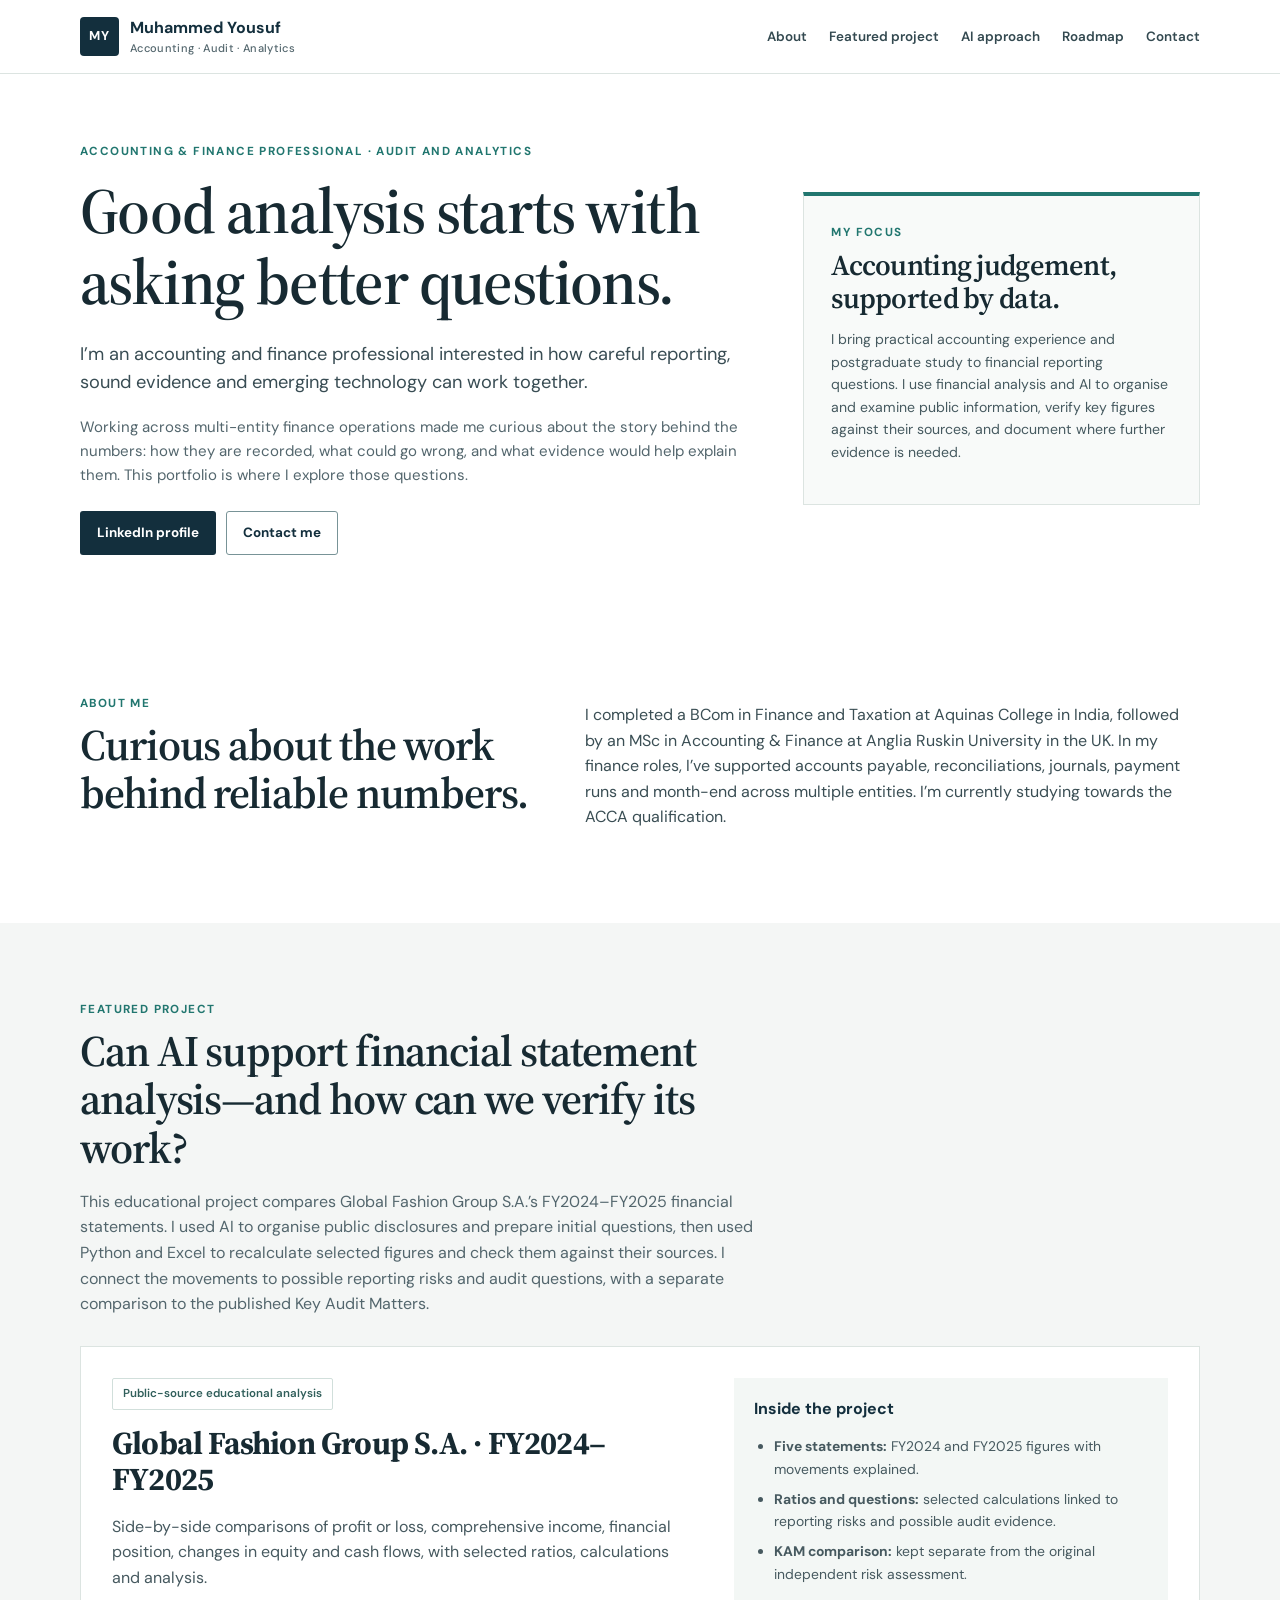
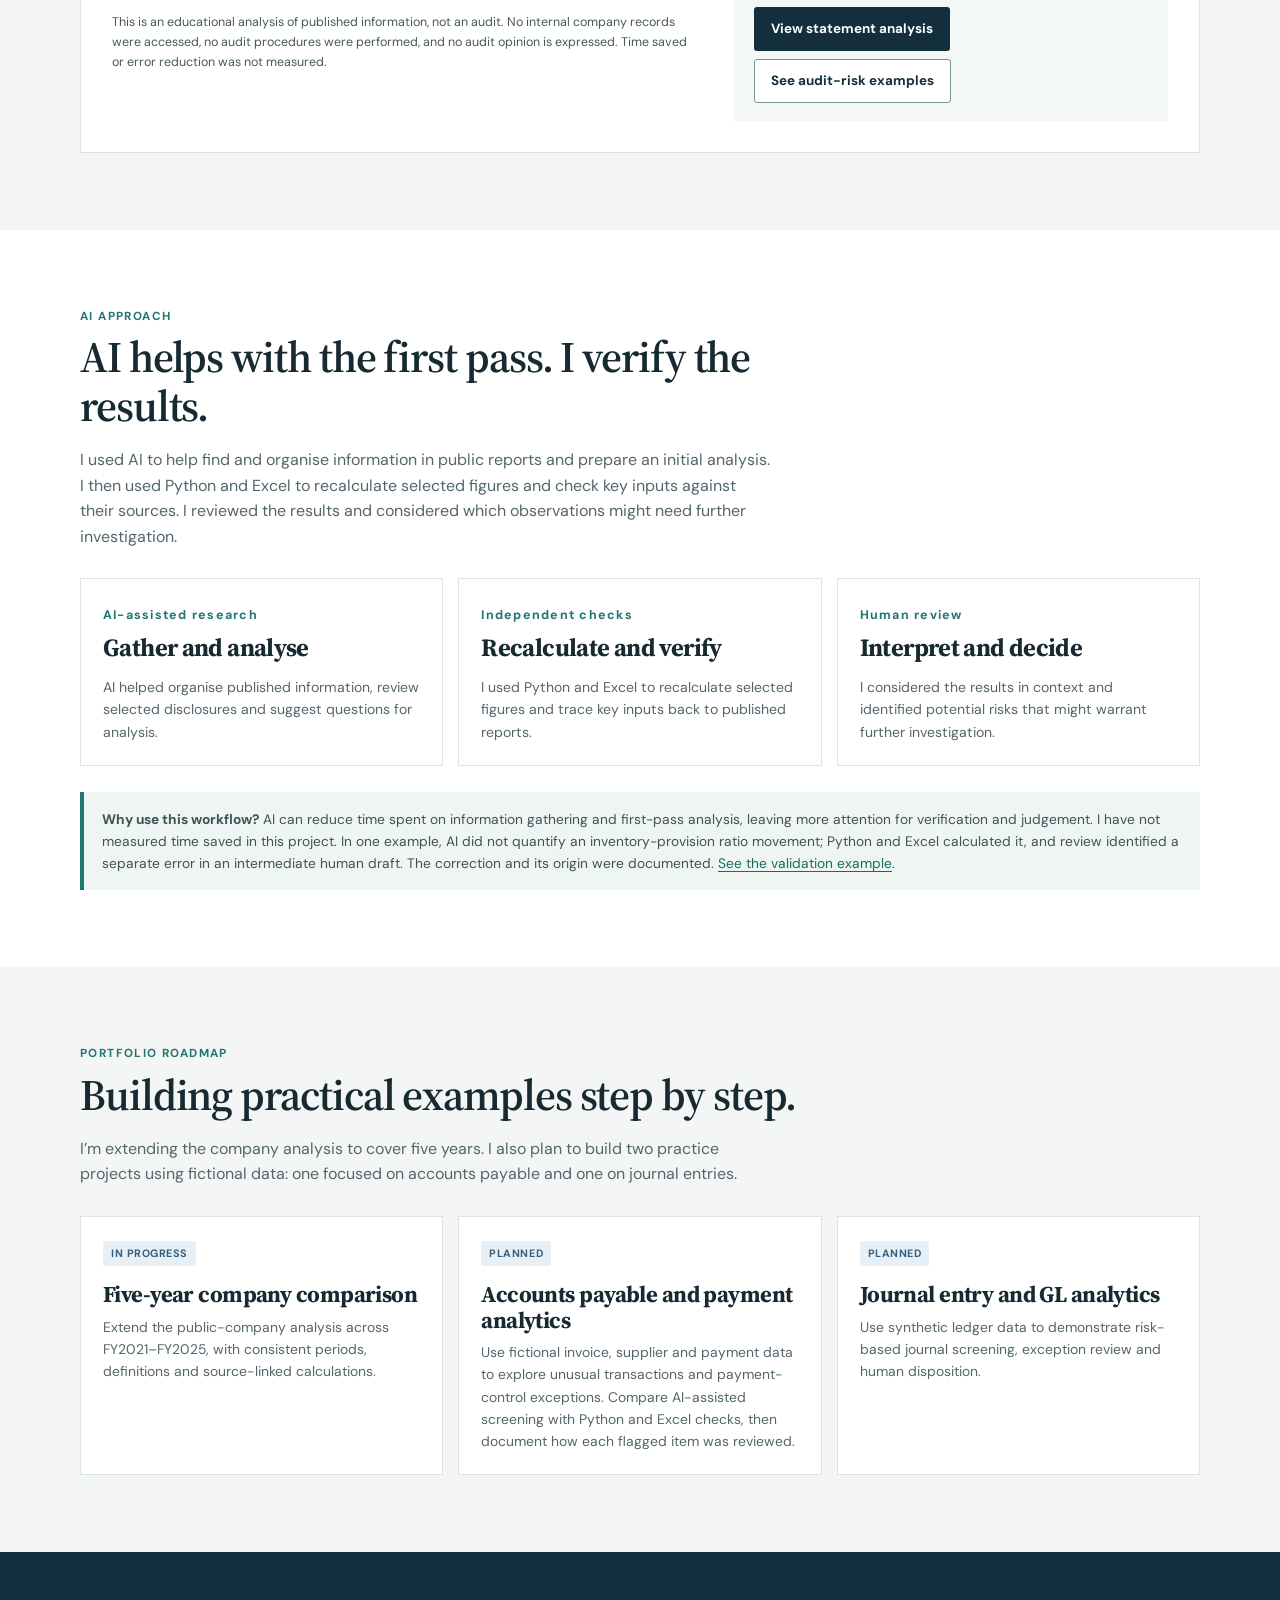
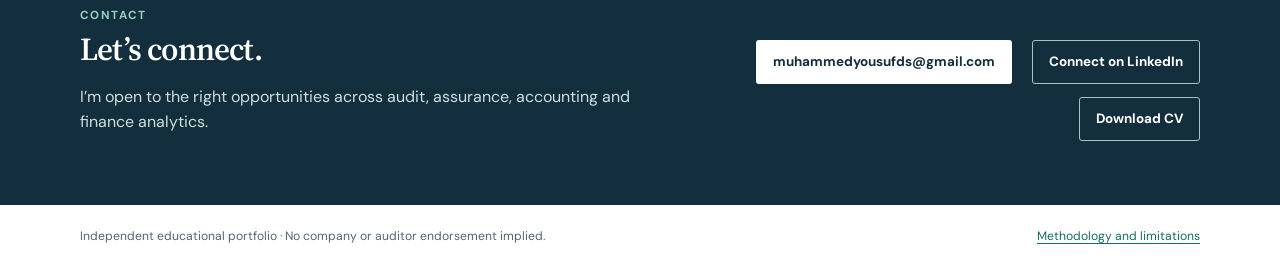
<file: index.html>
<!doctype html>
<html lang="en">
<head>
  <meta charset="utf-8">
  <meta name="viewport" content="width=device-width, initial-scale=1">
  <meta name="description" content="Muhammed Yousuf is an accounting and finance professional exploring audit, financial reporting and responsible use of data and AI.">
  <meta name="theme-color" content="#132f3d">
  <title>Muhammed Yousuf | Accounting, Audit &amp; Analytics</title>
  <link rel="preconnect" href="https://fonts.googleapis.com">
  <link rel="preconnect" href="https://fonts.gstatic.com" crossorigin>
  <link href="https://fonts.googleapis.com/css2?family=DM+Sans:wght@400;500;600;700&family=Source+Serif+4:wght@400;500;600;700&display=swap" rel="stylesheet">
  <link rel="stylesheet" href="styles.css">
  <script src="site.js" defer></script>
</head>
<body>
  <a class="skip-link" href="#main">Skip to content</a>
  <header class="topbar">
    <a class="wordmark" href="index.html"><span class="mark">MY</span><span>Muhammed Yousuf<small>Accounting · Audit · Analytics</small></span></a>
    <button class="menu-toggle" type="button" aria-expanded="false" aria-controls="primary-nav" aria-label="Open navigation">Menu</button>
    <nav id="primary-nav" aria-label="Primary navigation">
      <a href="#about">About</a>
      <a href="case-study.html">Featured project</a>
      <a href="#ai">AI approach</a>
      <a href="#roadmap">Roadmap</a>
      <a href="#contact">Contact</a>
    </nav>
  </header>

  <main id="main">
    <section class="hero recruiter-hero wrap">
      <div class="hero-copy">
        <p class="eyebrow">Accounting &amp; finance professional · Audit and analytics</p>
        <h1>Good analysis starts with asking better questions.</h1>
        <p class="lede">I’m an accounting and finance professional interested in how careful reporting, sound evidence and emerging technology can work together.</p>
        <p class="lede-small">Working across multi-entity finance operations made me curious about the story behind the numbers: how they are recorded, what could go wrong, and what evidence would help explain them. This portfolio is where I explore those questions.</p>
        <div class="actions">
          <a class="button primary" href="https://www.linkedin.com/in/muhammedyousuf111197/" target="_blank" rel="noopener">LinkedIn profile</a>
          <a class="button secondary" href="#contact">Contact me</a>
        </div>
      </div>
      <aside class="hero-panel intro-panel">
        <p class="eyebrow">My focus</p>
        <h2>Accounting judgement, supported by data.</h2>
        <p>I bring practical accounting experience and postgraduate study to financial reporting questions. I use financial analysis and AI to organise and examine public information, verify key figures against their sources, and document where further evidence is needed.</p>
      </aside>
    </section>

    <section class="section wrap recruiter-about" id="about">
      <div class="section-intro">
        <p class="eyebrow">About me</p>
        <h2>Curious about the work behind reliable numbers.</h2>
      </div>
      <div class="body-copy">
        <p>I completed a BCom in Finance and Taxation at Aquinas College in India, followed by an MSc in Accounting &amp; Finance at Anglia Ruskin University in the UK. In my finance roles, I’ve supported accounts payable, reconciliations, journals, payment runs and month-end across multiple entities. I’m currently studying towards the ACCA qualification.</p>
      </div>
    </section>

    <section class="section tinted" id="project">
      <div class="wrap">
        <div class="section-intro">
          <p class="eyebrow">Featured project</p>
          <h2>Can AI support financial statement analysis—and how can we verify its work?</h2>
          <p class="section-lede">This educational project compares Global Fashion Group S.A.’s FY2024–FY2025 financial statements. I used AI to organise public disclosures and prepare initial questions, then used Python and Excel to recalculate selected figures and check them against their sources. I connect the movements to possible reporting risks and audit questions, with a separate comparison to the published Key Audit Matters.</p>
        </div>
        <article class="feature-card recruiter-project-card">
          <div>
            <span class="tag">Public-source educational analysis</span>
            <h3>Global Fashion Group S.A. · FY2024–FY2025</h3>
            <p>Side-by-side comparisons of profit or loss, comprehensive income, financial position, changes in equity and cash flows, with selected ratios, calculations and analysis.</p>
            <p class="quiet">This is an educational analysis of published information, not an audit. No internal company records were accessed, no audit procedures were performed, and no audit opinion is expressed. Time saved or error reduction was not measured.</p>
          </div>
          <div class="feature-side">
            <p><strong>Inside the project</strong></p>
            <ul>
              <li><strong>Five statements:</strong> FY2024 and FY2025 figures with movements explained.</li>
              <li><strong>Ratios and questions:</strong> selected calculations linked to reporting risks and possible audit evidence.</li>
              <li><strong>KAM comparison:</strong> kept separate from the original independent risk assessment.</li>
            </ul>
            <a class="button primary" href="statement-analysis.html">View statement analysis</a>
            <a class="button secondary" href="case-study.html">See audit-risk examples</a>
          </div>
        </article>
      </div>
    </section>

    <section class="section wrap" id="ai">
      <div class="section-intro">
        <p class="eyebrow">AI approach</p>
        <h2>AI helps with the first pass. I verify the results.</h2>
        <p class="section-lede">I used AI to help find and organise information in public reports and prepare an initial analysis. I then used Python and Excel to recalculate selected figures and check key inputs against their sources. I reviewed the results and considered which observations might need further investigation.</p>
      </div>
      <div class="three-cards">
        <article><span class="card-number">AI-assisted research</span><h3>Gather and analyse</h3><p>AI helped organise published information, review selected disclosures and suggest questions for analysis.</p></article>
        <article><span class="card-number">Independent checks</span><h3>Recalculate and verify</h3><p>I used Python and Excel to recalculate selected figures and trace key inputs back to published reports.</p></article>
        <article><span class="card-number">Human review</span><h3>Interpret and decide</h3><p>I considered the results in context and identified potential risks that might warrant further investigation.</p></article>
      </div>
      <p class="notice-line"><strong>Why use this workflow?</strong> AI can reduce time spent on information gathering and first-pass analysis, leaving more attention for verification and judgement. I have not measured time saved in this project. In one example, AI did not quantify an inventory-provision ratio movement; Python and Excel calculated it, and review identified a separate error in an intermediate human draft. The correction and its origin were documented. <a href="methodology.html#ai-review">See the validation example</a>.</p>
    </section>

    <section class="section tinted" id="roadmap">
      <div class="wrap">
        <div class="section-intro">
          <p class="eyebrow">Portfolio roadmap</p>
          <h2>Building practical examples step by step.</h2>
          <p class="section-lede">I’m extending the company analysis to cover five years. I also plan to build two practice projects using fictional data: one focused on accounts payable and one on journal entries.</p>
        </div>
        <div class="roadmap-grid">
          <article><span class="status-label limited">In progress</span><h3>Five-year company comparison</h3><p>Extend the public-company analysis across FY2021–FY2025, with consistent periods, definitions and source-linked calculations.</p></article>
          <article><span class="status-label source">Planned</span><h3>Accounts payable and payment analytics</h3><p>Use fictional invoice, supplier and payment data to explore unusual transactions and payment-control exceptions. Compare AI-assisted screening with Python and Excel checks, then document how each flagged item was reviewed.</p></article>
          <article><span class="status-label source">Planned</span><h3>Journal entry and GL analytics</h3><p>Use synthetic ledger data to demonstrate risk-based journal screening, exception review and human disposition.</p></article>
        </div>
      </div>
    </section>

    <section class="contact-band" id="contact">
      <div class="wrap contact-inner">
        <div>
          <p class="eyebrow">Contact</p>
          <h2>Let’s connect.</h2>
          <p>I’m open to the right opportunities across audit, assurance, accounting and finance analytics.</p>
        </div>
        <div class="actions contact-actions">
          <a class="button light" href="mailto:muhammedyousufds@gmail.com">muhammedyousufds@gmail.com</a>
          <a class="button outline-light" href="https://www.linkedin.com/in/muhammedyousuf111197/" target="_blank" rel="noopener">Connect on LinkedIn</a>
          <a class="button outline-light" href="downloads/Muhammed_Yousuf_CV_2026.pdf" download>Download CV</a>
        </div>
      </div>
    </section>
  </main>
  <footer class="footer wrap">
    <span>Independent educational portfolio · No company or auditor endorsement implied.</span>
    <a href="methodology.html">Methodology and limitations</a>
  </footer>
</body>
</html>
</file>
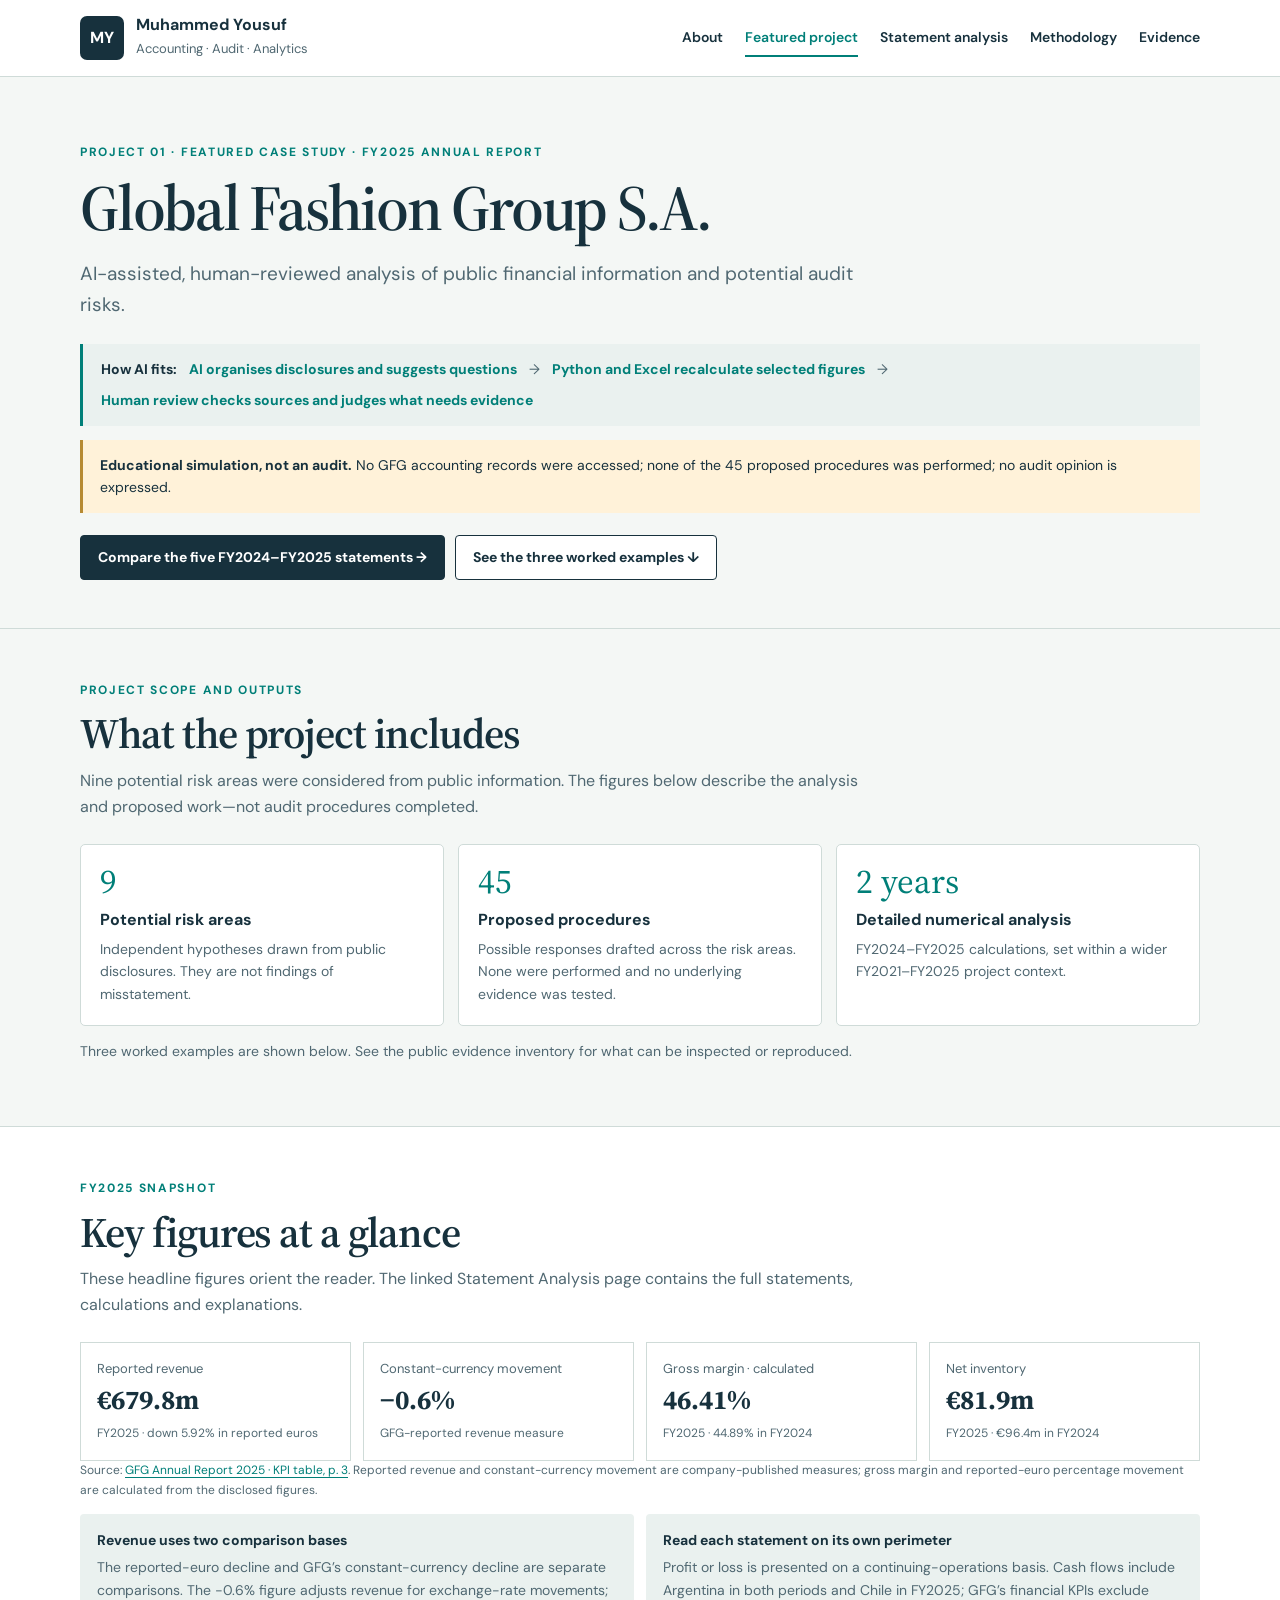
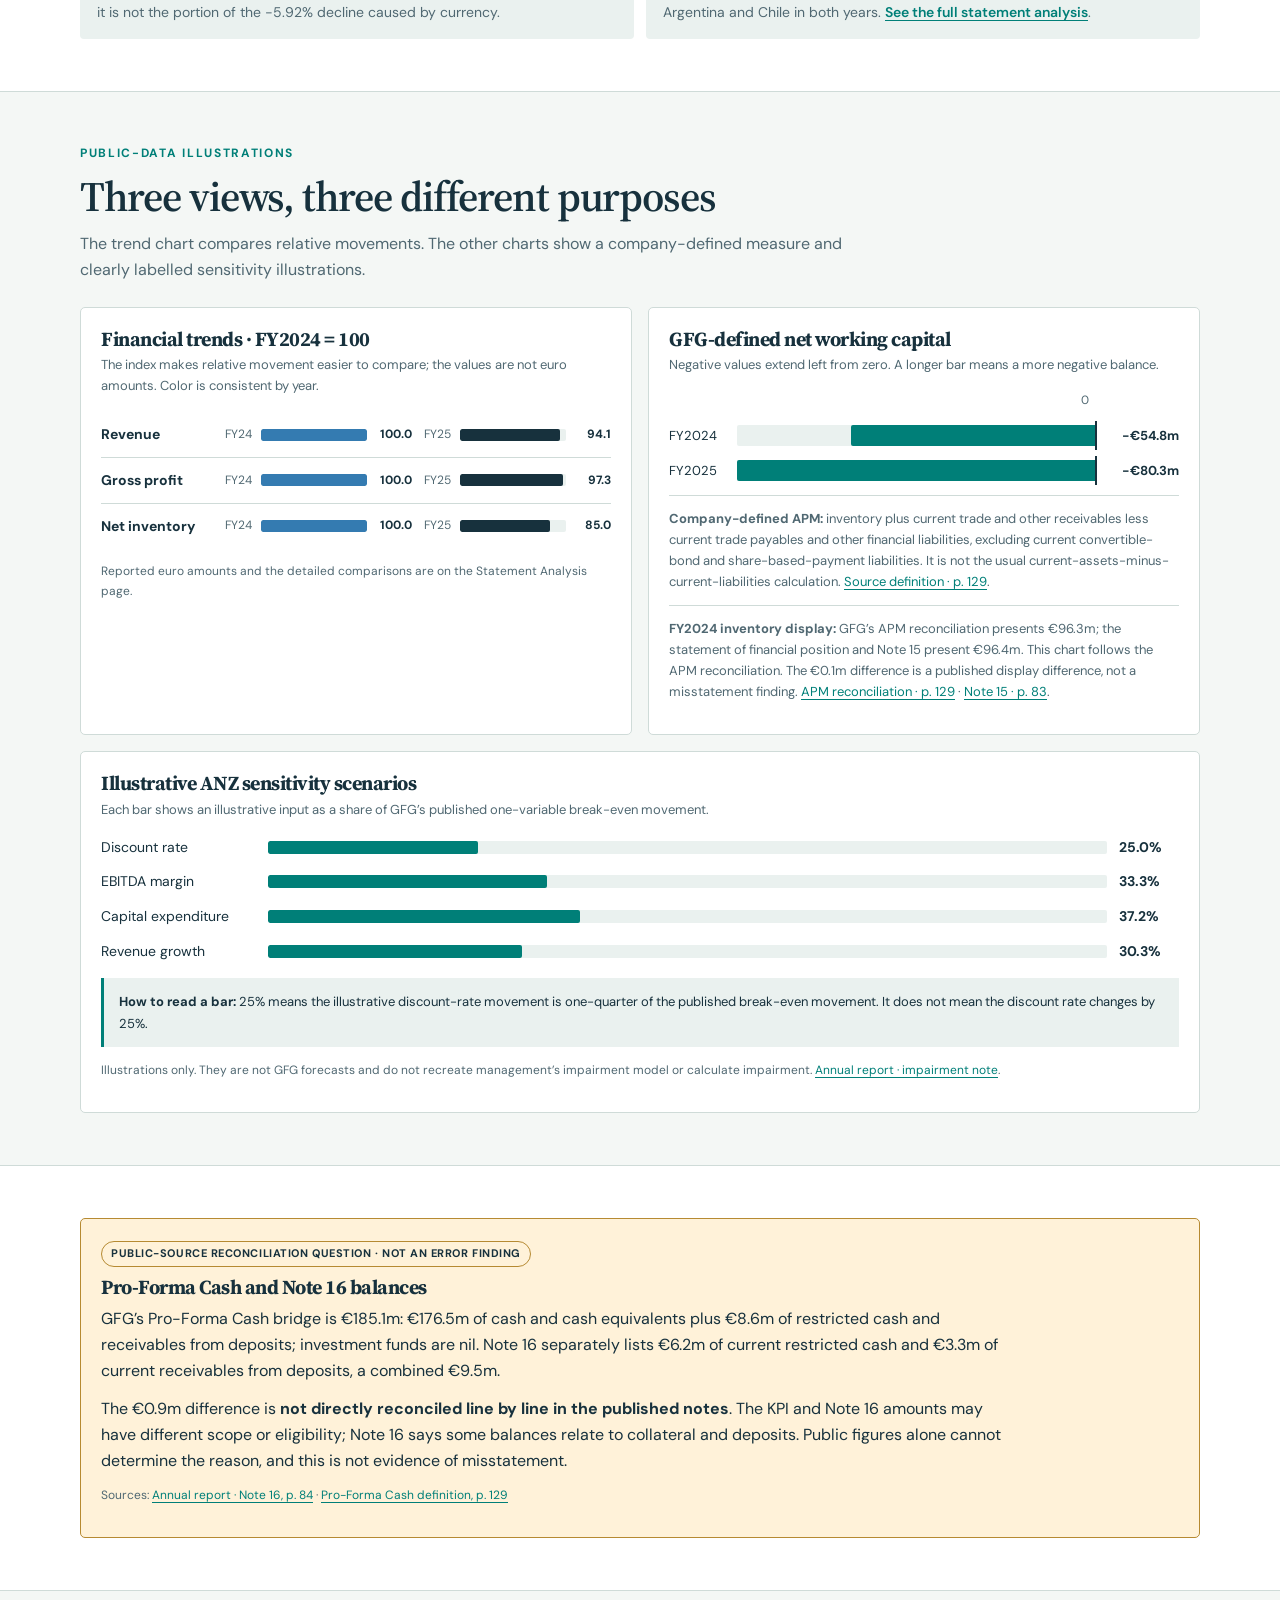
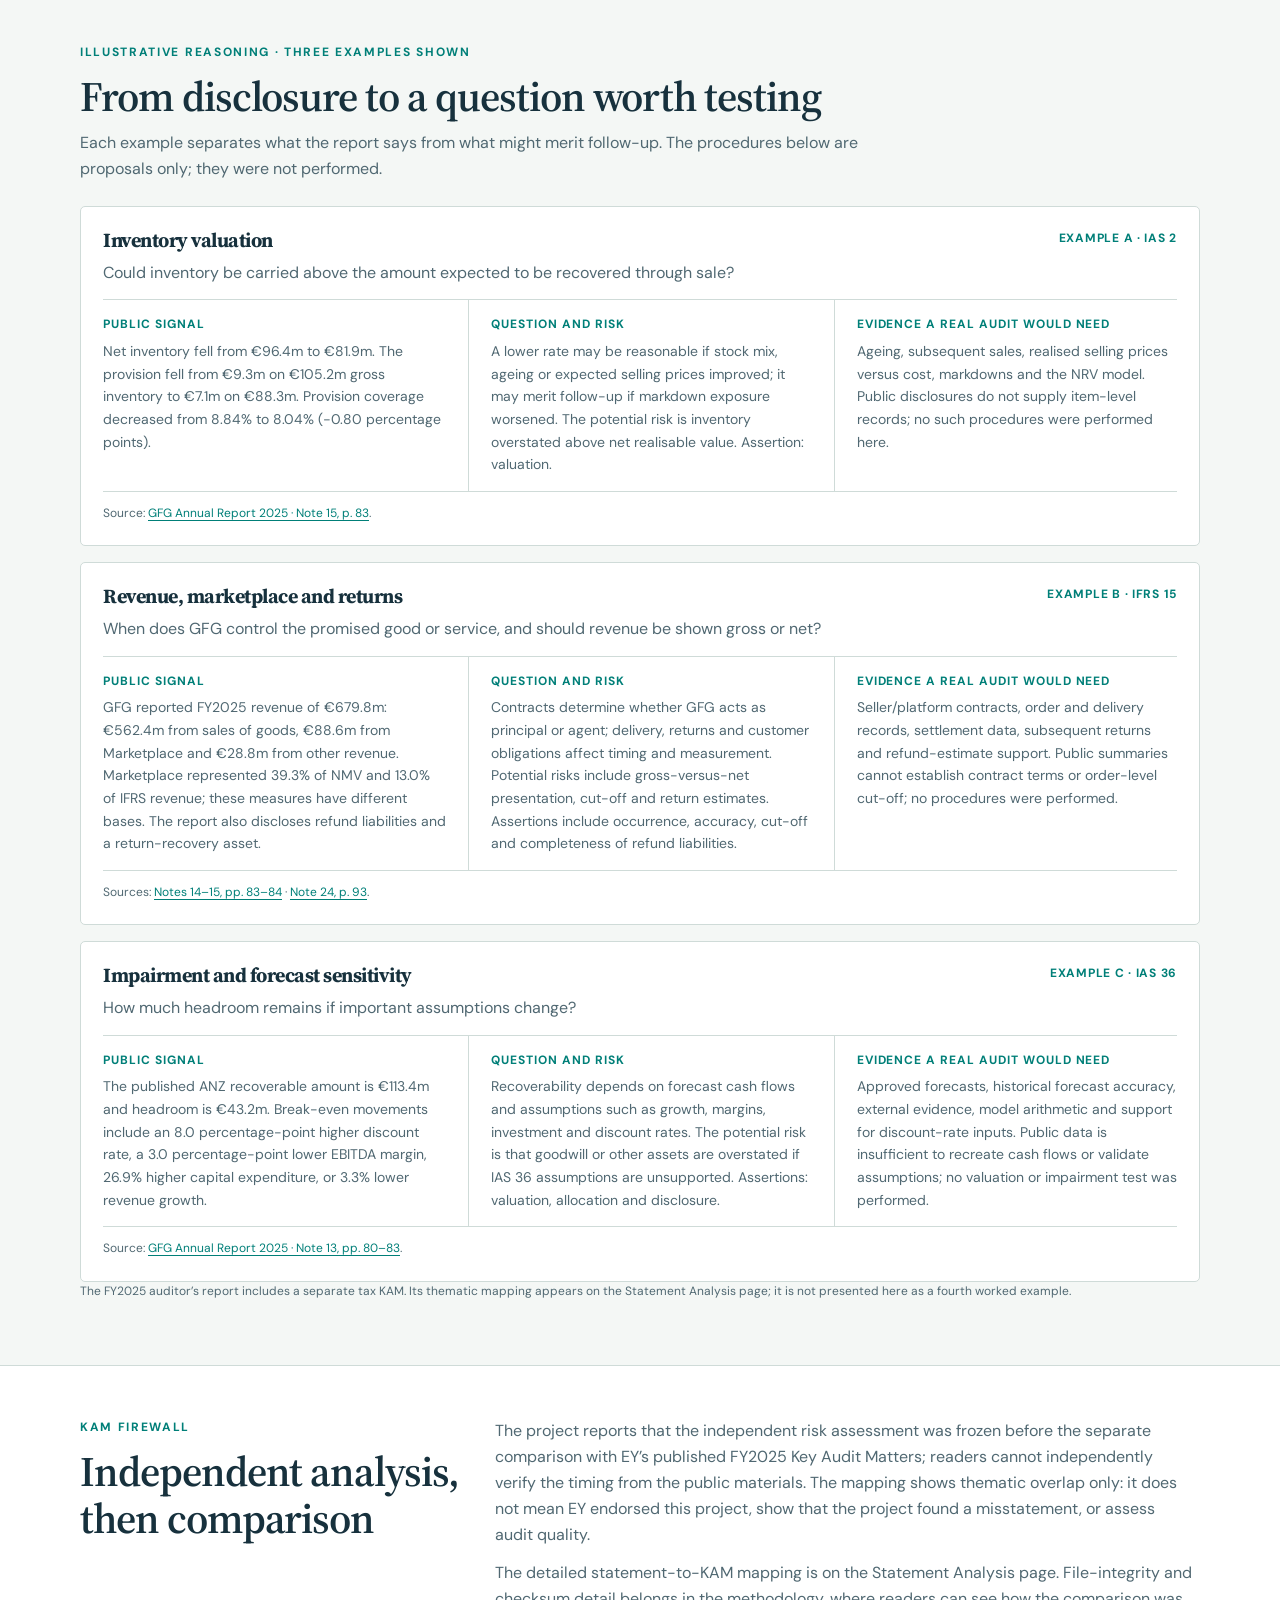
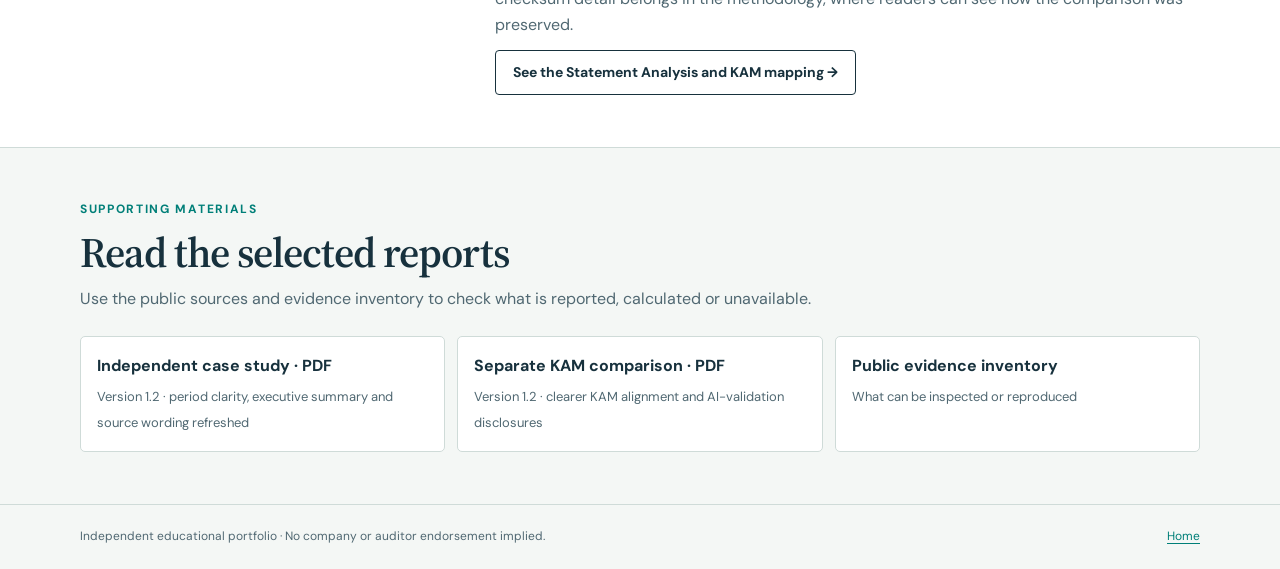
<file: case-study.html>
<!doctype html>
<html lang="en"><head><meta charset="utf-8"><meta name="viewport" content="width=device-width, initial-scale=1"><meta name="description" content="AI-assisted, human-reviewed public-source financial analysis and potential audit risks for Global Fashion Group S.A. Educational simulation, not an audit."><title>GFG Case Study | Muhammed Yousuf</title><link rel="preconnect" href="https://fonts.googleapis.com"><link rel="preconnect" href="https://fonts.gstatic.com" crossorigin><link href="https://fonts.googleapis.com/css2?family=DM+Sans:wght@400;500;600;700&family=Source+Serif+4:wght@400;500;600;700&display=swap" rel="stylesheet"><link rel="stylesheet" href="styles.css"><script src="site.js" defer></script></head>
<body><a class="skip-link" href="#main">Skip to content</a><div id="case-study-draft-v2">
  <style>
    @import url("https://fonts.googleapis.com/css2?family=DM+Sans:wght@400;500;600;700&family=Source+Serif+4:wght@500;600;700&display=swap");
    #case-study-draft-v2 {
      color-scheme: light dark;
      --cs-page: light-dark(#f4f7f5, #101a1e);
      --cs-surface: light-dark(#ffffff, #1b292e);
      --cs-soft: light-dark(#eaf1ef, #22343a);
      --cs-ink: light-dark(#17313d, #edf3f1);
      --cs-muted: light-dark(#506872, #b3c2c4);
      --cs-line: light-dark(#cfdbd8, #40545a);
      --cs-teal: light-dark(#007f78, #66d2c6);
      --cs-navy: light-dark(#17313d, #d9e8e7);
      --cs-blue: light-dark(#347bb1, #83b8e0);
      --cs-amber: light-dark(#fff2d9, #493820);
      --cs-amber-line: light-dark(#b68a32, #d8b15c);
      color: var(--cs-ink);
      background: var(--cs-page);
      font-family: "DM Sans", Arial, sans-serif;
      font-size: 16px;
      line-height: 1.62;
      min-width: 0;
      width: 100%;
      overflow-wrap: anywhere;
    }
    #case-study-draft-v2 * { box-sizing: border-box; }
    #case-study-draft-v2 a { color: var(--cs-teal); text-underline-offset: 3px; }
    #case-study-draft-v2 .cs-wrap { width: min(1120px, calc(100% - 48px)); margin-inline: auto; }
    #case-study-draft-v2 .cs-top {
      position: sticky;
      top: 0;
      z-index: 10;
      background: var(--cs-surface);
      border-bottom: 1px solid var(--cs-line);
    }
    #case-study-draft-v2 .cs-top-inner {
      min-height: 76px;
      display: flex;
      align-items: center;
      justify-content: space-between;
      gap: 22px;
    }
    #case-study-draft-v2 .cs-brand { display: flex; align-items: center; gap: 12px; color: var(--cs-ink); text-decoration: none; min-width: 220px; }
    #case-study-draft-v2 .cs-logo {
      width: 44px; height: 44px; display: grid; place-items: center;
      border-radius: 7px; background: var(--cs-navy); color: var(--cs-surface); font-weight: 700;
    }
    #case-study-draft-v2 .cs-brand strong { display: block; line-height: 1.2; }
    #case-study-draft-v2 .cs-brand small { color: var(--cs-muted); font-size: 13px; }
    #case-study-draft-v2 .cs-nav { display: flex; flex-wrap: wrap; justify-content: flex-end; gap: 8px 22px; }
    #case-study-draft-v2 .cs-nav a { color: var(--cs-ink); text-decoration: none; font-weight: 600; font-size: 14px; padding: 7px 0; }
    #case-study-draft-v2 .cs-nav a[aria-current="page"] { color: var(--cs-teal); border-bottom: 2px solid var(--cs-teal); }
    #case-study-draft-v2 .cs-hero { padding: 66px 0 48px; }
    #case-study-draft-v2 .cs-eyebrow {
      margin: 0 0 10px; color: var(--cs-teal); font-size: 12px;
      font-weight: 700; letter-spacing: .14em; text-transform: uppercase;
    }
    #case-study-draft-v2 h1, #case-study-draft-v2 h2, #case-study-draft-v2 h3 {
      margin-top: 0; color: var(--cs-ink); line-height: 1.13;
    }
    #case-study-draft-v2 h1, #case-study-draft-v2 h2, #case-study-draft-v2 .cs-serif {
      font-family: "Source Serif 4", Georgia, serif;
    }
    #case-study-draft-v2 h1 { font-size: clamp(38px, 5.2vw, 64px); letter-spacing: -.035em; margin-bottom: 14px; max-width: 900px; }
    #case-study-draft-v2 h2 { font-size: clamp(28px, 3.3vw, 42px); letter-spacing: -.025em; margin-bottom: 10px; }
    #case-study-draft-v2 h3 { font-size: 20px; margin-bottom: 8px; }
    #case-study-draft-v2 p { margin: 0 0 12px; }
    #case-study-draft-v2 .cs-lede { max-width: 780px; font-size: 19px; color: var(--cs-muted); }
    #case-study-draft-v2 .cs-ai {
      margin-top: 24px; padding: 14px 18px; background: var(--cs-soft);
      border-left: 3px solid var(--cs-teal); display: flex; flex-wrap: wrap;
      align-items: center; gap: 8px 12px; font-size: 14px;
    }
    #case-study-draft-v2 .cs-ai strong { color: var(--cs-ink); }
    #case-study-draft-v2 .cs-ai span { color: var(--cs-muted); }
    #case-study-draft-v2 .cs-ai .cs-flow { color: var(--cs-teal); font-weight: 700; }
    #case-study-draft-v2 .cs-disclaimer {
      margin-top: 14px; padding: 14px 17px; background: var(--cs-amber);
      border-left: 3px solid var(--cs-amber-line); color: var(--cs-ink); font-size: 14px;
    }
    #case-study-draft-v2 .cs-hero-actions { display: flex; flex-wrap: wrap; gap: 10px; margin-top: 22px; }
    #case-study-draft-v2 .cs-button {
      display: inline-flex; align-items: center; justify-content: center;
      min-height: 45px; padding: 10px 17px; border: 1px solid var(--cs-navy);
      border-radius: 4px; text-decoration: none; font-size: 14px; font-weight: 700;
    }
    #case-study-draft-v2 .cs-button.primary { background: var(--cs-navy); color: var(--cs-surface); }
    #case-study-draft-v2 .cs-button.secondary { color: var(--cs-ink); background: var(--cs-surface); }
    #case-study-draft-v2 .cs-section { padding: 52px 0; border-top: 1px solid var(--cs-line); }
    #case-study-draft-v2 .cs-section.cs-tint { background: var(--cs-surface); }
    #case-study-draft-v2 .cs-section-head { max-width: 780px; margin-bottom: 24px; }
    #case-study-draft-v2 .cs-section-head p:last-child { color: var(--cs-muted); }
    #case-study-draft-v2 .cs-grid-3 { display: grid; grid-template-columns: repeat(3, minmax(0, 1fr)); gap: 14px; }
    #case-study-draft-v2 .cs-card, #case-study-draft-v2 .cs-panel, #case-study-draft-v2 .cs-example, #case-study-draft-v2 .cs-resource {
      background: var(--cs-surface); border: 1px solid var(--cs-line); border-radius: 5px;
    }
    #case-study-draft-v2 .cs-card { padding: 19px; }
    #case-study-draft-v2 .cs-number { display: block; color: var(--cs-teal); font-family: "Source Serif 4", Georgia, serif; font-size: 34px; line-height: 1; margin-bottom: 9px; }
    #case-study-draft-v2 .cs-card p { margin: 0; color: var(--cs-muted); font-size: 14px; }
    #case-study-draft-v2 .cs-card .cs-card-title { display: block; font-weight: 700; margin-bottom: 5px; }
    #case-study-draft-v2 .cs-scope-foot { margin-top: 14px; color: var(--cs-muted); font-size: 14px; }
    #case-study-draft-v2 .cs-metric-grid { display: grid; grid-template-columns: repeat(4, minmax(0, 1fr)); gap: 12px; margin-top: 24px; }
    #case-study-draft-v2 .cs-metric { background: var(--cs-surface); border: 1px solid var(--cs-line); padding: 15px 16px; min-height: 102px; }
    #case-study-draft-v2 .cs-metric span { display: block; color: var(--cs-muted); font-size: 13px; }
    #case-study-draft-v2 .cs-metric strong { display: block; color: var(--cs-navy); font-family: "Source Serif 4", Georgia, serif; font-size: 27px; line-height: 1.2; margin: 5px 0 3px; }
    #case-study-draft-v2 .cs-metric small { color: var(--cs-muted); font-size: 12px; }
    #case-study-draft-v2 .cs-note-grid { display: grid; grid-template-columns: repeat(2, minmax(0, 1fr)); gap: 12px; margin-top: 14px; }
    #case-study-draft-v2 .cs-note { padding: 15px 17px; background: var(--cs-soft); border-radius: 4px; font-size: 14px; }
    #case-study-draft-v2 .cs-note strong { display: block; margin-bottom: 4px; color: var(--cs-ink); }
    #case-study-draft-v2 .cs-note p { margin: 0; color: var(--cs-muted); }
    #case-study-draft-v2 .cs-note a { font-weight: 600; }
    #case-study-draft-v2 .cs-chart-grid { display: grid; grid-template-columns: repeat(2, minmax(0, 1fr)); gap: 16px; align-items: stretch; }
    #case-study-draft-v2 .cs-panel { padding: 20px; min-width: 0; }
    #case-study-draft-v2 .cs-panel h3 { margin-bottom: 4px; }
    #case-study-draft-v2 .cs-chart-sub { color: var(--cs-muted); font-size: 13px; margin: 0 0 16px; }
    #case-study-draft-v2 .cs-trend-row { display: grid; grid-template-columns: 112px minmax(0, 1fr) minmax(0, 1fr); gap: 12px; align-items: center; padding: 11px 0; border-top: 1px solid var(--cs-line); }
    #case-study-draft-v2 .cs-trend-row:first-of-type { border-top: 0; }
    #case-study-draft-v2 .cs-trend-name { font-weight: 700; font-size: 14px; }
    #case-study-draft-v2 .cs-trend-cell { display: grid; grid-template-columns: 30px minmax(0, 1fr) 39px; align-items: center; gap: 6px; font-size: 12px; }
    #case-study-draft-v2 .cs-trend-cell > span { color: var(--cs-muted); }
    #case-study-draft-v2 .cs-trend-cell > b { text-align: right; font-size: 12px; }
    #case-study-draft-v2 .cs-track { height: 12px; background: var(--cs-soft); border-radius: 2px; overflow: hidden; }
    #case-study-draft-v2 .cs-bar { height: 100%; border-radius: 2px; }
    #case-study-draft-v2 .cs-fy24 { background: var(--cs-blue); }
    #case-study-draft-v2 .cs-fy25 { background: var(--cs-navy); }
    #case-study-draft-v2 .cs-zero-caption { display: flex; justify-content: flex-end; color: var(--cs-muted); font-size: 12px; margin: 6px 90px 8px 0; }
    #case-study-draft-v2 .cs-neg-row { display: grid; grid-template-columns: 58px minmax(0, 1fr) 72px; gap: 10px; align-items: center; margin: 14px 0; font-size: 13px; }
    #case-study-draft-v2 .cs-neg-rail { position: relative; height: 21px; background: var(--cs-soft); border-radius: 2px 0 0 2px; }
    #case-study-draft-v2 .cs-neg-bar { position: absolute; top: 0; right: 0; height: 100%; border-radius: 2px 0 0 2px; background: var(--cs-teal); }
    #case-study-draft-v2 .cs-zero { position: absolute; right: 0; top: -4px; height: 29px; border-right: 2px solid var(--cs-ink); z-index: 2; }
    #case-study-draft-v2 .cs-neg-value { text-align: right; font-weight: 700; white-space: nowrap; }
    #case-study-draft-v2 .cs-definition { margin-top: 13px; padding-top: 12px; border-top: 1px solid var(--cs-line); color: var(--cs-muted); font-size: 13px; }
    #case-study-draft-v2 .cs-full { grid-column: 1 / -1; }
    #case-study-draft-v2 .cs-sensitivity-row { display: grid; grid-template-columns: 155px minmax(0, 1fr) 60px; gap: 12px; align-items: center; margin: 12px 0; font-size: 14px; }
    #case-study-draft-v2 .cs-sens-track { height: 13px; background: var(--cs-soft); overflow: hidden; border-radius: 2px; }
    #case-study-draft-v2 .cs-sens-bar { height: 100%; background: var(--cs-teal); border-radius: 2px; }
    #case-study-draft-v2 .cs-sensitivity-example { margin: 16px 0 0; padding: 13px 15px; border-left: 3px solid var(--cs-teal); background: var(--cs-soft); font-size: 13px; }
    #case-study-draft-v2 .cs-chart-note { color: var(--cs-muted); font-size: 12px; margin-top: 14px; }
    #case-study-draft-v2 .cs-cash-callout { background: var(--cs-amber); border: 1px solid var(--cs-amber-line); border-radius: 5px; padding: 20px; }
    #case-study-draft-v2 .cs-cash-callout h3 { margin-bottom: 8px; }
    #case-study-draft-v2 .cs-cash-callout p { max-width: 900px; }
    #case-study-draft-v2 .cs-label { display: inline-block; border: 1px solid var(--cs-amber-line); border-radius: 99px; padding: 3px 9px; color: var(--cs-ink); font-size: 11px; font-weight: 700; letter-spacing: .05em; text-transform: uppercase; margin-bottom: 9px; }
    #case-study-draft-v2 .cs-source { font-size: 12px; color: var(--cs-muted); }
    #case-study-draft-v2 .cs-example { padding: 22px; margin-top: 16px; }
    #case-study-draft-v2 .cs-example-head { display: flex; align-items: flex-start; justify-content: space-between; gap: 16px; padding-bottom: 14px; border-bottom: 1px solid var(--cs-line); }
    #case-study-draft-v2 .cs-example-head p { color: var(--cs-muted); margin: 0; }
    #case-study-draft-v2 .cs-tag { flex: 0 0 auto; color: var(--cs-teal); font-size: 12px; font-weight: 700; letter-spacing: .06em; text-transform: uppercase; }
    #case-study-draft-v2 .cs-example-grid { display: grid; grid-template-columns: repeat(3, minmax(0, 1fr)); gap: 0 22px; }
    #case-study-draft-v2 .cs-example-col { padding: 15px 0; }
    #case-study-draft-v2 .cs-example-col + .cs-example-col { border-left: 1px solid var(--cs-line); padding-left: 22px; }
    #case-study-draft-v2 .cs-example-col h4 { margin: 0 0 5px; font-size: 12px; letter-spacing: .08em; text-transform: uppercase; color: var(--cs-teal); }
    #case-study-draft-v2 .cs-example-col p { margin: 0; font-size: 14px; color: var(--cs-muted); }
    #case-study-draft-v2 .cs-example-source { margin: 0; padding-top: 12px; border-top: 1px solid var(--cs-line); color: var(--cs-muted); font-size: 12px; }
    #case-study-draft-v2 .cs-kam { display: grid; grid-template-columns: minmax(0, .7fr) minmax(0, 1.3fr); gap: 36px; align-items: start; }
    #case-study-draft-v2 .cs-kam h2 { margin-bottom: 0; }
    #case-study-draft-v2 .cs-kam-copy { max-width: 700px; }
    #case-study-draft-v2 .cs-kam-copy p { color: var(--cs-muted); }
    #case-study-draft-v2 .cs-resources { display: grid; grid-template-columns: repeat(3, minmax(0, 1fr)); gap: 12px; }
    #case-study-draft-v2 .cs-resource { padding: 16px; display: block; color: var(--cs-ink); text-decoration: none; }
    #case-study-draft-v2 .cs-resource strong { display: block; margin-bottom: 4px; }
    #case-study-draft-v2 .cs-resource span { color: var(--cs-muted); font-size: 13px; }
    #case-study-draft-v2 .cs-footer { padding: 22px 0; border-top: 1px solid var(--cs-line); color: var(--cs-muted); font-size: 12px; }
    #case-study-draft-v2 .cs-footer-inner { display: flex; justify-content: space-between; gap: 16px; }
    @media (max-width: 860px) {
      #case-study-draft-v2 .cs-top-inner { align-items: flex-start; flex-direction: column; justify-content: center; padding: 14px 0; gap: 9px; }
      #case-study-draft-v2 .cs-nav { justify-content: flex-start; gap: 6px 17px; }
      #case-study-draft-v2 .cs-chart-grid { grid-template-columns: 1fr; }
      #case-study-draft-v2 .cs-metric-grid { grid-template-columns: repeat(2, minmax(0, 1fr)); }
      #case-study-draft-v2 .cs-full { grid-column: auto; }
      #case-study-draft-v2 .cs-kam { grid-template-columns: 1fr; gap: 12px; }
      #case-study-draft-v2 .cs-resources { grid-template-columns: repeat(2, minmax(0, 1fr)); }
    }
    @media (max-width: 620px) {
      #case-study-draft-v2 .cs-wrap { width: min(100% - 32px, 1120px); }
      #case-study-draft-v2 .cs-hero { padding: 42px 0 34px; }
      #case-study-draft-v2 .cs-section { padding: 38px 0; }
      #case-study-draft-v2 .cs-grid-3, #case-study-draft-v2 .cs-note-grid, #case-study-draft-v2 .cs-metric-grid { grid-template-columns: repeat(2, minmax(0, 1fr)); }
      #case-study-draft-v2 .cs-trend-row { grid-template-columns: 1fr 1fr; gap: 6px 10px; }
      #case-study-draft-v2 .cs-trend-name { grid-column: 1 / -1; }
      #case-study-draft-v2 .cs-trend-cell { grid-template-columns: 29px minmax(0, 1fr) 34px; }
      #case-study-draft-v2 .cs-example-grid { grid-template-columns: 1fr; }
      #case-study-draft-v2 .cs-example-col + .cs-example-col { border-left: 0; border-top: 1px solid var(--cs-line); padding-left: 0; }
      #case-study-draft-v2 .cs-example-col { padding: 13px 0; }
      #case-study-draft-v2 .cs-sensitivity-row { grid-template-columns: 115px minmax(0, 1fr) 53px; gap: 8px; font-size: 13px; }
      #case-study-draft-v2 .cs-resources { grid-template-columns: 1fr; }
    }
    @media (max-width: 420px) {
      #case-study-draft-v2 { font-size: 15px; }
      #case-study-draft-v2 .cs-wrap { width: calc(100% - 28px); }
      #case-study-draft-v2 .cs-grid-3, #case-study-draft-v2 .cs-note-grid, #case-study-draft-v2 .cs-metric-grid { grid-template-columns: 1fr; }
      #case-study-draft-v2 .cs-trend-cell { grid-template-columns: 28px minmax(0, 1fr) 31px; gap: 4px; font-size: 11px; }
      #case-study-draft-v2 .cs-neg-row { grid-template-columns: 50px minmax(0, 1fr) 68px; gap: 7px; }
      #case-study-draft-v2 .cs-sensitivity-row { grid-template-columns: 105px minmax(0, 1fr) 48px; gap: 6px; font-size: 12px; }
      #case-study-draft-v2 .cs-example { padding: 17px; }
      #case-study-draft-v2 .cs-example-head { display: block; }
      #case-study-draft-v2 .cs-footer-inner { flex-direction: column; }
    }
  </style>

  <header class="cs-top">
    <div class="cs-wrap cs-top-inner">
      <a class="cs-brand" href="https://muhammedyousufds.github.io/index.html">
        <span class="cs-logo">MY</span>
        <span><strong>Muhammed Yousuf</strong><small>Accounting · Audit · Analytics</small></span>
      </a>
      <nav class="cs-nav" aria-label="Primary navigation">
        <a href="https://muhammedyousufds.github.io/index.html#about">About</a>
        <a href="https://muhammedyousufds.github.io/case-study.html" aria-current="page">Featured project</a>
        <a href="https://muhammedyousufds.github.io/statement-analysis.html">Statement analysis</a>
        <a href="https://muhammedyousufds.github.io/methodology.html">Methodology</a>
        <a href="https://muhammedyousufds.github.io/evidence.html">Evidence</a>
      </nav>
    </div>
  </header>

  <main id="main">
    <section class="cs-hero">
      <div class="cs-wrap">
        <p class="cs-eyebrow">Project 01 · Featured case study · FY2025 annual report</p>
        <h1>Global Fashion Group S.A.</h1>
        <p class="cs-lede">AI-assisted, human-reviewed analysis of public financial information and potential audit risks.</p>
        <div class="cs-ai">
          <strong>How AI fits:</strong>
          <span class="cs-flow">AI organises disclosures and suggests questions</span>
          <span aria-hidden="true">→</span>
          <span class="cs-flow">Python and Excel recalculate selected figures</span>
          <span aria-hidden="true">→</span>
          <span class="cs-flow">Human review checks sources and judges what needs evidence</span>
        </div>
        <p class="cs-disclaimer"><strong>Educational simulation, not an audit.</strong> No GFG accounting records were accessed; none of the 45 proposed procedures was performed; no audit opinion is expressed.</p>
        <div class="cs-hero-actions">
          <a class="cs-button primary" href="https://muhammedyousufds.github.io/statement-analysis.html">Compare the five FY2024–FY2025 statements →</a>
          <a class="cs-button secondary" href="#examples">See the three worked examples ↓</a>
        </div>
      </div>
    </section>

    <section class="cs-section">
      <div class="cs-wrap">
        <div class="cs-section-head">
          <p class="cs-eyebrow">Project scope and outputs</p>
          <h2>What the project includes</h2>
          <p>Nine potential risk areas were considered from public information. The figures below describe the analysis and proposed work—not audit procedures completed.</p>
        </div>
        <div class="cs-grid-3">
          <article class="cs-card">
            <span class="cs-number">9</span>
            <span class="cs-card-title">Potential risk areas</span>
            <p>Independent hypotheses drawn from public disclosures. They are not findings of misstatement.</p>
          </article>
          <article class="cs-card">
            <span class="cs-number">45</span>
            <span class="cs-card-title">Proposed procedures</span>
            <p>Possible responses drafted across the risk areas. None were performed and no underlying evidence was tested.</p>
          </article>
          <article class="cs-card">
            <span class="cs-number">2 years</span>
            <span class="cs-card-title">Detailed numerical analysis</span>
            <p>FY2024–FY2025 calculations, set within a wider FY2021–FY2025 project context.</p>
          </article>
        </div>
        <p class="cs-scope-foot">Three worked examples are shown below. See the public evidence inventory for what can be inspected or reproduced.</p>
      </div>
    </section>

    <section class="cs-section cs-tint">
      <div class="cs-wrap">
        <div class="cs-section-head">
          <p class="cs-eyebrow">FY2025 snapshot</p>
          <h2>Key figures at a glance</h2>
          <p>These headline figures orient the reader. The linked Statement Analysis page contains the full statements, calculations and explanations.</p>
        </div>
        <div class="cs-metric-grid">
          <div class="cs-metric"><span>Reported revenue</span><strong>€679.8m</strong><small>FY2025 · down 5.92% in reported euros</small></div>
          <div class="cs-metric"><span>Constant-currency movement</span><strong>−0.6%</strong><small>GFG-reported revenue measure</small></div>
          <div class="cs-metric"><span>Gross margin · calculated</span><strong>46.41%</strong><small>FY2025 · 44.89% in FY2024</small></div>
          <div class="cs-metric"><span>Net inventory</span><strong>€81.9m</strong><small>FY2025 · €96.4m in FY2024</small></div>
        </div>
        <p class="cs-source">Source: <a href="https://ir.global-fashion-group.com/media/document/4253e28d-9c76-4c94-8c4a-d67607b5e277/assets/LU2010095458-JA-2025-EQ-E-00.pdf?disposition=inline#page=3">GFG Annual Report 2025 · KPI table, p. 3</a>. Reported revenue and constant-currency movement are company-published measures; gross margin and reported-euro percentage movement are calculated from the disclosed figures.</p>
        <div class="cs-note-grid">
          <div class="cs-note">
            <strong>Revenue uses two comparison bases</strong>
            <p>The reported-euro decline and GFG’s constant-currency decline are separate comparisons. The −0.6% figure adjusts revenue for exchange-rate movements; it is not the portion of the −5.92% decline caused by currency.</p>
          </div>
          <div class="cs-note">
            <strong>Read each statement on its own perimeter</strong>
            <p>Profit or loss is presented on a continuing-operations basis. Cash flows include Argentina in both periods and Chile in FY2025; GFG’s financial KPIs exclude Argentina and Chile in both years. <a href="https://muhammedyousufds.github.io/statement-analysis.html">See the full statement analysis</a>.</p>
          </div>
        </div>
      </div>
    </section>

    <section class="cs-section">
      <div class="cs-wrap">
        <div class="cs-section-head">
          <p class="cs-eyebrow">Public-data illustrations</p>
          <h2>Three views, three different purposes</h2>
          <p>The trend chart compares relative movements. The other charts show a company-defined measure and clearly labelled sensitivity illustrations.</p>
        </div>
        <div class="cs-chart-grid">
          <article class="cs-panel">
            <h3>Financial trends · FY2024 = 100</h3>
            <p class="cs-chart-sub">The index makes relative movement easier to compare; the values are not euro amounts. Color is consistent by year.</p>
            <div class="cs-trend-row">
              <span class="cs-trend-name">Revenue</span>
              <div class="cs-trend-cell"><span>FY24</span><div class="cs-track"><div class="cs-bar cs-fy24" style="width:100%"></div></div><b>100.0</b></div>
              <div class="cs-trend-cell"><span>FY25</span><div class="cs-track"><div class="cs-bar cs-fy25" style="width:94.1%"></div></div><b>94.1</b></div>
            </div>
            <div class="cs-trend-row">
              <span class="cs-trend-name">Gross profit</span>
              <div class="cs-trend-cell"><span>FY24</span><div class="cs-track"><div class="cs-bar cs-fy24" style="width:100%"></div></div><b>100.0</b></div>
              <div class="cs-trend-cell"><span>FY25</span><div class="cs-track"><div class="cs-bar cs-fy25" style="width:97.3%"></div></div><b>97.3</b></div>
            </div>
            <div class="cs-trend-row">
              <span class="cs-trend-name">Net inventory</span>
              <div class="cs-trend-cell"><span>FY24</span><div class="cs-track"><div class="cs-bar cs-fy24" style="width:100%"></div></div><b>100.0</b></div>
              <div class="cs-trend-cell"><span>FY25</span><div class="cs-track"><div class="cs-bar cs-fy25" style="width:85%"></div></div><b>85.0</b></div>
            </div>
            <p class="cs-chart-note">Reported euro amounts and the detailed comparisons are on the Statement Analysis page.</p>
          </article>

          <article class="cs-panel">
            <h3>GFG-defined net working capital</h3>
            <p class="cs-chart-sub">Negative values extend left from zero. A longer bar means a more negative balance.</p>
            <div class="cs-zero-caption">0</div>
            <div class="cs-neg-row"><span>FY2024</span><div class="cs-neg-rail"><span class="cs-neg-bar" style="width:68.2%"></span><i class="cs-zero"></i></div><span class="cs-neg-value">−€54.8m</span></div>
            <div class="cs-neg-row"><span>FY2025</span><div class="cs-neg-rail"><span class="cs-neg-bar" style="width:100%"></span><i class="cs-zero"></i></div><span class="cs-neg-value">−€80.3m</span></div>
            <p class="cs-definition"><strong>Company-defined APM:</strong> inventory plus current trade and other receivables less current trade payables and other financial liabilities, excluding current convertible-bond and share-based-payment liabilities. It is not the usual current-assets-minus-current-liabilities calculation. <a href="https://ir.global-fashion-group.com/media/document/4253e28d-9c76-4c94-8c4a-d67607b5e277/assets/LU2010095458-JA-2025-EQ-E-00.pdf?disposition=inline#page=129">Source definition · p. 129</a>.</p>
            <p class="cs-definition"><strong>FY2024 inventory display:</strong> GFG’s APM reconciliation presents €96.3m; the statement of financial position and Note 15 present €96.4m. This chart follows the APM reconciliation. The €0.1m difference is a published display difference, not a misstatement finding. <a href="https://ir.global-fashion-group.com/media/document/4253e28d-9c76-4c94-8c4a-d67607b5e277/assets/LU2010095458-JA-2025-EQ-E-00.pdf?disposition=inline#page=129" target="_blank" rel="noopener">APM reconciliation · p. 129</a> · <a href="https://ir.global-fashion-group.com/media/document/4253e28d-9c76-4c94-8c4a-d67607b5e277/assets/LU2010095458-JA-2025-EQ-E-00.pdf?disposition=inline#page=83" target="_blank" rel="noopener">Note 15 · p. 83</a>.</p>
          </article>

          <article class="cs-panel cs-full">
            <h3>Illustrative ANZ sensitivity scenarios</h3>
            <p class="cs-chart-sub">Each bar shows an illustrative input as a share of GFG’s published one-variable break-even movement.</p>
            <div class="cs-sensitivity-row"><span>Discount rate</span><div class="cs-sens-track"><div class="cs-sens-bar" style="width:25%"></div></div><strong>25.0%</strong></div>
            <div class="cs-sensitivity-row"><span>EBITDA margin</span><div class="cs-sens-track"><div class="cs-sens-bar" style="width:33.3%"></div></div><strong>33.3%</strong></div>
            <div class="cs-sensitivity-row"><span>Capital expenditure</span><div class="cs-sens-track"><div class="cs-sens-bar" style="width:37.2%"></div></div><strong>37.2%</strong></div>
            <div class="cs-sensitivity-row"><span>Revenue growth</span><div class="cs-sens-track"><div class="cs-sens-bar" style="width:30.3%"></div></div><strong>30.3%</strong></div>
            <p class="cs-sensitivity-example"><strong>How to read a bar:</strong> 25% means the illustrative discount-rate movement is one-quarter of the published break-even movement. It does not mean the discount rate changes by 25%.</p>
            <p class="cs-chart-note">Illustrations only. They are not GFG forecasts and do not recreate management’s impairment model or calculate impairment. <a href="https://ir.global-fashion-group.com/media/document/4253e28d-9c76-4c94-8c4a-d67607b5e277/assets/LU2010095458-JA-2025-EQ-E-00.pdf?disposition=inline#page=83">Annual report · impairment note</a>.</p>
          </article>
        </div>
      </div>
    </section>

    <section class="cs-section cs-tint">
      <div class="cs-wrap">
        <div class="cs-cash-callout">
          <span class="cs-label">Public-source reconciliation question · not an error finding</span>
          <h3>Pro-Forma Cash and Note 16 balances</h3>
          <p>GFG’s Pro-Forma Cash bridge is €185.1m: €176.5m of cash and cash equivalents plus €8.6m of restricted cash and receivables from deposits; investment funds are nil. Note 16 separately lists €6.2m of current restricted cash and €3.3m of current receivables from deposits, a combined €9.5m.</p>
          <p>The €0.9m difference is <strong>not directly reconciled line by line in the published notes</strong>. The KPI and Note 16 amounts may have different scope or eligibility; Note 16 says some balances relate to collateral and deposits. Public figures alone cannot determine the reason, and this is not evidence of misstatement.</p>
          <p class="cs-source">Sources: <a href="https://ir.global-fashion-group.com/media/document/4253e28d-9c76-4c94-8c4a-d67607b5e277/assets/LU2010095458-JA-2025-EQ-E-00.pdf?disposition=inline#page=84">Annual report · Note 16, p. 84</a> · <a href="https://ir.global-fashion-group.com/media/document/4253e28d-9c76-4c94-8c4a-d67607b5e277/assets/LU2010095458-JA-2025-EQ-E-00.pdf?disposition=inline#page=129">Pro-Forma Cash definition, p. 129</a></p>
        </div>
      </div>
    </section>

    <section class="cs-section" id="examples">
      <div class="cs-wrap">
        <div class="cs-section-head">
          <p class="cs-eyebrow">Illustrative reasoning · three examples shown</p>
          <h2>From disclosure to a question worth testing</h2>
          <p>Each example separates what the report says from what might merit follow-up. The procedures below are proposals only; they were not performed.</p>
        </div>

        <article class="cs-example">
          <div class="cs-example-head">
            <div><h3>Inventory valuation</h3><p>Could inventory be carried above the amount expected to be recovered through sale?</p></div>
            <span class="cs-tag">Example A · IAS 2</span>
          </div>
          <div class="cs-example-grid">
            <div class="cs-example-col"><h4>Public signal</h4><p>Net inventory fell from €96.4m to €81.9m. The provision fell from €9.3m on €105.2m gross inventory to €7.1m on €88.3m. Provision coverage decreased from 8.84% to 8.04% (−0.80 percentage points).</p></div>
            <div class="cs-example-col"><h4>Question and risk</h4><p>A lower rate may be reasonable if stock mix, ageing or expected selling prices improved; it may merit follow-up if markdown exposure worsened. The potential risk is inventory overstated above net realisable value. Assertion: valuation.</p></div>
            <div class="cs-example-col"><h4>Evidence a real audit would need</h4><p>Ageing, subsequent sales, realised selling prices versus cost, markdowns and the NRV model. Public disclosures do not supply item-level records; no such procedures were performed here.</p></div>
          </div>
          <p class="cs-example-source">Source: <a href="https://ir.global-fashion-group.com/media/document/4253e28d-9c76-4c94-8c4a-d67607b5e277/assets/LU2010095458-JA-2025-EQ-E-00.pdf?disposition=inline#page=83">GFG Annual Report 2025 · Note 15, p. 83</a>.</p>
        </article>

        <article class="cs-example">
          <div class="cs-example-head">
            <div><h3>Revenue, marketplace and returns</h3><p>When does GFG control the promised good or service, and should revenue be shown gross or net?</p></div>
            <span class="cs-tag">Example B · IFRS 15</span>
          </div>
          <div class="cs-example-grid">
            <div class="cs-example-col"><h4>Public signal</h4><p>GFG reported FY2025 revenue of €679.8m: €562.4m from sales of goods, €88.6m from Marketplace and €28.8m from other revenue. Marketplace represented 39.3% of NMV and 13.0% of IFRS revenue; these measures have different bases. The report also discloses refund liabilities and a return-recovery asset.</p></div>
            <div class="cs-example-col"><h4>Question and risk</h4><p>Contracts determine whether GFG acts as principal or agent; delivery, returns and customer obligations affect timing and measurement. Potential risks include gross-versus-net presentation, cut-off and return estimates. Assertions include occurrence, accuracy, cut-off and completeness of refund liabilities.</p></div>
            <div class="cs-example-col"><h4>Evidence a real audit would need</h4><p>Seller/platform contracts, order and delivery records, settlement data, subsequent returns and refund-estimate support. Public summaries cannot establish contract terms or order-level cut-off; no procedures were performed.</p></div>
          </div>
          <p class="cs-example-source">Sources: <a href="https://ir.global-fashion-group.com/media/document/4253e28d-9c76-4c94-8c4a-d67607b5e277/assets/LU2010095458-JA-2025-EQ-E-00.pdf?disposition=inline#page=83">Notes 14–15, pp. 83–84</a> · <a href="https://ir.global-fashion-group.com/media/document/4253e28d-9c76-4c94-8c4a-d67607b5e277/assets/LU2010095458-JA-2025-EQ-E-00.pdf?disposition=inline#page=93">Note 24, p. 93</a>.</p>
        </article>

        <article class="cs-example">
          <div class="cs-example-head">
            <div><h3>Impairment and forecast sensitivity</h3><p>How much headroom remains if important assumptions change?</p></div>
            <span class="cs-tag">Example C · IAS 36</span>
          </div>
          <div class="cs-example-grid">
            <div class="cs-example-col"><h4>Public signal</h4><p>The published ANZ recoverable amount is €113.4m and headroom is €43.2m. Break-even movements include an 8.0 percentage-point higher discount rate, a 3.0 percentage-point lower EBITDA margin, 26.9% higher capital expenditure, or 3.3% lower revenue growth.</p></div>
            <div class="cs-example-col"><h4>Question and risk</h4><p>Recoverability depends on forecast cash flows and assumptions such as growth, margins, investment and discount rates. The potential risk is that goodwill or other assets are overstated if IAS 36 assumptions are unsupported. Assertions: valuation, allocation and disclosure.</p></div>
            <div class="cs-example-col"><h4>Evidence a real audit would need</h4><p>Approved forecasts, historical forecast accuracy, external evidence, model arithmetic and support for discount-rate inputs. Public data is insufficient to recreate cash flows or validate assumptions; no valuation or impairment test was performed.</p></div>
          </div>
          <p class="cs-example-source">Source: <a href="https://ir.global-fashion-group.com/media/document/4253e28d-9c76-4c94-8c4a-d67607b5e277/assets/LU2010095458-JA-2025-EQ-E-00.pdf?disposition=inline#page=80">GFG Annual Report 2025 · Note 13, pp. 80–83</a>.</p>
        </article>
        <p class="cs-source">The FY2025 auditor’s report includes a separate tax KAM. Its thematic mapping appears on the Statement Analysis page; it is not presented here as a fourth worked example.</p>
      </div>
    </section>

    <section class="cs-section cs-tint">
      <div class="cs-wrap cs-kam">
        <div>
          <p class="cs-eyebrow">KAM firewall</p>
          <h2>Independent analysis, then comparison</h2>
        </div>
        <div class="cs-kam-copy">
          <p>The project reports that the independent risk assessment was frozen before the separate comparison with EY’s published FY2025 Key Audit Matters; readers cannot independently verify the timing from the public materials. The mapping shows thematic overlap only: it does not mean EY endorsed this project, show that the project found a misstatement, or assess audit quality.</p>
          <p>The detailed statement-to-KAM mapping is on the Statement Analysis page. File-integrity and checksum detail belongs in the methodology, where readers can see how the comparison was preserved.</p>
          <a class="cs-button secondary" href="https://muhammedyousufds.github.io/statement-analysis.html#kam-extension">See the Statement Analysis and KAM mapping →</a>
        </div>
      </div>
    </section>

    <section class="cs-section">
      <div class="cs-wrap">
        <div class="cs-section-head">
          <p class="cs-eyebrow">Supporting materials</p>
          <h2>Read the selected reports</h2>
          <p>Use the public sources and evidence inventory to check what is reported, calculated or unavailable.</p>
        </div>
        <div class="cs-resources">
          <a class="cs-resource" href="https://muhammedyousufds.github.io/downloads/independent_case_study_v1.2_author-reviewed.pdf"><strong>Independent case study · PDF</strong><span>Version 1.2 · period clarity, executive summary and source wording refreshed</span></a>
          <a class="cs-resource" href="https://muhammedyousufds.github.io/downloads/stage9_comparison_v1.2_author-reviewed.pdf"><strong>Separate KAM comparison · PDF</strong><span>Version 1.2 · clearer KAM alignment and AI-validation disclosures</span></a>
          <a class="cs-resource" href="https://muhammedyousufds.github.io/evidence.html"><strong>Public evidence inventory</strong><span>What can be inspected or reproduced</span></a>
        </div>
      </div>
    </section>
  </main>

  <footer class="cs-footer">
    <div class="cs-wrap cs-footer-inner"><span>Independent educational portfolio · No company or auditor endorsement implied.</span><a href="https://muhammedyousufds.github.io/index.html">Home</a></div>
  </footer>
</div></body></html>
</file>
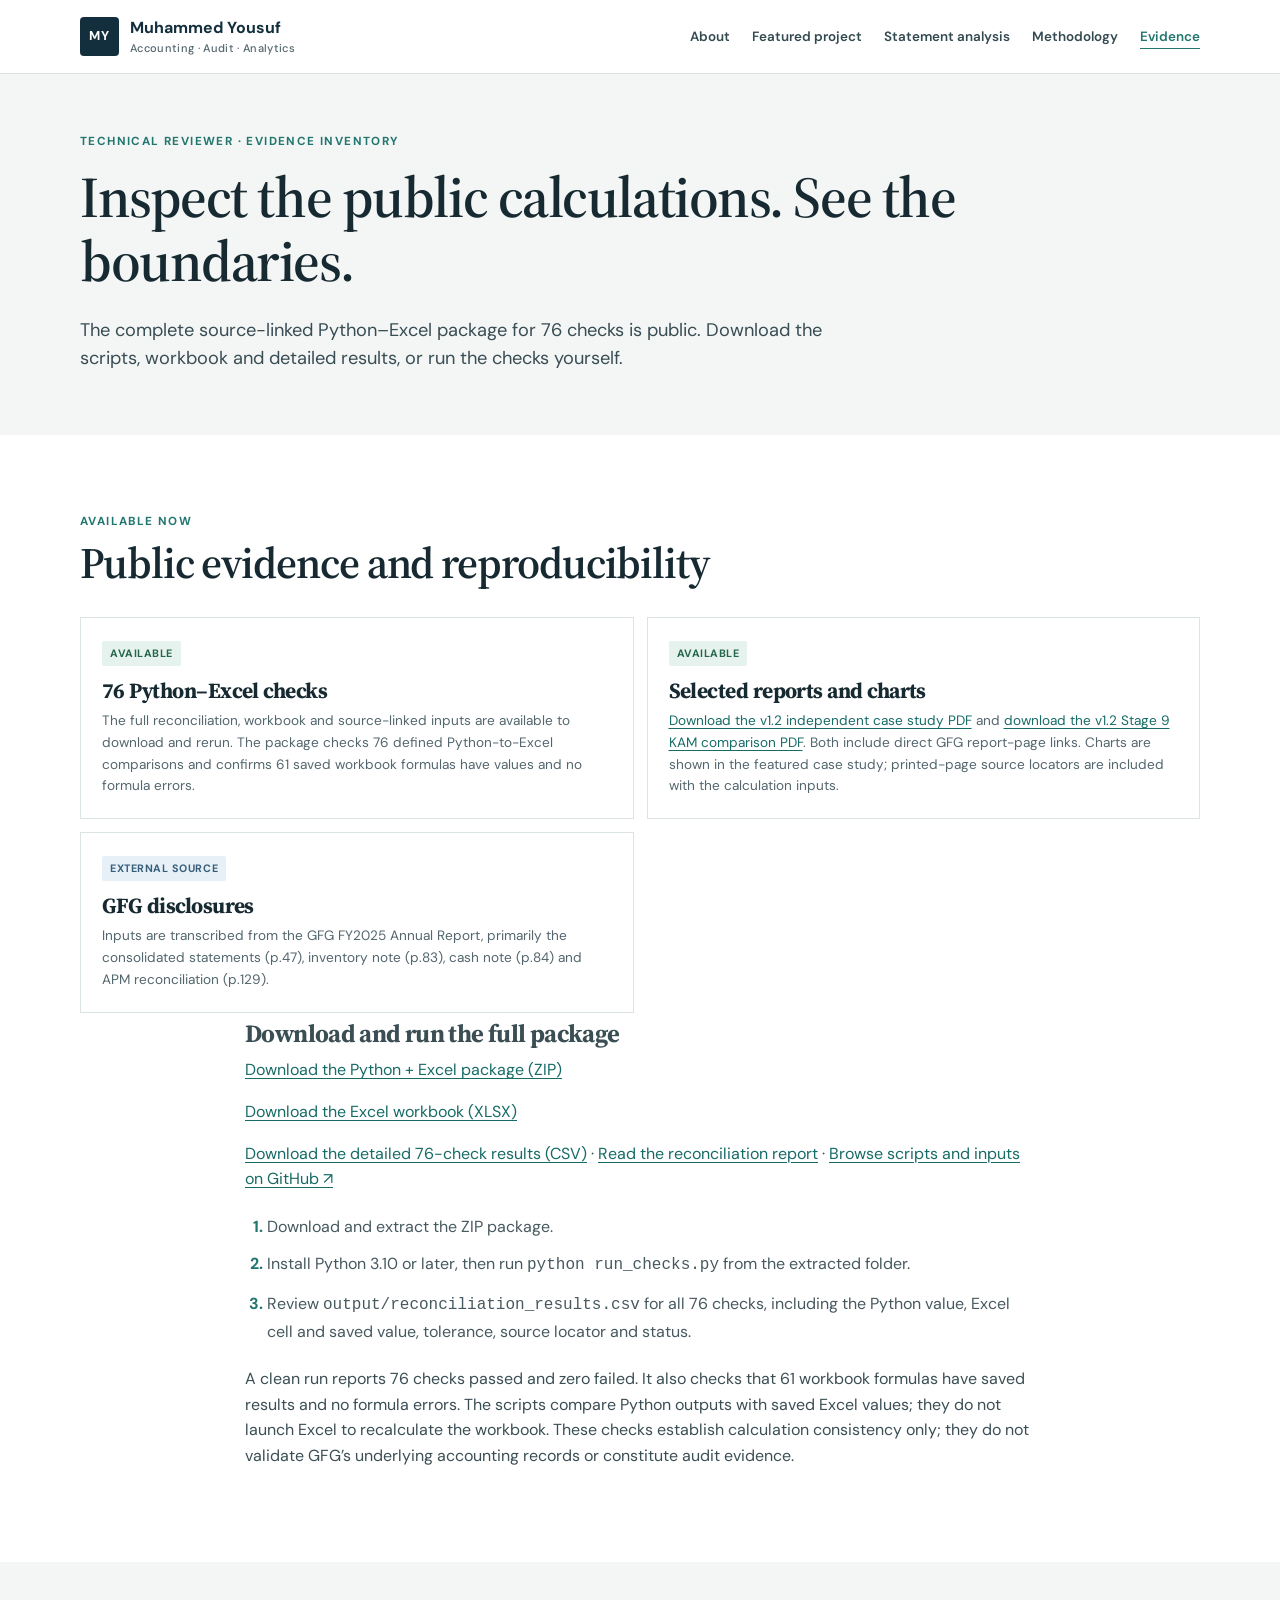
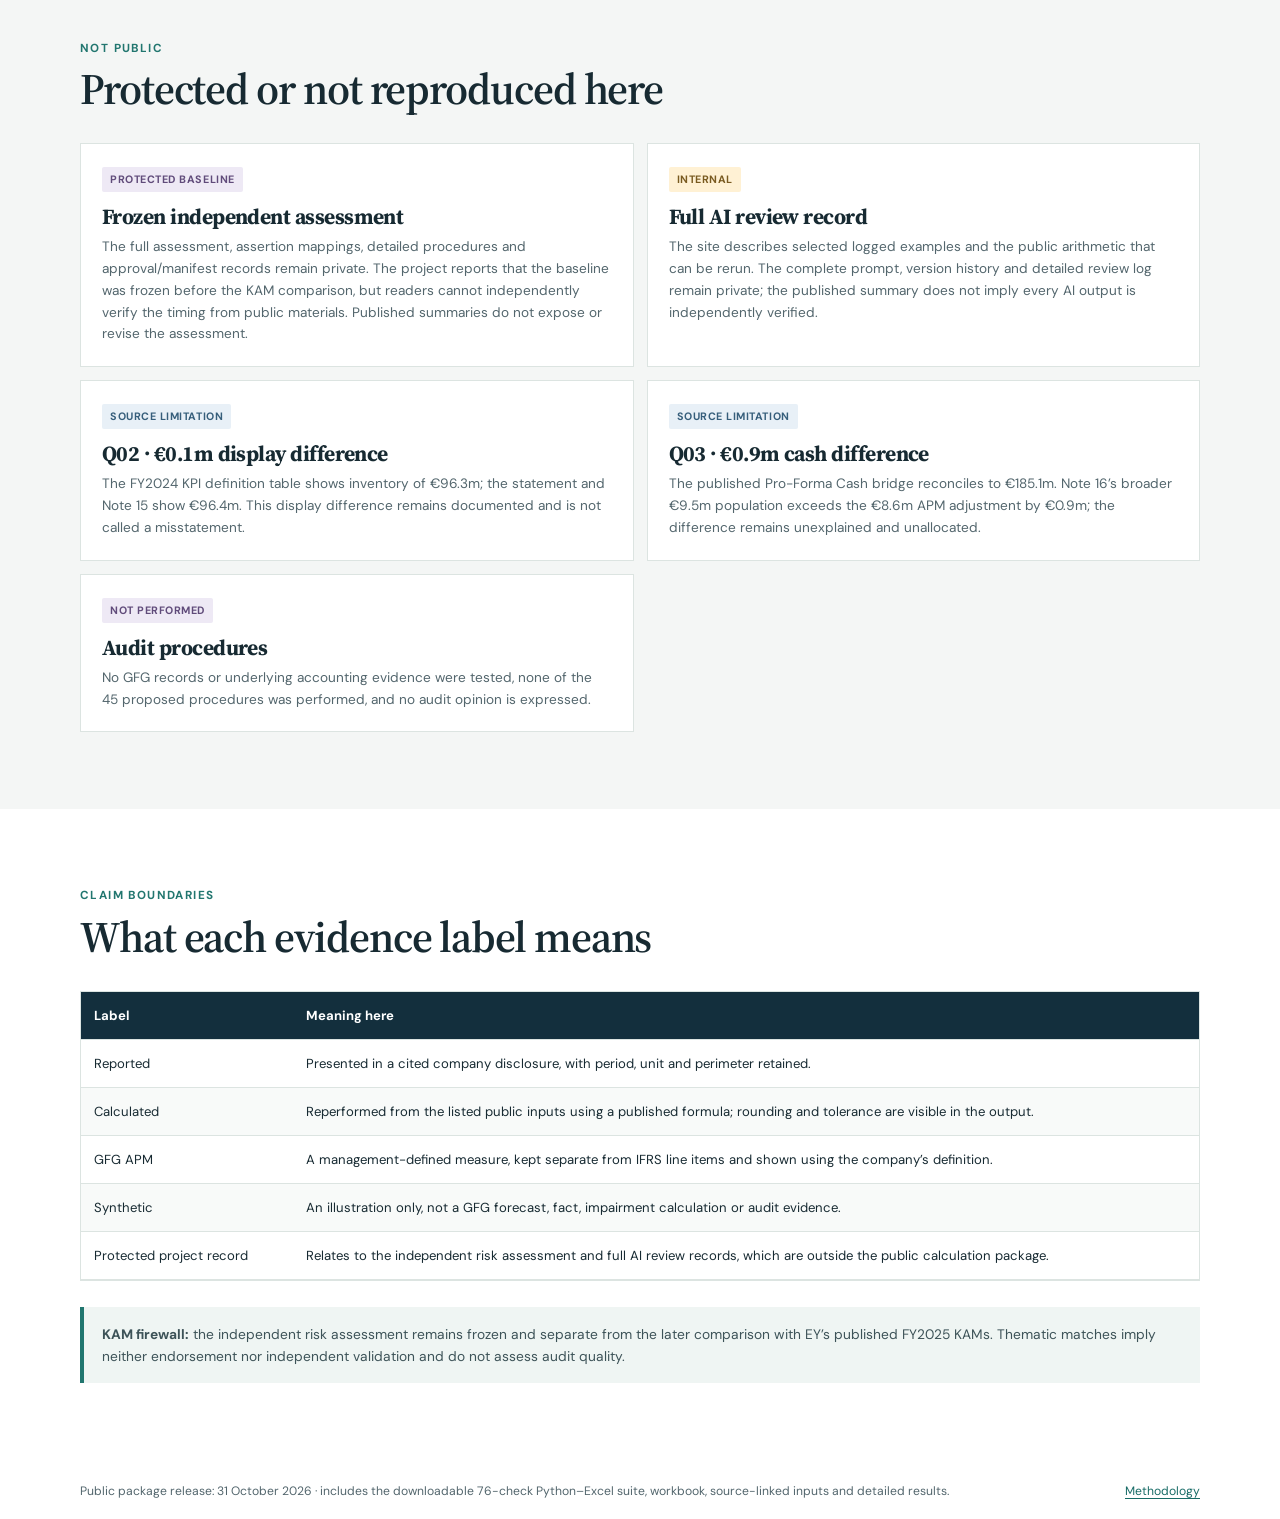
<file: evidence.html>
<!doctype html><html lang="en"><head><meta charset="utf-8"><meta name="viewport" content="width=device-width, initial-scale=1"><meta name="description" content="Public evidence inventory and reproducibility status for the GFG portfolio case study."><title>Evidence &amp; Reproducibility | Muhammed Yousuf</title><link rel="preconnect" href="https://fonts.googleapis.com"><link rel="preconnect" href="https://fonts.gstatic.com" crossorigin><link href="https://fonts.googleapis.com/css2?family=DM+Sans:wght@400;500;600;700&family=Source+Serif+4:wght@400;500;600;700&display=swap" rel="stylesheet"><link rel="stylesheet" href="styles.css"><script src="site.js" defer></script></head><body><a class="skip-link" href="#main">Skip to content</a><header class="topbar"><a class="wordmark" href="index.html"><span class="mark">MY</span><span>Muhammed Yousuf <small>Accounting · Audit · Analytics</small></span></a><button class="menu-toggle" type="button" aria-expanded="false" aria-controls="primary-nav" aria-label="Open navigation">Menu</button><nav id="primary-nav" aria-label="Primary navigation"><a href="index.html#about">About</a><a href="case-study.html">Featured project</a><a href="statement-analysis.html">Statement analysis</a><a href="methodology.html">Methodology</a><a aria-current="page" href="evidence.html">Evidence</a></nav></header><main id="main"><section class="page-hero"><div class="wrap"><p class="eyebrow">Technical reviewer · Evidence inventory</p><h1>Inspect the public calculations. See the boundaries.</h1><p class="lede">The complete source-linked Python–Excel package for 76 checks is public. Download the scripts, workbook and detailed results, or run the checks yourself.</p></div></section>
<section class="section wrap"><div class="section-intro"><p class="eyebrow">Available now</p><h2>Public evidence and reproducibility</h2></div><div class="inventory"><article><span class="inventory-status available">Available</span><h3>76 Python–Excel checks</h3><p>The full reconciliation, workbook and source-linked inputs are available to download and rerun. The package checks 76 defined Python-to-Excel comparisons and confirms 61 saved workbook formulas have values and no formula errors.</p></article><article><span class="inventory-status available">Available</span><h3>Selected reports and charts</h3><p><a href="downloads/independent_case_study_v1.2_author-reviewed.pdf" download>Download the v1.2 independent case study PDF</a> and <a href="downloads/stage9_comparison_v1.2_author-reviewed.pdf" download>download the v1.2 Stage 9 KAM comparison PDF</a>. Both include direct GFG report-page links. Charts are shown in the featured case study; printed-page source locators are included with the calculation inputs.</p></article><article><span class="inventory-status source">External source</span><h3>GFG disclosures</h3><p>Inputs are transcribed from the GFG FY2025 Annual Report, primarily the consolidated statements (p.47), inventory note (p.83), cash note (p.84) and APM reconciliation (p.129).</p></article></div><div id="reproducibility" class="body-copy narrow"><h3>Download and run the full package</h3><p><a href="downloads/GFG_Project1A_python_excel_76_checks_v1.1.zip" download>Download the Python + Excel package (ZIP)</a></p><p><a href="reproducibility/excel/GFG_Project1A_analytics_demo_v0.1.xlsx" download>Download the Excel workbook (XLSX)</a></p><p><a href="reproducibility/output/reconciliation_results.csv">Download the detailed 76-check results (CSV)</a> · <a href="reproducibility/output/calculation_reconciliation.md">Read the reconciliation report</a> · <a href="https://github.com/muhammedyousufds/muhammedyousufds.github.io/tree/main/reproducibility" target="_blank" rel="noopener">Browse scripts and inputs on GitHub ↗</a></p><ol class="checklist"><li>Download and extract the ZIP package.</li><li>Install Python 3.10 or later, then run <code>python run_checks.py</code> from the extracted folder.</li><li>Review <code>output/reconciliation_results.csv</code> for all 76 checks, including the Python value, Excel cell and saved value, tolerance, source locator and status.</li></ol><p>A clean run reports 76 checks passed and zero failed. It also checks that 61 workbook formulas have saved results and no formula errors. The scripts compare Python outputs with saved Excel values; they do not launch Excel to recalculate the workbook. These checks establish calculation consistency only; they do not validate GFG’s underlying accounting records or constitute audit evidence.</p></div></section>
<section class="section tinted"><div class="wrap"><div class="section-intro"><p class="eyebrow">Not public</p><h2>Protected or not reproduced here</h2></div><div class="inventory"><article><span class="inventory-status protected">Protected baseline</span><h3>Frozen independent assessment</h3><p>The full assessment, assertion mappings, detailed procedures and approval/manifest records remain private. The project reports that the baseline was frozen before the KAM comparison, but readers cannot independently verify the timing from public materials. Published summaries do not expose or revise the assessment.</p></article><article><span class="inventory-status internal">Internal</span><h3>Full AI review record</h3><p>The site describes selected logged examples and the public arithmetic that can be rerun. The complete prompt, version history and detailed review log remain private; the published summary does not imply every AI output is independently verified.</p></article><article><span class="inventory-status source">Source limitation</span><h3>Q02 · €0.1m display difference</h3><p>The FY2024 KPI definition table shows inventory of €96.3m; the statement and Note 15 show €96.4m. This display difference remains documented and is not called a misstatement.</p></article><article><span class="inventory-status source">Source limitation</span><h3>Q03 · €0.9m cash difference</h3><p>The published Pro-Forma Cash bridge reconciles to €185.1m. Note 16’s broader €9.5m population exceeds the €8.6m APM adjustment by €0.9m; the difference remains unexplained and unallocated.</p></article><article><span class="inventory-status boundary">Not performed</span><h3>Audit procedures</h3><p>No GFG records or underlying accounting evidence were tested, none of the 45 proposed procedures was performed, and no audit opinion is expressed.</p></article></div></div></section>
<section class="section wrap"><div class="section-intro"><p class="eyebrow">Claim boundaries</p><h2>What each evidence label means</h2></div><div class="table-wrap"><table><thead><tr><th scope="col">Label</th><th scope="col">Meaning here</th></tr></thead><tbody><tr><td>Reported</td><td>Presented in a cited company disclosure, with period, unit and perimeter retained.</td></tr><tr><td>Calculated</td><td>Reperformed from the listed public inputs using a published formula; rounding and tolerance are visible in the output.</td></tr><tr><td>GFG APM</td><td>A management-defined measure, kept separate from IFRS line items and shown using the company’s definition.</td></tr><tr><td>Synthetic</td><td>An illustration only, not a GFG forecast, fact, impairment calculation or audit evidence.</td></tr><tr><td>Protected project record</td><td>Relates to the independent risk assessment and full AI review records, which are outside the public calculation package.</td></tr></tbody></table></div><p class="notice-line"><strong>KAM firewall:</strong> the independent risk assessment remains frozen and separate from the later comparison with EY’s published FY2025 KAMs. Thematic matches imply neither endorsement nor independent validation and do not assess audit quality.</p></section></main><footer class="footer wrap"><span>Public package release: 31 October 2026 · includes the downloadable 76-check Python–Excel suite, workbook, source-linked inputs and detailed results.</span><a href="methodology.html">Methodology</a></footer></body></html>
</file>
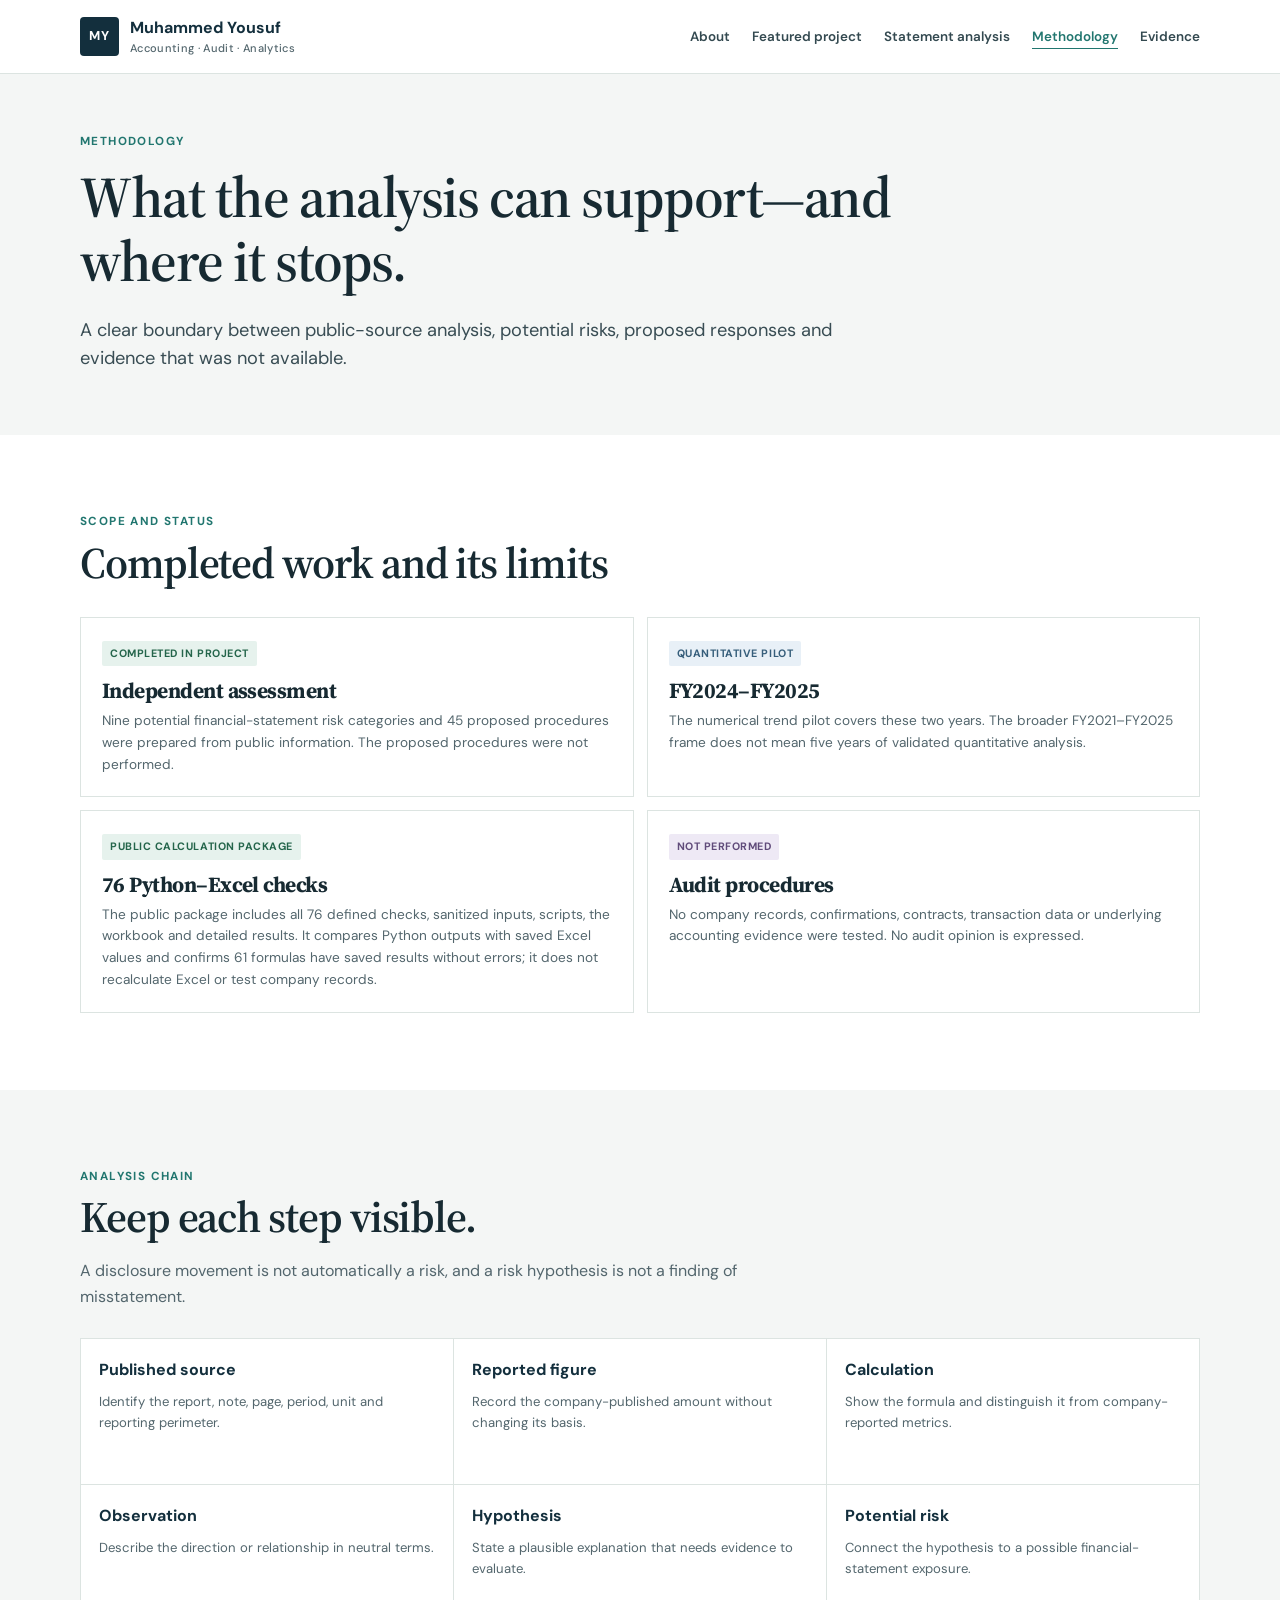
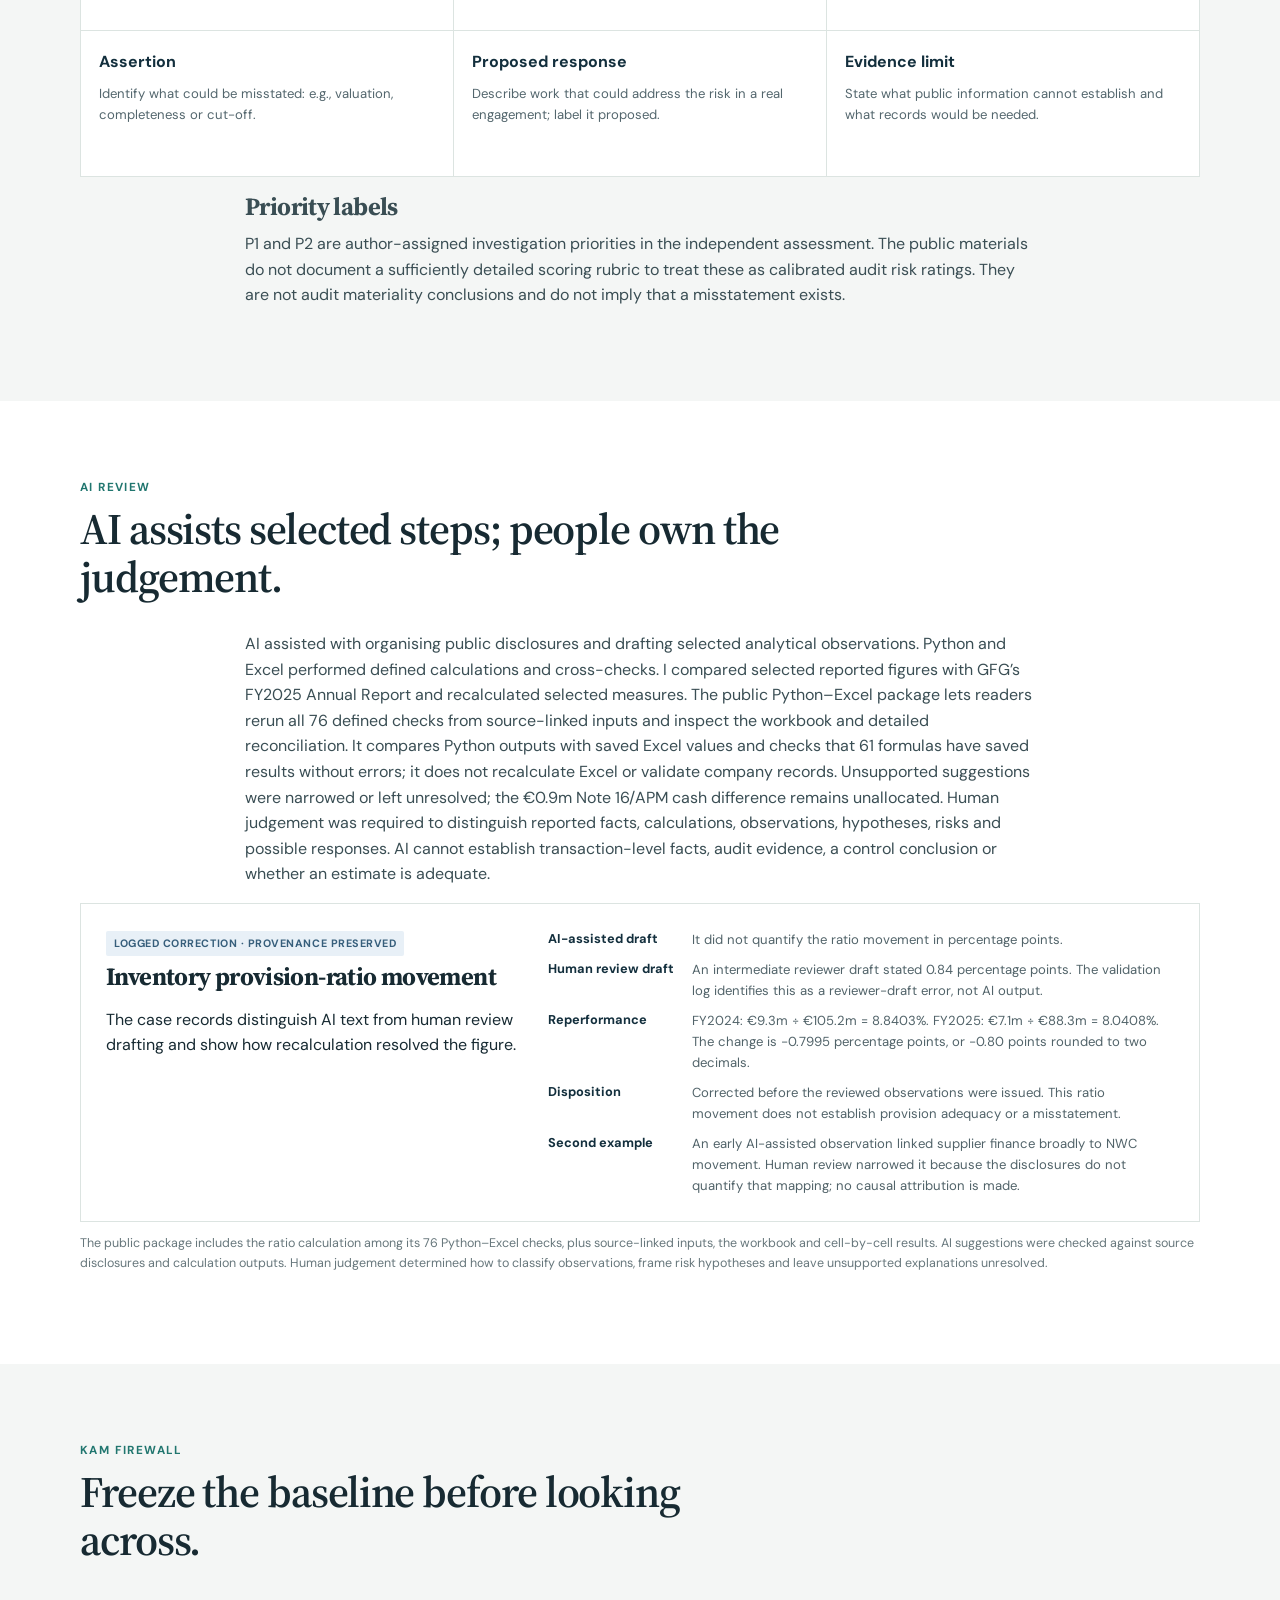
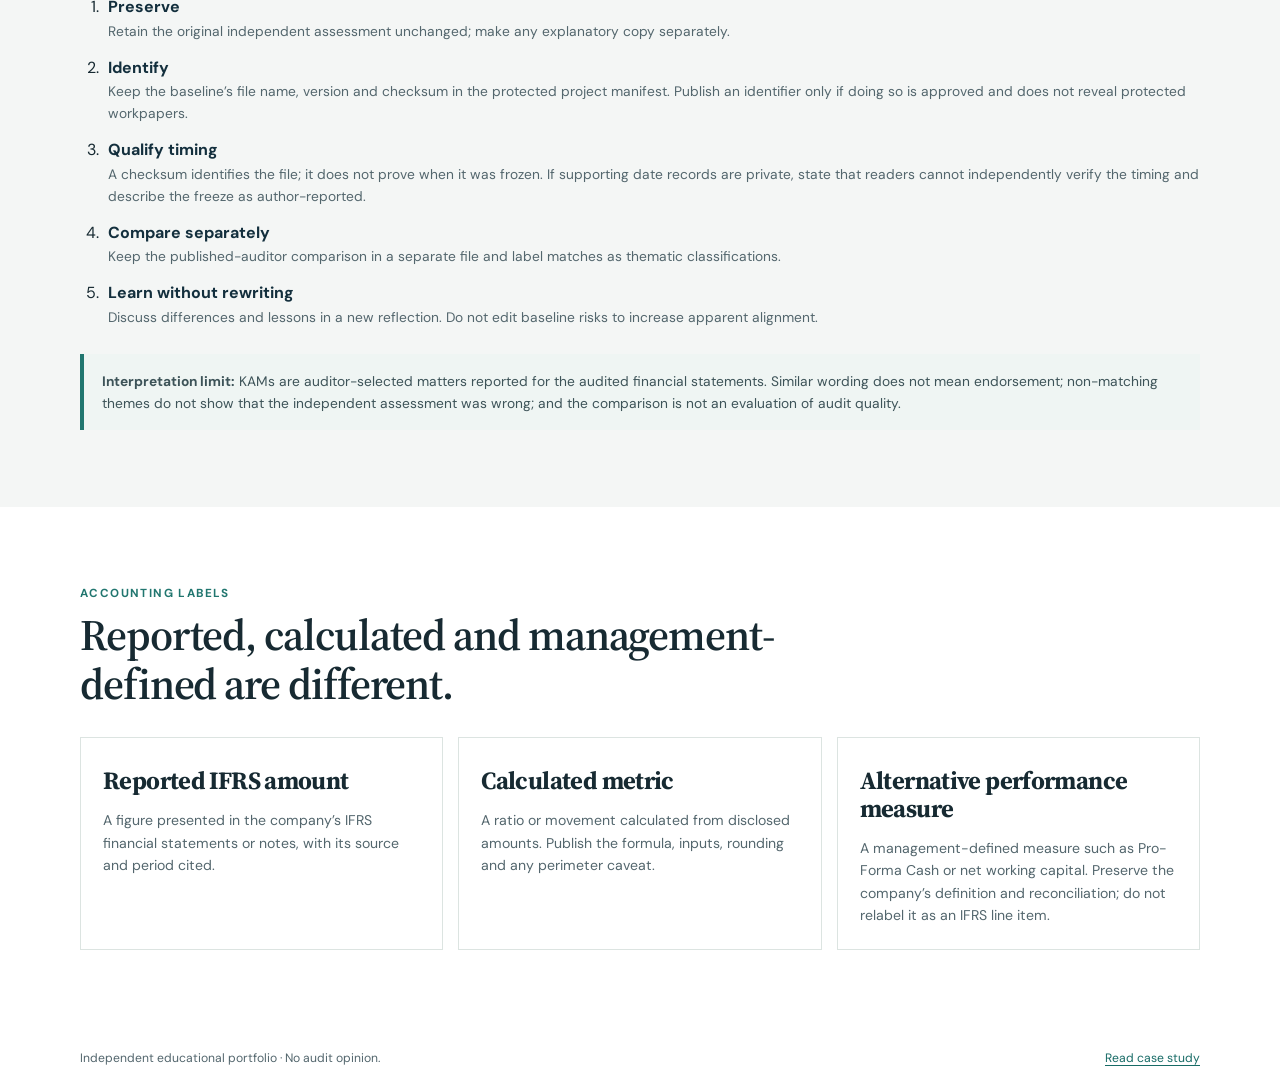
<file: methodology.html>
<!doctype html><html lang="en"><head><meta charset="utf-8"><meta name="viewport" content="width=device-width, initial-scale=1"><meta name="description" content="Methodology, scope, AI review and KAM firewall for the GFG educational portfolio project."><title>Methodology | Muhammed Yousuf</title><link rel="preconnect" href="https://fonts.googleapis.com"><link rel="preconnect" href="https://fonts.gstatic.com" crossorigin><link href="https://fonts.googleapis.com/css2?family=DM+Sans:wght@400;500;600;700&family=Source+Serif+4:wght@400;500;600;700&display=swap" rel="stylesheet"><link rel="stylesheet" href="styles.css"><script src="site.js" defer></script></head><body><a class="skip-link" href="#main">Skip to content</a><header class="topbar"><a class="wordmark" href="index.html"><span class="mark">MY</span><span>Muhammed Yousuf <small>Accounting · Audit · Analytics</small></span></a><button class="menu-toggle" type="button" aria-expanded="false" aria-controls="primary-nav" aria-label="Open navigation">Menu</button><nav id="primary-nav" aria-label="Primary navigation"><a href="index.html#about">About</a><a href="case-study.html">Featured project</a><a href="statement-analysis.html">Statement analysis</a><a aria-current="page" href="methodology.html">Methodology</a><a href="evidence.html">Evidence</a></nav></header><main id="main"><section class="page-hero"><div class="wrap"><p class="eyebrow">Methodology</p><h1>What the analysis can support—and where it stops.</h1><p class="lede">A clear boundary between public-source analysis, potential risks, proposed responses and evidence that was not available.</p></div></section>
<section class="section wrap"><div class="section-intro"><p class="eyebrow">Scope and status</p><h2>Completed work and its limits</h2></div><div class="status-grid"><article><span class="status-label done">Completed in project</span><h3>Independent assessment</h3><p>Nine potential financial-statement risk categories and 45 proposed procedures were prepared from public information. The proposed procedures were not performed.</p></article><article><span class="status-label limited">Quantitative pilot</span><h3>FY2024–FY2025</h3><p>The numerical trend pilot covers these two years. The broader FY2021–FY2025 frame does not mean five years of validated quantitative analysis.</p></article><article><span class="status-label done">Public calculation package</span><h3>76 Python–Excel checks</h3><p>The public package includes all 76 defined checks, sanitized inputs, scripts, the workbook and detailed results. It compares Python outputs with saved Excel values and confirms 61 formulas have saved results without errors; it does not recalculate Excel or test company records.</p></article><article><span class="status-label boundary">Not performed</span><h3>Audit procedures</h3><p>No company records, confirmations, contracts, transaction data or underlying accounting evidence were tested. No audit opinion is expressed.</p></article></div></section>
<section class="section tinted"><div class="wrap"><div class="section-intro"><p class="eyebrow">Analysis chain</p><h2>Keep each step visible.</h2><p class="section-lede">A disclosure movement is not automatically a risk, and a risk hypothesis is not a finding of misstatement.</p></div><ol class="chain"><li><strong>Published source</strong><span>Identify the report, note, page, period, unit and reporting perimeter.</span></li><li><strong>Reported figure</strong><span>Record the company-published amount without changing its basis.</span></li><li><strong>Calculation</strong><span>Show the formula and distinguish it from company-reported metrics.</span></li><li><strong>Observation</strong><span>Describe the direction or relationship in neutral terms.</span></li><li><strong>Hypothesis</strong><span>State a plausible explanation that needs evidence to evaluate.</span></li><li><strong>Potential risk</strong><span>Connect the hypothesis to a possible financial-statement exposure.</span></li><li><strong>Assertion</strong><span>Identify what could be misstated: e.g., valuation, completeness or cut-off.</span></li><li><strong>Proposed response</strong><span>Describe work that could address the risk in a real engagement; label it proposed.</span></li><li><strong>Evidence limit</strong><span>State what public information cannot establish and what records would be needed.</span></li></ol><div class="body-copy narrow"><h3>Priority labels</h3><p>P1 and P2 are author-assigned investigation priorities in the independent assessment. The public materials do not document a sufficiently detailed scoring rubric to treat these as calibrated audit risk ratings. They are not audit materiality conclusions and do not imply that a misstatement exists.</p></div></div></section>
<section class="section wrap" id="ai-review"><div class="section-intro"><p class="eyebrow">AI review</p><h2>AI assists selected steps; people own the judgement.</h2></div><div class="body-copy narrow"><p>AI assisted with organising public disclosures and drafting selected analytical observations. Python and Excel performed defined calculations and cross-checks. I compared selected reported figures with GFG’s FY2025 Annual Report and recalculated selected measures. The public Python–Excel package lets readers rerun all 76 defined checks from source-linked inputs and inspect the workbook and detailed reconciliation. It compares Python outputs with saved Excel values and checks that 61 formulas have saved results without errors; it does not recalculate Excel or validate company records. Unsupported suggestions were narrowed or left unresolved; the €0.9m Note 16/APM cash difference remains unallocated. Human judgement was required to distinguish reported facts, calculations, observations, hypotheses, risks and possible responses. AI cannot establish transaction-level facts, audit evidence, a control conclusion or whether an estimate is adequate.</p></div><div class="validation-example"><div><span class="status-label limited">Logged correction · provenance preserved</span><h3>Inventory provision-ratio movement</h3><p>The case records distinguish AI text from human review drafting and show how recalculation resolved the figure.</p></div><dl><dt>AI-assisted draft</dt><dd>It did not quantify the ratio movement in percentage points.</dd><dt>Human review draft</dt><dd>An intermediate reviewer draft stated 0.84 percentage points. The validation log identifies this as a reviewer-draft error, not AI output.</dd><dt>Reperformance</dt><dd>FY2024: €9.3m ÷ €105.2m = 8.8403%. FY2025: €7.1m ÷ €88.3m = 8.0408%. The change is −0.7995 percentage points, or −0.80 points rounded to two decimals.</dd><dt>Disposition</dt><dd>Corrected before the reviewed observations were issued. This ratio movement does not establish provision adequacy or a misstatement.</dd><dt>Second example</dt><dd>An early AI-assisted observation linked supplier finance broadly to NWC movement. Human review narrowed it because the disclosures do not quantify that mapping; no causal attribution is made.</dd></dl></div><p class="small-note">The public package includes the ratio calculation among its 76 Python–Excel checks, plus source-linked inputs, the workbook and cell-by-cell results. AI suggestions were checked against source disclosures and calculation outputs. Human judgement determined how to classify observations, frame risk hypotheses and leave unsupported explanations unresolved.</p></section>
<section class="section tinted" id="kam"><div class="wrap"><div class="section-intro"><p class="eyebrow">KAM firewall</p><h2>Freeze the baseline before looking across.</h2></div><ol class="firewall"><li><strong>Preserve</strong><span>Retain the original independent assessment unchanged; make any explanatory copy separately.</span></li><li><strong>Identify</strong><span>Keep the baseline’s file name, version and checksum in the protected project manifest. Publish an identifier only if doing so is approved and does not reveal protected workpapers.</span></li><li><strong>Qualify timing</strong><span>A checksum identifies the file; it does not prove when it was frozen. If supporting date records are private, state that readers cannot independently verify the timing and describe the freeze as author-reported.</span></li><li><strong>Compare separately</strong><span>Keep the published-auditor comparison in a separate file and label matches as thematic classifications.</span></li><li><strong>Learn without rewriting</strong><span>Discuss differences and lessons in a new reflection. Do not edit baseline risks to increase apparent alignment.</span></li></ol><p class="notice-line"><strong>Interpretation limit:</strong> KAMs are auditor-selected matters reported for the audited financial statements. Similar wording does not mean endorsement; non-matching themes do not show that the independent assessment was wrong; and the comparison is not an evaluation of audit quality.</p></div></section>
<section class="section wrap"><div class="section-intro"><p class="eyebrow">Accounting labels</p><h2>Reported, calculated and management-defined are different.</h2></div><div class="three-cards"><article><h3>Reported IFRS amount</h3><p>A figure presented in the company’s IFRS financial statements or notes, with its source and period cited.</p></article><article><h3>Calculated metric</h3><p>A ratio or movement calculated from disclosed amounts. Publish the formula, inputs, rounding and any perimeter caveat.</p></article><article><h3>Alternative performance measure</h3><p>A management-defined measure such as Pro-Forma Cash or net working capital. Preserve the company’s definition and reconciliation; do not relabel it as an IFRS line item.</p></article></div></section></main><footer class="footer wrap"><span>Independent educational portfolio · No audit opinion.</span><a href="case-study.html">Read case study</a></footer></body></html>
</file>
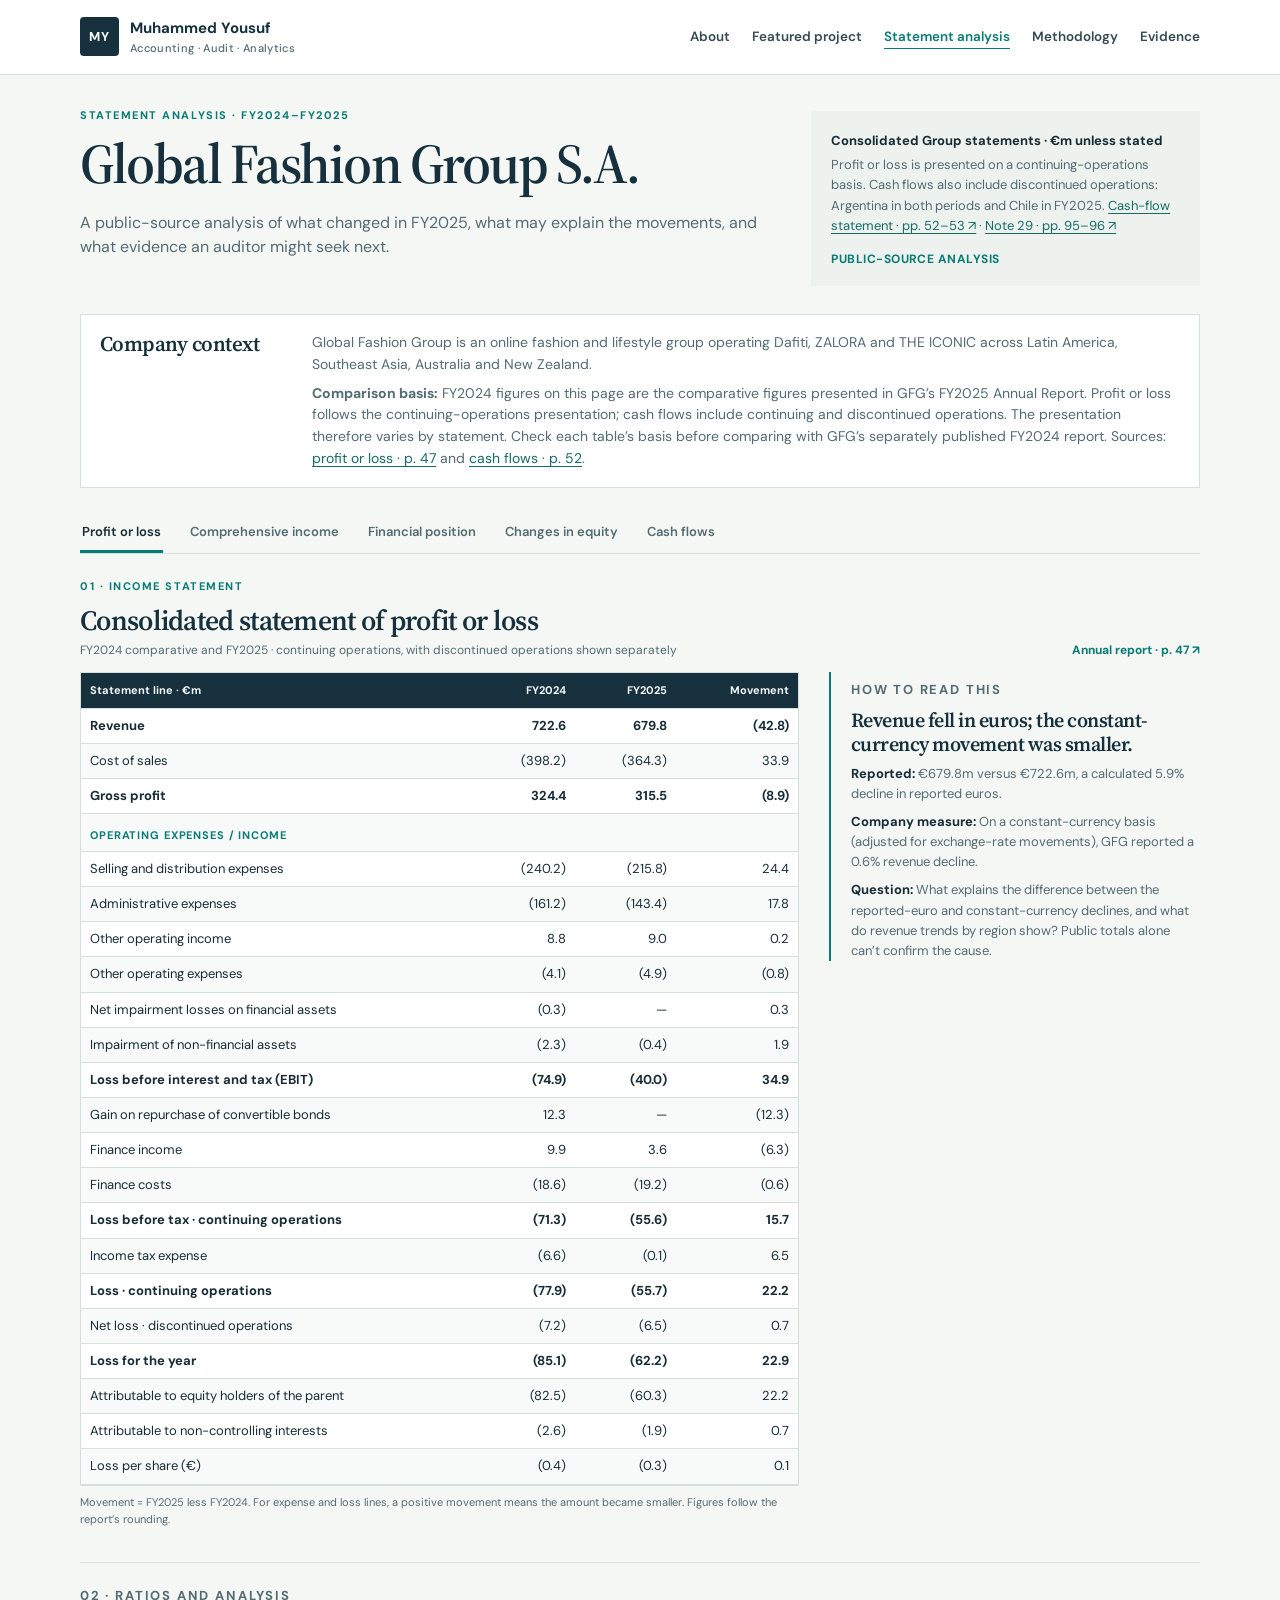
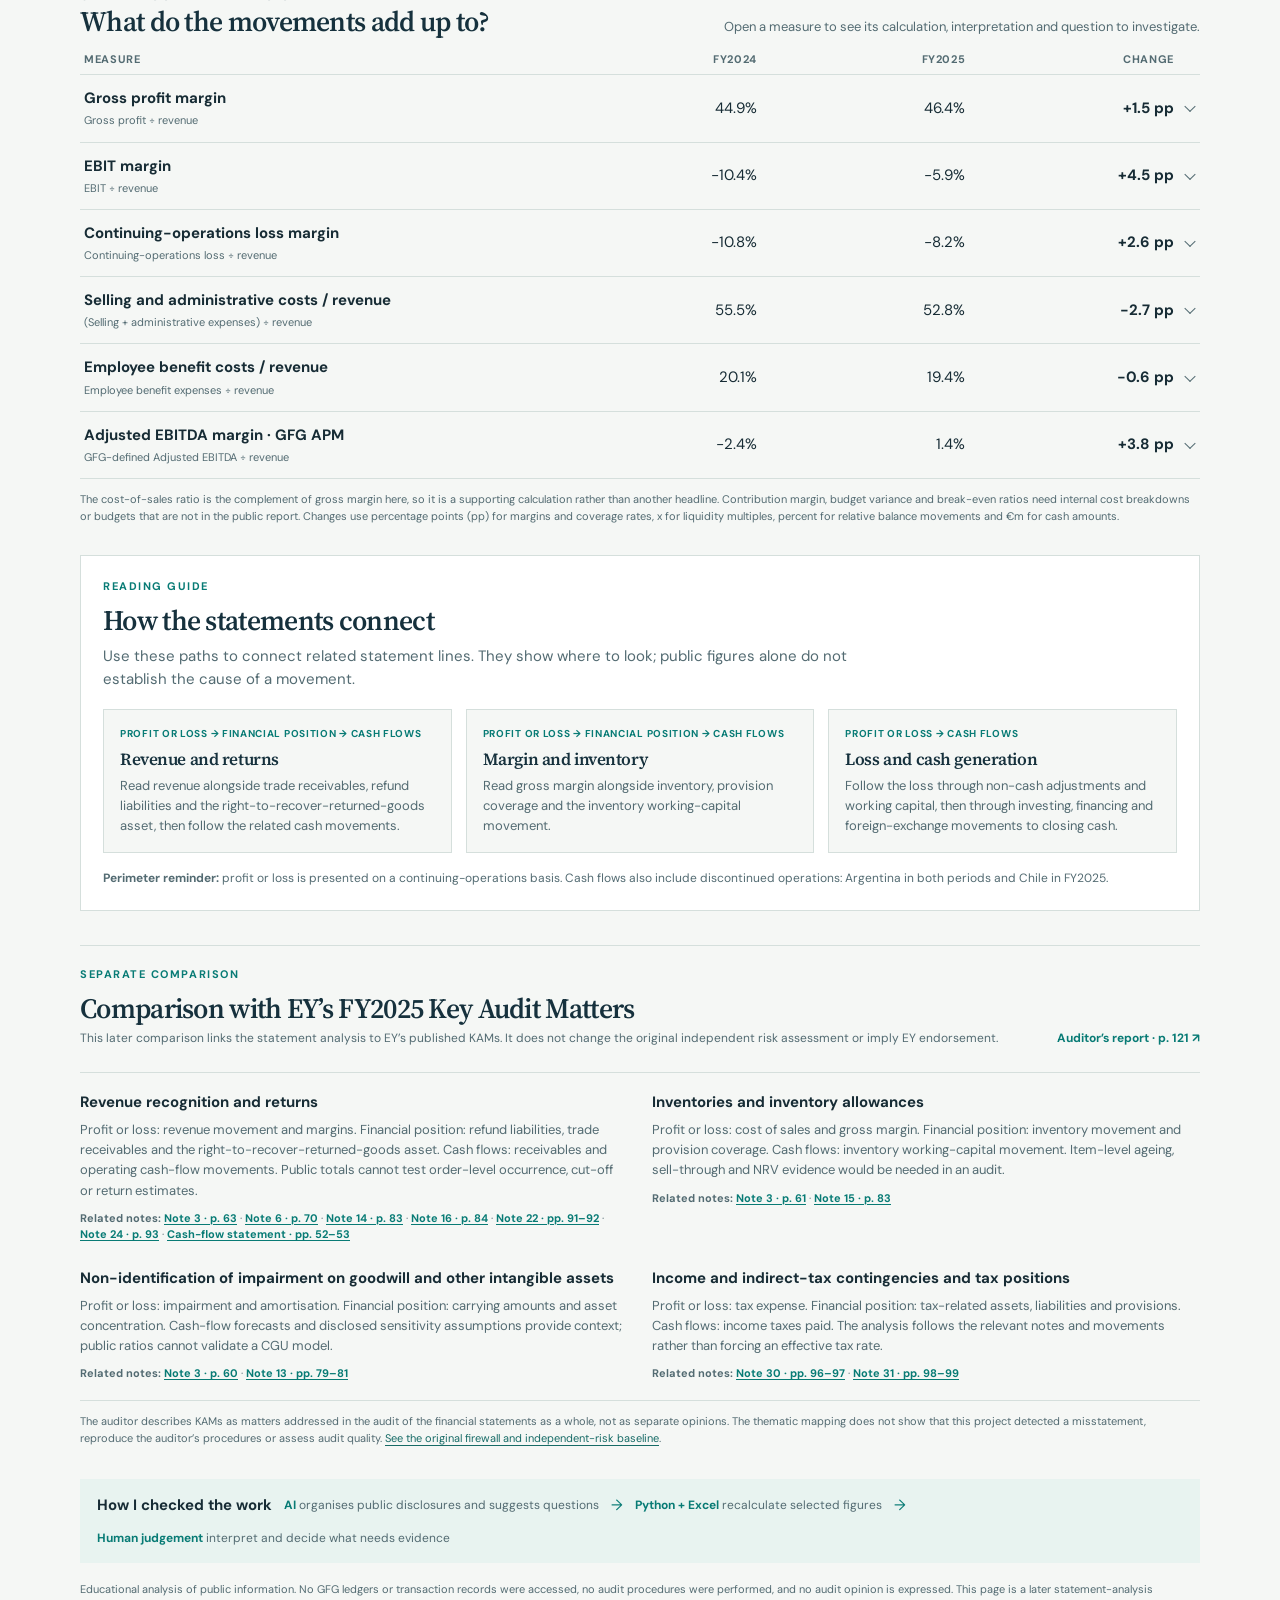
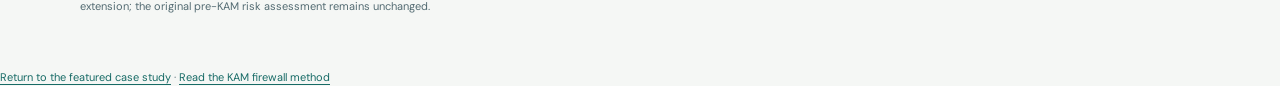
<file: statement-analysis.html>
<!doctype html>
<html lang="en">
<head>
  <meta charset="utf-8">
  <meta name="viewport" content="width=device-width, initial-scale=1">
  <meta name="description" content="A statement-by-statement FY2024–FY2025 analysis of Global Fashion Group S.A., with selected ratios, audit questions and a separate KAM comparison.">
  <meta name="theme-color" content="#ffffff">
  <title>GFG Financial Statement Analysis | Muhammed Yousuf</title>
  <link rel="preconnect" href="https://fonts.googleapis.com">
  <link rel="preconnect" href="https://fonts.gstatic.com" crossorigin>
  <link href="https://fonts.googleapis.com/css2?family=DM+Sans:wght@400;500;600;700&family=Source+Serif+4:wght@500;600;700&display=swap" rel="stylesheet">
  <link rel="stylesheet" href="styles.css">
  <script src="site.js" defer></script>
</head>
<body>
<a class="skip-link" href="#main">Skip to content</a>
<div id="gfg-statement-preview">
  <style>
    @import url("https://fonts.googleapis.com/css2?family=DM+Sans:wght@400;500;600;700&family=Source+Serif+4:wght@500;600;700&display=swap");
    #gfg-statement-preview {
      color-scheme: light dark;
      --page: light-dark(#f5f7f5, #111c20);
      --surface: light-dark(#ffffff, #1a292e);
      --ink: light-dark(#172c35, #edf3f1);
      --muted: light-dark(#536b72, #b4c1c2);
      --line: light-dark(#d5dfdc, #34474b);
      --teal: light-dark(#087b75, #68c7bd);
      --teal-soft: light-dark(#e8f3f0, #203c3b);
      --navy: light-dark(#16313d, #dcebea);
      --soft: light-dark(#edf2ef, #223238);
      background: var(--page);
      color: var(--ink);
      font-family: "DM Sans", Arial, sans-serif;
      font-size: 15px;
      line-height: 1.55;
      width: 100%;
    }
    #gfg-statement-preview * { box-sizing: border-box; }
    #gfg-statement-preview .page { max-width: 1180px; margin: 0 auto; padding: 22px 30px 36px; }
    #gfg-statement-preview .header-shell { position:sticky; top:0; z-index:5; width:100%; max-width:none; margin:0; padding:0; border-bottom:1px solid var(--line); background:var(--surface); }
    #gfg-statement-preview main.page { padding-top:0; }
    #gfg-statement-preview .topbar { position:static; display:flex; width:min(1120px,calc(100% - 56px)); min-height:74px; align-items:center; justify-content:space-between; gap:20px; margin:0 auto; padding:10px 0; border:0; background:transparent; }
    #gfg-statement-preview .brand { display:flex; align-items:center; gap:11px; font-weight:700; letter-spacing:.01em; }
    #gfg-statement-preview .monogram { display:grid; place-items:center; width:37px; height:37px; border:1px solid var(--line); color:var(--teal); font-family:"Source Serif 4", Georgia, serif; font-size:18px; font-weight:700; }
    #gfg-statement-preview .brand small { display:block; color:var(--muted); font-size:11px; font-weight:500; }
    #gfg-statement-preview .nav { display:flex; flex-wrap:wrap; gap:22px; color:var(--muted); font-size:13px; }
    #gfg-statement-preview .nav span:last-child { color:var(--ink); }
    #gfg-statement-preview .hero { grid-template-columns:minmax(0,1.6fr) minmax(285px,.9fr); gap:40px; align-items:start; padding:32px 0 28px; }
    #gfg-statement-preview .hero-copy { min-width:0; }
    #gfg-statement-preview .eyebrow { margin:0 0 10px; color:var(--teal); font-size:11px; font-weight:700; letter-spacing:.14em; text-transform:uppercase; }
    #gfg-statement-preview h1, #gfg-statement-preview h2, #gfg-statement-preview h3 { color:var(--navy); }
    #gfg-statement-preview h1 { max-width:900px; margin:0; font:600 clamp(36px,4.6vw,56px)/1.08 "Source Serif 4", Georgia, serif; letter-spacing:-.035em; }
    #gfg-statement-preview .lede { max-width:780px; margin:16px 0 0; color:var(--muted); font-size:16px; }
    #gfg-statement-preview .scope { display:block; margin:4px 0 0; padding:18px 20px; background:var(--soft); }
    #gfg-statement-preview .scope strong { color:var(--ink); font-size:13px; }
    #gfg-statement-preview .scope p { margin:3px 0 0; color:var(--muted); font-size:13px; }
    #gfg-statement-preview .scope-tag { display:block; margin-top:14px; color:var(--teal); font-size:12px; font-weight:700; letter-spacing:.04em; }
    #gfg-statement-preview .company-context { display:grid; grid-template-columns:190px minmax(0,1fr); gap:22px; margin:0 0 24px; padding:17px 19px; background:var(--surface); border:1px solid var(--line); }
    #gfg-statement-preview .company-context h2 { margin:0; font:600 21px/1.15 "Source Serif 4", Georgia, serif; }
    #gfg-statement-preview .company-context p { margin:0; color:var(--muted); font-size:14px; }
    #gfg-statement-preview .company-context p + p { margin-top:7px; }
    #gfg-statement-preview .metrics { display:grid; grid-template-columns:repeat(3,minmax(0,1fr)); margin:22px 0 28px; border-top:1px solid var(--line); border-bottom:1px solid var(--line); }
    #gfg-statement-preview .metric { padding:16px 18px 16px 0; }
    #gfg-statement-preview .metric + .metric { padding-left:18px; border-left:1px solid var(--line); }
    #gfg-statement-preview .metric-label { display:block; color:var(--muted); font-size:12px; }
    #gfg-statement-preview .metric-value { display:block; margin-top:3px; color:var(--navy); font:600 25px/1.2 "Source Serif 4", Georgia, serif; }
    #gfg-statement-preview .metric-note { display:block; margin-top:4px; color:var(--muted); font-size:12px; }
    #gfg-statement-preview .statement-tabs { position:sticky; top:74px; z-index:4; display:flex; gap:25px; border-bottom:1px solid var(--line); margin:0 0 24px; background:var(--page); }
    #gfg-statement-preview .tab-scroll-hint { display:none; }
    #gfg-statement-preview .statement-tab { border:0; border-bottom:3px solid transparent; padding:11px 2px 10px; background:transparent; color:var(--muted); font:600 13px "DM Sans", Arial, sans-serif; cursor:pointer; }
    #gfg-statement-preview .statement-tab[aria-selected="true"] { border-bottom-color:var(--teal); color:var(--ink); }
    #gfg-statement-preview .statement-tab:focus-visible, #gfg-statement-preview summary:focus-visible { outline:2px solid var(--teal); outline-offset:3px; }
    #gfg-statement-preview .panel[hidden] { display:none; }
    #gfg-statement-preview .section-heading { display:flex; justify-content:space-between; align-items:flex-end; gap:20px; margin:0 0 12px; }
    #gfg-statement-preview h2 { margin:0; font:600 28px/1.12 "Source Serif 4", Georgia, serif; }
    #gfg-statement-preview h3 { margin:0; font:600 20px/1.2 "Source Serif 4", Georgia, serif; }
    #gfg-statement-preview .caption { margin:5px 0 0; color:var(--muted); font-size:12px; }
    #gfg-statement-preview .source-link { flex:0 0 auto; color:var(--teal); font-size:12px; font-weight:700; text-decoration:none; }
    #gfg-statement-preview .statement-grid { display:grid; grid-template-columns:minmax(0,1.55fr) minmax(270px,.8fr); gap:30px; align-items:start; }
    #gfg-statement-preview .statement-grid > div, #gfg-statement-preview .table-wrap { min-width:0; max-width:100%; }
    #gfg-statement-preview .table-wrap { overflow-x:auto; }
    #gfg-statement-preview table { width:100%; border-collapse:collapse; font-size:13px; }
    #gfg-statement-preview th { padding:9px 9px; border-bottom:1px solid var(--line); color:light-dark(#f4f8f7,#17313d); font-size:11px; font-weight:700; text-align:right; white-space:nowrap; }
    #gfg-statement-preview th:first-child { text-align:left; }
    #gfg-statement-preview td { padding:7px 9px; border-bottom:1px solid var(--line); text-align:right; font-variant-numeric:tabular-nums; white-space:nowrap; }
    #gfg-statement-preview td:first-child { width:55%; text-align:left; white-space:normal; }
    #gfg-statement-preview tr.total td { color:var(--ink); font-weight:700; }
    #gfg-statement-preview tr.subhead td { padding-top:13px; color:var(--teal); font-size:11px; font-weight:700; letter-spacing:.08em; text-transform:uppercase; }
    #gfg-statement-preview .table-note { margin:8px 0 0; color:var(--muted); font-size:11px; }
    #gfg-statement-preview .analysis { padding-left:20px; border-left:2px solid var(--teal); }
    #gfg-statement-preview .analysis .eyebrow { margin-bottom:8px; }
    #gfg-statement-preview .analysis p { margin:8px 0 0; color:var(--muted); font-size:13px; }
    #gfg-statement-preview .analysis strong { color:var(--ink); }
    #gfg-statement-preview .ratio-section { margin-top:34px; padding-top:23px; border-top:1px solid var(--line); }
    #gfg-statement-preview .ratio-intro { display:flex; justify-content:space-between; align-items:flex-end; gap:16px; margin-bottom:14px; }
    #gfg-statement-preview .ratio-intro p { max-width:500px; margin:0; color:var(--muted); font-size:13px; }
    #gfg-statement-preview .ratio-list { border-top:1px solid var(--line); }
    #gfg-statement-preview .ratio-header { display:grid; grid-template-columns:minmax(185px,1.3fr) repeat(3,minmax(75px,.55fr)); gap:12px; padding:0 26px 6px 4px; color:var(--muted); font-size:11px; font-weight:700; letter-spacing:.06em; text-transform:uppercase; }
    #gfg-statement-preview .ratio-header span:not(:first-child) { text-align:right; }
    #gfg-statement-preview details.ratio { border-bottom:1px solid var(--line); }
    #gfg-statement-preview details.ratio summary { position:relative; display:grid; grid-template-columns:minmax(185px,1.3fr) repeat(3,minmax(75px,.55fr)); align-items:center; gap:12px; padding:12px 26px 12px 4px; list-style:none; cursor:pointer; }
    #gfg-statement-preview details.ratio summary::-webkit-details-marker { display:none; }
    #gfg-statement-preview details.ratio summary::after { content:""; position:absolute; top:50%; right:6px; width:7px; height:7px; border-right:1.5px solid var(--muted); border-bottom:1.5px solid var(--muted); transform:translateY(-70%) rotate(45deg); transition:transform .16s ease; }
    #gfg-statement-preview details.ratio[open] summary::after { transform:translateY(-25%) rotate(225deg); }
    #gfg-statement-preview .ratio-name { color:var(--ink); font-weight:700; }
    #gfg-statement-preview .ratio-formula { display:block; margin-top:2px; color:var(--muted); font-size:11px; font-weight:400; }
    #gfg-statement-preview .ratio-number { color:var(--ink); text-align:right; font-variant-numeric:tabular-nums; white-space:nowrap; }
    #gfg-statement-preview .ratio-change { color:var(--ink); font-weight:700; }
    #gfg-statement-preview .ratio-body { padding:0 4px 14px; color:var(--muted); font-size:13px; }
    #gfg-statement-preview .ratio-body p { margin:5px 0; }
    #gfg-statement-preview .ratio-body strong { color:var(--ink); }
    #gfg-statement-preview .minor-note { margin:12px 0 0; color:var(--muted); font-size:11px; }
    #gfg-statement-preview #kam-extension { margin-top:28px; padding-top:20px; border-top:1px solid var(--line); }
    #gfg-statement-preview .method-strip { display:flex; flex-wrap:wrap; align-items:center; gap:12px; margin-top:32px; padding:15px 17px; background:var(--teal-soft); }
    #gfg-statement-preview .method-strip strong { color:var(--ink); }
    #gfg-statement-preview .method-step { color:var(--muted); font-size:12px; }
    #gfg-statement-preview .method-step b { color:var(--teal); }
    #gfg-statement-preview .separator { color:var(--teal); }
    #gfg-statement-preview .footer-note { margin:18px 0 0; color:var(--muted); font-size:11px; }
    #gfg-statement-preview .preview-label { display:inline-block; margin-left:9px; color:var(--teal); font:700 11px "DM Sans", Arial, sans-serif; letter-spacing:.1em; text-transform:uppercase; vertical-align:middle; }
    #gfg-statement-preview .preview-copy { max-width:720px; margin:8px 0 18px; color:var(--muted); font-size:13px; }
    #gfg-statement-preview .preview-focus { display:grid; grid-template-columns:repeat(3,minmax(0,1fr)); gap:24px; margin-top:24px; padding:18px 0; border-top:1px solid var(--line); border-bottom:1px solid var(--line); }
    #gfg-statement-preview .cross-statement-guide { margin:30px 0 34px; padding:22px; background:var(--surface); border:1px solid var(--line); }
    #gfg-statement-preview .cross-statement-head { max-width:760px; margin:0 0 18px; }
    #gfg-statement-preview .cross-statement-head h2 { margin:0 0 8px; }
    #gfg-statement-preview .cross-statement-head > p:last-child { margin:0; color:var(--muted); }
    #gfg-statement-preview .cross-statement-grid { display:grid; grid-template-columns:repeat(3,minmax(0,1fr)); gap:14px; }
    #gfg-statement-preview .cross-statement-card { min-width:0; padding:16px; background:var(--page); border:1px solid var(--line); }
    #gfg-statement-preview .cross-statement-card h3 { margin:0 0 7px; font-size:17px; }
    #gfg-statement-preview .cross-statement-card p { margin:0; color:var(--muted); font-size:13px; }
    #gfg-statement-preview .cross-statement-path { margin-bottom:7px !important; color:var(--teal) !important; font-size:10px !important; font-weight:700; letter-spacing:.07em; text-transform:uppercase; }
    #gfg-statement-preview .cross-statement-perimeter { margin:16px 0 0; color:var(--muted); font-size:12px; }

    #gfg-statement-preview .kam-map { grid-template-columns:repeat(2,minmax(0,1fr)); }
    #gfg-statement-preview .preview-focus p { margin:6px 0 0; color:var(--muted); font-size:13px; }
    #gfg-statement-preview .note-links { margin:8px 0 0; color:var(--muted); font-size:11px; line-height:1.5; }
    #gfg-statement-preview .preview-focus .note-links { margin-top:9px; font-size:11px; }
    #gfg-statement-preview .ratio-body .note-links { margin-top:7px; font-size:11px; }
    #gfg-statement-preview .note-links a { color:var(--teal); font-weight:700; text-decoration:underline; text-underline-offset:2px; }
    @media (max-width:920px) {
      #gfg-statement-preview .hero { grid-template-columns:1fr; gap:20px; }
      #gfg-statement-preview .scope { max-width:700px; margin:0; }
    }
    @media (max-width:800px) {
      #gfg-statement-preview .page { padding:16px 18px 28px; }
      #gfg-statement-preview .header-shell { padding:0; }
      #gfg-statement-preview .statement-grid { grid-template-columns:minmax(0,1fr); }
      #gfg-statement-preview .analysis { margin-top:15px; }
    }
    @media (max-width:600px) {
      #gfg-statement-preview .header-shell { padding:0; }
      #gfg-statement-preview .topbar { width:calc(100% - 38px); min-height:66px; padding:10px 0; flex-direction:row; flex-wrap:wrap; align-items:center; }
      #gfg-statement-preview .nav { display:none; position:absolute; top:100%; right:0; left:0; z-index:6; flex-direction:column; gap:0; padding:8px 19px 12px; border-bottom:1px solid var(--line); background:var(--surface); box-shadow:0 8px 18px rgba(19,47,61,.08); }
      #gfg-statement-preview .nav.open { display:flex; }
      #gfg-statement-preview .statement-tabs { top:66px; }
    }
    @media (max-width:560px) {
      #gfg-statement-preview .topbar { align-items:center; }
      #gfg-statement-preview .nav { display:none; }
      #gfg-statement-preview .nav.open { display:flex; position:absolute; top:100%; right:0; left:0; z-index:6; flex-direction:column; gap:0; padding:8px 19px 12px; border-bottom:1px solid var(--line); background:var(--surface); }
      #gfg-statement-preview .hero { padding-top:27px; }
      #gfg-statement-preview .scope { display:block; }
      #gfg-statement-preview .scope-tag { display:block; margin-top:8px; }
      #gfg-statement-preview .company-context { grid-template-columns:1fr; gap:7px; }
      #gfg-statement-preview .metrics { grid-template-columns:1fr; }
      #gfg-statement-preview .metric, #gfg-statement-preview .metric + .metric { padding:11px 0; border-left:0; }
      #gfg-statement-preview .metric + .metric { border-top:1px solid var(--line); }
      #gfg-statement-preview .statement-tabs { top:66px; gap:15px; overflow-x:auto; scrollbar-width:thin; margin-bottom:5px; }
      #gfg-statement-preview .tab-scroll-hint { display:block; margin:0 0 19px; color:var(--muted); font-size:11px; text-align:right; }
      #gfg-statement-preview .statement-tab { flex:0 0 auto; font-size:13px; }
      #gfg-statement-preview .section-heading, #gfg-statement-preview .ratio-intro { display:block; }
      #gfg-statement-preview .source-link { display:inline-block; margin-top:8px; }
      #gfg-statement-preview .ratio-header, #gfg-statement-preview details.ratio summary { grid-template-columns:minmax(0,1fr) repeat(3,minmax(46px,.48fr)); gap:6px; padding-right:22px; }
      #gfg-statement-preview .ratio-header { font-size:10px; letter-spacing:.02em; }
      #gfg-statement-preview .ratio-name { font-size:12px; }
      #gfg-statement-preview .ratio-formula { font-size:10px; }
      #gfg-statement-preview .preview-focus { grid-template-columns:1fr; gap:16px; }
      #gfg-statement-preview .kam-map { grid-template-columns:1fr; }
    }
  </style>
  <div class="header-shell">
    <header class="topbar">
      <a class="wordmark" href="index.html"><span class="mark">MY</span><span>Muhammed Yousuf<small>Accounting · Audit · Analytics</small></span></a>
      <button class="menu-toggle" type="button" aria-expanded="false" aria-controls="primary-nav" aria-label="Open navigation">Menu</button>
      <nav class="nav" id="primary-nav" aria-label="Main navigation"><a href="index.html#about">About</a><a href="case-study.html">Featured project</a><a aria-current="page" href="statement-analysis.html">Statement analysis</a><a href="methodology.html">Methodology</a><a href="evidence.html">Evidence</a></nav>
    </header>
  </div>
  <main class="page" id="main" aria-label="GFG consolidated financial statement analysis">
    <section class="hero">
      <div class="hero-copy">
        <p class="eyebrow">Statement analysis · FY2024–FY2025</p>
        <h1>Global Fashion Group S.A.</h1>
        <p class="lede">A public-source analysis of what changed in FY2025, what may explain the movements, and what evidence an auditor might seek next.</p>
      </div>
      <div class="scope">
        <div><strong>Consolidated Group statements · €m unless stated</strong><p>Profit or loss is presented on a continuing-operations basis. Cash flows also include discontinued operations: Argentina in both periods and Chile in FY2025. <a href="https://ir.global-fashion-group.com/media/document/4253e28d-9c76-4c94-8c4a-d67607b5e277/assets/LU2010095458-JA-2025-EQ-E-00.pdf?disposition=inline#page=53" target="_blank" rel="noopener">Cash-flow statement · pp. 52–53 ↗</a> · <a href="https://ir.global-fashion-group.com/media/document/4253e28d-9c76-4c94-8c4a-d67607b5e277/assets/LU2010095458-JA-2025-EQ-E-00.pdf?disposition=inline#page=95" target="_blank" rel="noopener">Note 29 · pp. 95–96 ↗</a></p></div>
        <span class="scope-tag">PUBLIC-SOURCE ANALYSIS</span>
      </div>
    </section>
    <section class="company-context" aria-labelledby="company-context-heading">
      <h2 id="company-context-heading">Company context</h2>
      <div>
        <p>Global Fashion Group is an online fashion and lifestyle group operating Dafiti, ZALORA and THE ICONIC across Latin America, Southeast Asia, Australia and New Zealand.</p>
         <p><strong>Comparison basis:</strong> FY2024 figures on this page are the comparative figures presented in GFG’s FY2025 Annual Report. Profit or loss follows the continuing-operations presentation; cash flows include continuing and discontinued operations. The presentation therefore varies by statement. Check each table’s basis before comparing with GFG’s separately published FY2024 report. Sources: <a href="https://ir.global-fashion-group.com/media/document/4253e28d-9c76-4c94-8c4a-d67607b5e277/assets/LU2010095458-JA-2025-EQ-E-00.pdf?disposition=inline#page=47" target="_blank" rel="noopener">profit or loss · p. 47</a> and <a href="https://ir.global-fashion-group.com/media/document/4253e28d-9c76-4c94-8c4a-d67607b5e277/assets/LU2010095458-JA-2025-EQ-E-00.pdf?disposition=inline#page=52" target="_blank" rel="noopener">cash flows · p. 52</a>.</p>
      </div>
    </section>
    <div class="statement-tabs" role="tablist" aria-label="Financial statements">
      <button class="statement-tab" id="tab-pl" type="button" role="tab" aria-controls="panel-pl" aria-selected="true" tabindex="0" data-tab="pl">Profit or loss</button>
      <button class="statement-tab" id="tab-oci" type="button" role="tab" aria-controls="panel-oci" aria-selected="false" tabindex="-1" data-tab="oci">Comprehensive income</button>
      <button class="statement-tab" id="tab-bs" type="button" role="tab" aria-controls="panel-bs" aria-selected="false" tabindex="-1" data-tab="bs">Financial position</button>
      <button class="statement-tab" id="tab-eq" type="button" role="tab" aria-controls="panel-eq" aria-selected="false" tabindex="-1" data-tab="eq">Changes in equity</button>
      <button class="statement-tab" id="tab-cf" type="button" role="tab" aria-controls="panel-cf" aria-selected="false" tabindex="-1" data-tab="cf">Cash flows</button>
    </div>
    <p class="tab-scroll-hint" aria-hidden="true">Scroll to see all five statements →</p>
    <section class="panel" id="panel-pl" role="tabpanel" aria-labelledby="tab-pl" aria-live="polite">
      <div class="section-heading">
        <div><p class="eyebrow">01 · Income statement</p><h2>Consolidated statement of profit or loss</h2><p class="caption">FY2024 comparative and FY2025 · continuing operations, with discontinued operations shown separately</p></div>
        <a class="source-link" href="https://ir.global-fashion-group.com/media/document/4253e28d-9c76-4c94-8c4a-d67607b5e277/assets/LU2010095458-JA-2025-EQ-E-00.pdf?disposition=inline#page=47" target="_blank" rel="noopener">Annual report · p. 47 ↗</a>
      </div>
      <div class="statement-grid">
        <div>
          <div class="table-wrap">
            <table aria-label="GFG consolidated statement of profit or loss comparison">
              <thead><tr><th scope="col">Statement line · €m</th><th scope="col">FY2024</th><th scope="col">FY2025</th><th scope="col">Movement</th></tr></thead>
              <tbody>
                <tr class="total"><td>Revenue</td><td>722.6</td><td>679.8</td><td>(42.8)</td></tr>
                <tr><td>Cost of sales</td><td>(398.2)</td><td>(364.3)</td><td>33.9</td></tr>
                <tr class="total"><td>Gross profit</td><td>324.4</td><td>315.5</td><td>(8.9)</td></tr>
                <tr class="subhead"><td colspan="4">Operating expenses / income</td></tr>
                <tr><td>Selling and distribution expenses</td><td>(240.2)</td><td>(215.8)</td><td>24.4</td></tr>
                <tr><td>Administrative expenses</td><td>(161.2)</td><td>(143.4)</td><td>17.8</td></tr>
                <tr><td>Other operating income</td><td>8.8</td><td>9.0</td><td>0.2</td></tr>
                <tr><td>Other operating expenses</td><td>(4.1)</td><td>(4.9)</td><td>(0.8)</td></tr>
                <tr><td>Net impairment losses on financial assets</td><td>(0.3)</td><td>—</td><td>0.3</td></tr>
                <tr><td>Impairment of non-financial assets</td><td>(2.3)</td><td>(0.4)</td><td>1.9</td></tr>
                <tr class="total"><td>Loss before interest and tax (EBIT)</td><td>(74.9)</td><td>(40.0)</td><td>34.9</td></tr>
                <tr><td>Gain on repurchase of convertible bonds</td><td>12.3</td><td>—</td><td>(12.3)</td></tr>
                <tr><td>Finance income</td><td>9.9</td><td>3.6</td><td>(6.3)</td></tr>
                <tr><td>Finance costs</td><td>(18.6)</td><td>(19.2)</td><td>(0.6)</td></tr>
                <tr class="total"><td>Loss before tax · continuing operations</td><td>(71.3)</td><td>(55.6)</td><td>15.7</td></tr>
                <tr><td>Income tax expense</td><td>(6.6)</td><td>(0.1)</td><td>6.5</td></tr>
                <tr class="total"><td>Loss · continuing operations</td><td>(77.9)</td><td>(55.7)</td><td>22.2</td></tr>
                <tr><td>Net loss · discontinued operations</td><td>(7.2)</td><td>(6.5)</td><td>0.7</td></tr>
                <tr class="total"><td>Loss for the year</td><td>(85.1)</td><td>(62.2)</td><td>22.9</td></tr>
                <tr><td>Attributable to equity holders of the parent</td><td>(82.5)</td><td>(60.3)</td><td>22.2</td></tr>
                <tr><td>Attributable to non-controlling interests</td><td>(2.6)</td><td>(1.9)</td><td>0.7</td></tr>
                <tr><td>Loss per share (€)</td><td>(0.4)</td><td>(0.3)</td><td>0.1</td></tr>
              </tbody>
            </table>
          </div>
          <p class="table-note">Movement = FY2025 less FY2024. For expense and loss lines, a positive movement means the amount became smaller. Figures follow the report’s rounding.</p>
        </div>
        <aside class="analysis">
          <p class="eyebrow">How to read this</p>
          <h3>Revenue fell in euros; the constant-currency movement was smaller.</h3>
          <p><strong>Reported:</strong> €679.8m versus €722.6m, a calculated 5.9% decline in reported euros.</p>
          <p><strong>Company measure:</strong> On a constant-currency basis (adjusted for exchange-rate movements), GFG reported a 0.6% revenue decline.</p>
          <p><strong>Question:</strong> What explains the difference between the reported-euro and constant-currency declines, and what do revenue trends by region show? Public totals alone can’t confirm the cause.</p>
        </aside>
      </div>
      <section class="ratio-section" aria-labelledby="ratio-heading">
        <div class="ratio-intro"><div><p class="eyebrow">02 · Ratios and analysis</p><h2 id="ratio-heading">What do the movements add up to?</h2></div><p>Open a measure to see its calculation, interpretation and question to investigate.</p></div>
        <div class="ratio-header" aria-hidden="true"><span>Measure</span><span>FY2024</span><span>FY2025</span><span>Change</span></div>
        <div class="ratio-list">
          <details class="ratio">
            <summary><span class="ratio-name">Gross profit margin<span class="ratio-formula">Gross profit ÷ revenue</span></span><span class="ratio-number">44.9%</span><span class="ratio-number">46.4%</span><span class="ratio-number ratio-change">+1.5 pp</span></summary>
            <div class="ratio-body"><p><strong>Calculation:</strong> FY2024 €324.4m ÷ €722.6m = 44.9%; FY2025 €315.5m ÷ €679.8m = 46.4%.</p><p><strong>Analysis:</strong> Gross profit fell by €8.9m even as the margin rose. GFG attributes the margin increase to a healthier inventory profile and a shift towards Marketplace and Platform Services.</p><p><strong>Audit question:</strong> What do sales mix, markdowns and inventory evidence show about the change? Public totals cannot test item-level costing or net realisable value.</p></div>
          </details>
          <details class="ratio">
            <summary><span class="ratio-name">EBIT margin<span class="ratio-formula">EBIT ÷ revenue</span></span><span class="ratio-number">−10.4%</span><span class="ratio-number">−5.9%</span><span class="ratio-number ratio-change">+4.5 pp</span></summary>
            <div class="ratio-body"><p><strong>Calculation:</strong> FY2024 −€74.9m ÷ €722.6m = −10.4%; FY2025 −€40.0m ÷ €679.8m = −5.9%.</p><p><strong>Analysis:</strong> The operating loss narrowed, but EBIT remained negative. Lower selling and administrative expenses helped offset lower gross profit.</p><p><strong>Audit question:</strong> Are cost movements complete, correctly classified and comparable across the restated periods?</p></div>
          </details>
          <details class="ratio">
            <summary><span class="ratio-name">Continuing-operations loss margin<span class="ratio-formula">Continuing-operations loss ÷ revenue</span></span><span class="ratio-number">−10.8%</span><span class="ratio-number">−8.2%</span><span class="ratio-number ratio-change">+2.6 pp</span></summary>
            <div class="ratio-body"><p><strong>Calculation:</strong> FY2024 −€77.9m ÷ €722.6m; FY2025 −€55.7m ÷ €679.8m.</p><p><strong>Analysis:</strong> The continuing-operations loss narrowed by €22.2m, or 28.5% of the FY2024 loss. It remains a loss, so this is not described as profit growth.</p><p><strong>Audit question:</strong> How do operating movements, finance items and tax affect the change in the continuing-operations result?</p></div>
          </details>
          <details class="ratio">
            <summary><span class="ratio-name">Selling and administrative costs / revenue<span class="ratio-formula">(Selling + administrative expenses) ÷ revenue</span></span><span class="ratio-number">55.5%</span><span class="ratio-number">52.8%</span><span class="ratio-number ratio-change">−2.7 pp</span></summary>
            <div class="ratio-body"><p><strong>Calculation:</strong> FY2024 (€240.2m + €161.2m) ÷ €722.6m = 55.5%; FY2025 (€215.8m + €143.4m) ÷ €679.8m = 52.8%.</p><p><strong>Analysis:</strong> These costs fell relative to revenue. The ratio does not by itself explain whether the movement came from efficiency, activity, currency, business mix or classification.</p><p><strong>Audit question:</strong> What do like-for-like cost records and expense samples show about completeness and cut-off?</p></div>
          </details>
          <details class="ratio">
            <summary><span class="ratio-name">Employee benefit costs / revenue<span class="ratio-formula">Employee benefit expenses ÷ revenue</span></span><span class="ratio-number">20.1%</span><span class="ratio-number">19.4%</span><span class="ratio-number ratio-change">−0.6 pp</span></summary>
            <div class="ratio-body"><p><strong>Calculation:</strong> FY2024 €145.0m ÷ €722.6m = 20.1%; FY2025 €132.1m ÷ €679.8m = 19.4%.</p><p><strong>Analysis:</strong> The report’s employee benefit total includes share-based payment. This is a cost trend, not a standalone measure of workforce productivity.</p><p><strong>Audit question:</strong> Do payroll, accrual and share-based payment records support the expense and period allocation?</p><p class="note-links"><strong>Source note:</strong> <a href="https://ir.global-fashion-group.com/media/document/4253e28d-9c76-4c94-8c4a-d67607b5e277/assets/LU2010095458-JA-2025-EQ-E-00.pdf?disposition=inline#page=93" target="_blank" rel="noopener">Note 25 · p. 93 ↗</a></p></div>
          </details>
          <details class="ratio">
            <summary><span class="ratio-name">Adjusted EBITDA margin · GFG APM<span class="ratio-formula">GFG-defined Adjusted EBITDA ÷ revenue</span></span><span class="ratio-number">−2.4%</span><span class="ratio-number">1.4%</span><span class="ratio-number ratio-change">+3.8 pp</span></summary>
            <div class="ratio-body"><p><strong>Calculation:</strong> FY2024 −€17.6m ÷ €722.6m = −2.4%; FY2025 €9.3m ÷ €679.8m = 1.4%.</p><p><strong>Analysis:</strong> GFG’s adjusted measure moved above zero. It is a company-defined, non-IFRS measure and is kept separate from the audited statement.</p><p><strong>Audit question:</strong> How do the exclusions and adjustments reconcile to reported EBIT and EBITDA?</p></div>
          </details>
        </div>
        <p class="minor-note">The cost-of-sales ratio is the complement of gross margin here, so it is a supporting calculation rather than another headline. Contribution margin, budget variance and break-even ratios need internal cost breakdowns or budgets that are not in the public report. Changes use percentage points (pp) for margins and coverage rates, x for liquidity multiples, percent for relative balance movements and €m for cash amounts.</p>
        
      </section>
    </section>
    <section class="panel" id="panel-oci" role="tabpanel" aria-labelledby="tab-oci" aria-live="polite" hidden>
      <div class="section-heading"><div><p class="eyebrow">02 · Comprehensive income</p><h2>Consolidated statement of comprehensive income</h2><p class="caption">For the year ended 31 December · €m</p></div><a class="source-link" href="https://ir.global-fashion-group.com/media/document/4253e28d-9c76-4c94-8c4a-d67607b5e277/assets/LU2010095458-JA-2025-EQ-E-00.pdf?disposition=inline#page=48" target="_blank" rel="noopener">Annual report · p. 48 ↗</a></div>
      <div class="statement-grid">
        <div class="table-wrap">
          <table aria-label="GFG consolidated statement of comprehensive income">
            <thead><tr><th scope="col">Statement line · €m</th><th scope="col">FY2024</th><th scope="col">FY2025</th></tr></thead>
            <tbody>
              <tr class="total"><td>Loss for the year</td><td>(85.1)</td><td>(62.2)</td></tr>
              <tr class="subhead"><td colspan="3">Other comprehensive income</td></tr>
              <tr><td>Exchange differences on translation from continuing operations</td><td>0.1</td><td>3.1</td></tr>
              <tr class="total"><td>Net other comprehensive income for the year</td><td>0.1</td><td>3.1</td></tr>
              <tr class="total"><td>Total comprehensive loss for the year</td><td>(85.0)</td><td>(59.1)</td></tr>
              <tr class="subhead"><td colspan="3">Attributable to</td></tr>
              <tr><td>Equity holders of the parent</td><td>(82.2)</td><td>(57.9)</td></tr>
              <tr><td>Non-controlling interests</td><td>(2.8)</td><td>(1.2)</td></tr>
            </tbody>
          </table>
        </div>
        <aside class="analysis">
          <p class="eyebrow">What stands out</p>
          <h3>Translation gains narrowed the total comprehensive loss.</h3>
          <p><strong>FY2025:</strong> GFG reported a €62.2m loss. A €3.1m foreign-currency translation gain in other comprehensive income reduced the total comprehensive loss to €59.1m.</p>
          <p><strong>Interpretation:</strong> This gain arises when the Group’s overseas operations are translated into euros. It is recorded in other comprehensive income and the foreign-currency translation reserve—not as revenue or operating profit.</p>
          <p><strong>Question:</strong> Does the €3.1m gain reconcile to the movement in the foreign-currency translation reserve and the exchange rates used for the Group’s overseas operations?</p>
        </aside>
      </div>
    </section>
    <section class="panel" id="panel-bs" role="tabpanel" aria-labelledby="tab-bs" aria-live="polite" hidden>
      <div class="section-heading"><div><p class="eyebrow">03 · Balance sheet</p><h2>Consolidated statement of financial position</h2><p class="caption">At 31 December · €m · FY2024 and FY2025 report comparative</p></div><a class="source-link" href="https://ir.global-fashion-group.com/media/document/4253e28d-9c76-4c94-8c4a-d67607b5e277/assets/LU2010095458-JA-2025-EQ-E-00.pdf?disposition=inline#page=48" target="_blank" rel="noopener">Annual report · pp. 48–49 ↗</a></div>
      <div class="metrics">
        <div class="metric"><span class="metric-label">Net inventory · reported</span><span class="metric-value">€96.4m → €81.9m</span><span class="metric-note">FY2024 to FY2025 · down €14.5m (15.0%)</span></div>
        <div class="metric"><span class="metric-label">Current ratio · calculated</span><span class="metric-value">1.32x → 1.06x</span><span class="metric-note">Current assets ÷ current liabilities</span></div>
        <div class="metric"><span class="metric-label">Total equity · reported</span><span class="metric-value">€211.2m → €155.6m</span><span class="metric-note">Down €55.6m during FY2025</span></div>
      </div>
      <div class="statement-grid">
        <div class="table-wrap">
          <table aria-label="GFG consolidated statement of financial position">
            <thead><tr><th scope="col">Statement line · €m</th><th scope="col">FY2024</th><th scope="col">FY2025</th></tr></thead>
            <tbody>
              <tr class="subhead"><td colspan="3">Assets</td></tr>
              <tr class="subhead"><td colspan="3">Non-current assets</td></tr>
              <tr><td>Property, plant and equipment</td><td>42.0</td><td>33.8</td></tr>
              <tr><td>Right-of-use assets</td><td>36.8</td><td>40.2</td></tr>
              <tr><td>Goodwill</td><td>54.3</td><td>51.6</td></tr>
              <tr><td>Other intangible assets</td><td>71.7</td><td>56.0</td></tr>
              <tr><td>Other financial assets</td><td>33.0</td><td>32.6</td></tr>
              <tr class="total"><td>Total non-current assets</td><td>237.8</td><td>214.2</td></tr>
              <tr class="subhead"><td colspan="3">Current assets</td></tr>
              <tr><td>Inventories</td><td>96.4</td><td>81.9</td></tr>
              <tr><td>Trade and other receivables</td><td>48.8</td><td>21.1</td></tr>
              <tr><td>Other financial assets</td><td>20.8</td><td>15.3</td></tr>
              <tr><td>Income tax receivables</td><td>2.3</td><td>3.6</td></tr>
              <tr><td>Other non-financial assets</td><td>20.8</td><td>17.7</td></tr>
              <tr><td>Cash and cash equivalents</td><td>210.6</td><td>176.5</td></tr>
              <tr class="total"><td>Total current assets</td><td>399.7</td><td>316.1</td></tr>
              <tr class="total"><td>Total assets</td><td>637.5</td><td>530.3</td></tr>
              <tr class="subhead"><td colspan="3">Equity and liabilities</td></tr>
              <tr><td>Common share capital</td><td>2.3</td><td>2.3</td></tr>
              <tr><td>Share premium</td><td>303.6</td><td>303.6</td></tr>
              <tr><td>Treasury shares</td><td>(7.5)</td><td>(7.5)</td></tr>
              <tr><td>Capital reserves</td><td>2,102.1</td><td>2,102.1</td></tr>
              <tr><td>Other reserves</td><td>42.2</td><td>44.0</td></tr>
              <tr><td>Share-based payment reserves</td><td>158.6</td><td>160.5</td></tr>
              <tr><td>Convertible bond equity component</td><td>7.1</td><td>5.3</td></tr>
              <tr><td>Accumulated deficit</td><td>(2,406.2)</td><td>(2,468.4)</td></tr>
              <tr><td>Foreign currency translation reserve</td><td>11.5</td><td>14.6</td></tr>
              <tr><td>Equity attributable to parent holders</td><td>213.7</td><td>156.5</td></tr>
              <tr><td>Non-controlling interests</td><td>(2.5)</td><td>(0.9)</td></tr>
              <tr class="total"><td>Total equity</td><td>211.2</td><td>155.6</td></tr>
              <tr class="subhead"><td colspan="3">Non-current liabilities</td></tr>
              <tr><td>Lease liabilities</td><td>32.0</td><td>35.1</td></tr>
              <tr><td>Convertible bond liabilities</td><td>48.6</td><td>—</td></tr>
              <tr><td>Provisions</td><td>4.7</td><td>4.9</td></tr>
              <tr><td>Deferred tax liabilities</td><td>5.7</td><td>4.6</td></tr>
              <tr><td>Non-financial liabilities</td><td>31.4</td><td>31.1</td></tr>
              <tr class="total"><td>Total non-current liabilities</td><td>122.4</td><td>75.7</td></tr>
              <tr class="subhead"><td colspan="3">Current liabilities</td></tr>
              <tr><td>Borrowings</td><td>3.6</td><td>1.0</td></tr>
              <tr><td>Lease liabilities</td><td>16.1</td><td>14.1</td></tr>
              <tr><td>Trade payables and other financial liabilities</td><td>201.3</td><td>184.3</td></tr>
              <tr><td>Convertible bond liabilities</td><td>2.7</td><td>40.4</td></tr>
              <tr><td>Provisions</td><td>11.5</td><td>9.5</td></tr>
              <tr><td>Income tax liabilities</td><td>15.2</td><td>10.6</td></tr>
              <tr><td>Non-financial liabilities</td><td>53.5</td><td>39.1</td></tr>
              <tr class="total"><td>Total current liabilities</td><td>303.9</td><td>299.0</td></tr>
              <tr class="total"><td>Total liabilities</td><td>426.3</td><td>374.7</td></tr>
              <tr class="total"><td>Total equity and liabilities</td><td>637.5</td><td>530.3</td></tr>
            </tbody>
          </table>
        </div>
        <aside class="analysis">
          <p class="eyebrow">What stands out</p>
          <h3>Inventory fell, while the short-term liquidity buffer narrowed.</h3>
          <p><strong>Inventory:</strong> fell by €14.5m, or 15.0%. GFG links its improved gross margin to a healthier inventory profile, but the totals alone cannot validate valuation or provisions.</p>
          <p><strong>Liquidity:</strong> the current ratio fell from 1.32x to 1.06x. Trade and other receivables fell €27.7m, mainly due to increased factoring. Year-end cash included €6.2m of restricted cash, while €40.4m of convertible bonds were classified as current because holders could redeem them on 15 March 2026.</p>
          <p><strong>Further evidence:</strong> inventory ageing and post-year-end sales; factoring terms; cash availability; and the bond redemption terms.</p>
        </aside>
      </div>
      <section class="ratio-section" aria-labelledby="bs-ratios-heading">
        <div class="ratio-intro"><div><p class="eyebrow">Balance-sheet ratios</p><h2 id="bs-ratios-heading">Liquidity and inventory</h2></div><p>These are simple calculations from reported year-end balances, not conclusions about balance quality.</p></div>
        <div class="ratio-header" aria-hidden="true"><span>Measure</span><span>FY2024</span><span>FY2025</span><span>Change</span></div>
        <div class="ratio-list">
          <details class="ratio"><summary><span class="ratio-name">Current ratio<span class="ratio-formula">Current assets ÷ current liabilities</span></span><span class="ratio-number">1.32x</span><span class="ratio-number">1.06x</span><span class="ratio-number ratio-change">−0.26x</span></summary><div class="ratio-body"><p><strong>Calculation:</strong> €399.7m ÷ €303.9m = 1.32x; €316.1m ÷ €299.0m = 1.06x.</p><p><strong>Analysis:</strong> Current assets still exceed current liabilities, but the coverage narrowed. The ratio does not show when balances fall due or how readily assets convert to cash.</p><p><strong>Question:</strong> How do cash restrictions, supplier terms, factoring and the current bond balance affect liquidity?</p></div></details>
          <details class="ratio"><summary><span class="ratio-name">Quick ratio · simple proxy<span class="ratio-formula">(Current assets − inventory) ÷ current liabilities</span></span><span class="ratio-number">1.00x</span><span class="ratio-number">0.78x</span><span class="ratio-number ratio-change">−0.22x</span></summary><div class="ratio-body"><p><strong>Calculation:</strong> (€399.7m − €96.4m) ÷ €303.9m = 1.00x; (€316.1m − €81.9m) ÷ €299.0m = 0.78x.</p><p><strong>Analysis:</strong> Excluding inventory, year-end current assets are below current liabilities in FY2025. This simplified measure does not adjust for restricted cash or assess collectability.</p><p><strong>Question:</strong> What evidence supports cash availability and the timing and recoverability of receivables?</p></div></details>
          <details class="ratio"><summary><span class="ratio-name">Inventory movement<span class="ratio-formula">(FY2025 closing inventory − FY2024 closing inventory) ÷ FY2024 closing inventory</span></span><span class="ratio-number">€96.4m</span><span class="ratio-number">€81.9m</span><span class="ratio-number ratio-change">−15.0%</span></summary><div class="ratio-body"><p><strong>Calculation:</strong> (€81.9m − €96.4m) ÷ €96.4m = −15.0%.</p><p><strong>Analysis:</strong> Closing inventory declined faster than reported revenue, but this comparison alone cannot separate volume, product mix, currency, markdowns or disposals.</p><p><strong>Question:</strong> Do ageing, post-year-end sales, costing and net realisable value evidence support the closing balance?</p></div></details>
          <details class="ratio"><summary><span class="ratio-name">Inventory provision coverage<span class="ratio-formula">Inventory provision ÷ gross finished goods and merchandise</span></span><span class="ratio-number">8.84%</span><span class="ratio-number">8.04%</span><span class="ratio-number ratio-change">−0.80 pp</span></summary><div class="ratio-body"><p><strong>Calculation:</strong> FY2024 €9.3m ÷ €105.2m = 8.84%; FY2025 €7.1m ÷ €88.3m = 8.04%.</p><p><strong>Analysis:</strong> The provision amount and gross merchandise balance both fell; the provision rate fell by about 0.80 percentage points. This is a screening comparison, not proof that the allowance is sufficient or insufficient.</p><p><strong>Question:</strong> How do ageing, sell-through, markdowns and subsequent sales support the allowance for slow-moving or obsolete goods?</p></div></details>
          <details class="ratio"><summary><span class="ratio-name">Goodwill and intangibles / total assets<span class="ratio-formula">(Goodwill + other intangible assets) ÷ total assets</span></span><span class="ratio-number">19.8%</span><span class="ratio-number">20.3%</span><span class="ratio-number ratio-change">+0.5 pp</span></summary><div class="ratio-body"><p><strong>Calculation:</strong> FY2024 (€54.3m + €71.7m) ÷ €637.5m = 19.8%; FY2025 (€51.6m + €56.0m) ÷ €530.3m = 20.3%.</p><p><strong>Analysis:</strong> The combined carrying amount fell from €126.0m to €107.6m, while its share of total assets edged up as total assets also contracted. This indicates exposure, not an impairment conclusion.</p><p><strong>Question:</strong> What do the CGU-specific forecast assumptions and disclosed headroom sensitivities show?</p></div></details>
        </div>
        <p class="minor-note">The quick ratio is a simplified proxy: it excludes inventory but does not remove prepaid or other less-liquid current assets. GFG’s own working-capital and cash measures use company definitions and should be shown separately. Refund liabilities were €12.3m in FY2024 and €10.8m in FY2025; the right-to-recover-returned-goods asset was €6.0m and €5.6m. These are year-end balances, not a returns rate. Tax positions should be reviewed through the relevant tax notes and liability movements; an effective tax rate is not a useful headline ratio for these loss-making periods.</p>
        <p class="note-links"><strong>Selected balance-sheet notes:</strong> <a href="https://ir.global-fashion-group.com/media/document/4253e28d-9c76-4c94-8c4a-d67607b5e277/assets/LU2010095458-JA-2025-EQ-E-00.pdf?disposition=inline#page=79" target="_blank" rel="noopener">Note 13 · pp. 79–81 (goodwill and intangible assets) ↗</a> · <a href="https://ir.global-fashion-group.com/media/document/4253e28d-9c76-4c94-8c4a-d67607b5e277/assets/LU2010095458-JA-2025-EQ-E-00.pdf?disposition=inline#page=83" target="_blank" rel="noopener">Note 15 · p. 83 (inventories) ↗</a> · <a href="https://ir.global-fashion-group.com/media/document/4253e28d-9c76-4c94-8c4a-d67607b5e277/assets/LU2010095458-JA-2025-EQ-E-00.pdf?disposition=inline#page=84" target="_blank" rel="noopener">Notes 16–17 · pp. 84–85 (receivables and cash) ↗</a> · <a href="https://ir.global-fashion-group.com/media/document/4253e28d-9c76-4c94-8c4a-d67607b5e277/assets/LU2010095458-JA-2025-EQ-E-00.pdf?disposition=inline#page=90" target="_blank" rel="noopener">Notes 20–22 · pp. 90–92 (borrowings, provisions and financial liabilities) ↗</a></p>
      </section>
    </section>
    <section class="panel" id="panel-cf" role="tabpanel" aria-labelledby="tab-cf" aria-live="polite" hidden>
      <div class="section-heading"><div><p class="eyebrow">05 · Cash flow</p><h2>Consolidated statement of cash flows</h2><p class="caption">For the year ended 31 December · €m · continuing and discontinued operations</p></div><a class="source-link" href="https://ir.global-fashion-group.com/media/document/4253e28d-9c76-4c94-8c4a-d67607b5e277/assets/LU2010095458-JA-2025-EQ-E-00.pdf?disposition=inline#page=52" target="_blank" rel="noopener">Annual report · pp. 52–53 ↗</a></div>
      <div class="metrics">
        <div class="metric"><span class="metric-label">Operating cash flow · reported</span><span class="metric-value">€(15.0)m → €7.5m</span><span class="metric-note">FY2024 to FY2025 · positive in FY2025</span></div>
        <div class="metric"><span class="metric-label">Investing cash flow · reported</span><span class="metric-value">€130.1m → €(9.8)m</span><span class="metric-note">FY2024 included €161.9m investment-fund redemption</span></div>
        <div class="metric"><span class="metric-label">Closing cash · reported</span><span class="metric-value">€210.6m → €176.5m</span><span class="metric-note">FY2025 cash-flow statement includes both operation types</span></div>
      </div>
      <div class="statement-grid">
        <div class="table-wrap">
          <table aria-label="GFG consolidated statement of cash flows comparison">
            <thead><tr><th scope="col">Statement line · €m</th><th scope="col">FY2024</th><th scope="col">FY2025</th></tr></thead>
            <tbody>
              <tr class="subhead"><td colspan="3">Cash flows from operating activities</td></tr>
              <tr><td>Loss before tax · continuing operations</td><td>(71.3)</td><td>(55.6)</td></tr>
              <tr><td>Loss before tax · discontinued operations, including loss on disposal</td><td>(7.2)</td><td>(6.5)</td></tr>
              <tr class="total"><td>Loss before tax · total</td><td>(78.5)</td><td>(62.1)</td></tr>
              <tr><td>Depreciation of property, plant and right-of-use assets</td><td>27.2</td><td>21.2</td></tr>
              <tr><td>Amortisation of intangible assets</td><td>30.9</td><td>25.1</td></tr>
              <tr><td>Impairment losses on non-financial assets</td><td>4.8</td><td>0.1</td></tr>
              <tr><td>Impairment losses on other financial assets</td><td>0.3</td><td>—</td></tr>
              <tr><td>Share-based payment expense / (income)</td><td>(0.7)</td><td>1.6</td></tr>
              <tr><td>Right-of-use asset remeasurement</td><td>(0.6)</td><td>0.3</td></tr>
              <tr><td>Fair value remeasurement</td><td>(0.8)</td><td>—</td></tr>
              <tr><td>Interest income</td><td>(9.2)</td><td>(3.6)</td></tr>
              <tr><td>Interest costs</td><td>13.1</td><td>11.0</td></tr>
              <tr><td>Foreign currency loss</td><td>1.6</td><td>9.1</td></tr>
              <tr><td>Other non-cash transactions</td><td>(0.9)</td><td>(3.0)</td></tr>
              <tr><td>Gain / (loss) from disposal of PPE and intangibles</td><td>0.2</td><td>(0.5)</td></tr>
              <tr><td>Loss from disposal of subsidiary</td><td>1.7</td><td>—</td></tr>
              <tr><td>Gain on repurchase of convertible bonds</td><td>(12.3)</td><td>—</td></tr>
              <tr><td>Changes in provisions</td><td>(5.2)</td><td>(0.3)</td></tr>
              <tr class="total"><td>Cash from operations before changes in working capital</td><td>(28.4)</td><td>(1.1)</td></tr>
              <tr><td>Decrease in inventories</td><td>10.4</td><td>9.4</td></tr>
              <tr><td>Decrease / (increase) in trade receivables</td><td>(12.9)</td><td>26.7</td></tr>
              <tr><td>(Decrease) / increase in trade payables</td><td>23.5</td><td>(19.2)</td></tr>
              <tr><td>Changes in other receivables and payables</td><td>1.7</td><td>3.0</td></tr>
              <tr class="total"><td>Cash flows from / (used in) operations</td><td>(5.7)</td><td>18.8</td></tr>
              <tr><td>Income tax paid</td><td>(10.9)</td><td>(7.5)</td></tr>
              <tr><td>Interest received</td><td>9.1</td><td>3.6</td></tr>
              <tr><td>Interest paid</td><td>(7.5)</td><td>(7.4)</td></tr>
              <tr class="total"><td>Net cash from / (used in) operating activities</td><td>(15.0)</td><td>7.5</td></tr>
              <tr class="subhead"><td colspan="3">Cash flows from investing activities</td></tr>
              <tr><td>Purchase of property, plant and equipment</td><td>(3.9)</td><td>(1.7)</td></tr>
              <tr><td>Proceeds from sale of property, plant and equipment</td><td>—</td><td>0.9</td></tr>
              <tr><td>Intangible assets and capitalised development expenditure</td><td>(25.7)</td><td>(12.3)</td></tr>
              <tr><td>Other securities, deposits and restricted cash movements</td><td>(2.2)</td><td>3.3</td></tr>
              <tr><td>Redemption of investment funds</td><td>161.9</td><td>—</td></tr>
              <tr class="total"><td>Net cash from / (used in) investing activities</td><td>130.1</td><td>(9.8)</td></tr>
              <tr class="subhead"><td colspan="3">Cash flows from financing activities</td></tr>
              <tr><td>Proceeds from borrowings and other financial liabilities</td><td>66.2</td><td>9.1</td></tr>
              <tr><td>Repayment of borrowings</td><td>(74.5)</td><td>(9.5)</td></tr>
              <tr><td>Coupon payments on convertible bonds</td><td>(1.5)</td><td>(0.6)</td></tr>
              <tr><td>Repurchase of convertible bonds</td><td>(104.3)</td><td>(13.3)</td></tr>
              <tr><td>Payments under lease liabilities</td><td>(16.5)</td><td>(15.5)</td></tr>
              <tr class="total"><td>Net cash used in financing activities</td><td>(130.6)</td><td>(29.8)</td></tr>
              <tr><td>Cash and cash equivalents at beginning of year</td><td>225.9</td><td>210.6</td></tr>
              <tr><td>Effect of exchange-rate changes</td><td>0.2</td><td>(2.0)</td></tr>
              <tr class="total"><td>Cash and cash equivalents at end of year</td><td>210.6</td><td>176.5</td></tr>
            </tbody>
          </table>
        </div>
        <aside class="analysis">
          <p class="eyebrow">How cash moved</p>
          <h3>Operating cash flow improved, while reported cash declined.</h3>
          <p><strong>Operating activities:</strong> net cash improved from a €15.0m outflow to a €7.5m inflow. The cash-flow statement shows a positive €26.7m adjustment from lower trade receivables. GFG separately reports that trade and other receivables fell €27.7m, mainly due to increased factoring, so the movement should not be read as improved customer collections alone.</p>
          <p><strong>Investing activities:</strong> FY2024 included €161.9m from redemption of investment funds. FY2025 had no equivalent inflow and included €14.0m of purchases of PPE and intangible assets.</p>
          <p><strong>Financing:</strong> bond repurchases were €13.3m in FY2025 versus €104.3m in FY2024. These are cash-flow movements, not recurring operating costs.</p>
          <p><strong>Perimeter:</strong> the cash-flow statement includes continuing and discontinued operations, unlike the continuing-operations headline metrics.</p>
        </aside>
      </div>
      <section class="ratio-section" aria-labelledby="cf-ratios-heading">
        <div class="ratio-intro"><div><p class="eyebrow">Cash-flow analysis</p><h2 id="cf-ratios-heading">Cash movements and reconciliation</h2></div><p>Cash flows are shown as movements, not forced into a margin ratio with a different reporting perimeter.</p></div>
        <div class="ratio-header" aria-hidden="true"><span>Measure</span><span>FY2024</span><span>FY2025</span><span>Change</span></div>
        <div class="ratio-list">
          <details class="ratio"><summary><span class="ratio-name">Closing cash and cash movement bridge<span class="ratio-formula">Opening cash + operating + investing + financing + FX = closing cash</span></span><span class="ratio-number">€210.6m</span><span class="ratio-number">€176.5m</span><span class="ratio-number ratio-change">−€34.1m</span></summary><div class="ratio-body"><p><strong>FY2024:</strong> €225.9m − €15.0m + €130.1m − €130.6m + €0.2m FX = €210.6m.</p><p><strong>FY2025:</strong> €210.6m + €7.5m − €9.8m − €29.8m − €2.0m FX = €176.5m.</p><p><strong>Analysis:</strong> Operating cash flow improved, but investing and financing outflows and currency movements reduced closing cash. FY2024 investing inflows included €161.9m from investment-fund redemptions.</p><p><strong>Question:</strong> Can significant cash, investment-fund and financing movements be traced to bank and counterparty records in a real engagement?</p></div></details>
        </div>
        <p class="minor-note"><strong>No operating cash-flow margin is presented:</strong> the consolidated cash-flow statement includes continuing and discontinued operations, while the main revenue series is continuing operations. GFG’s Normalised Free Cash Flow and capital expenditure are company-defined measures; they should be shown separately with their definitions, not substituted for the IFRS cash-flow statement.</p>
      </section>
    </section>
    <section class="panel" id="panel-eq" role="tabpanel" aria-labelledby="tab-eq" aria-live="polite" hidden>
      <div class="section-heading"><div><p class="eyebrow">04 · Changes in equity</p><h2>Selected movements in total equity</h2><p class="caption">Summary of selected total-equity movements · €m; see the linked report for the full statement of changes in equity</p></div><a class="source-link" href="https://ir.global-fashion-group.com/media/document/4253e28d-9c76-4c94-8c4a-d67607b5e277/assets/LU2010095458-JA-2025-EQ-E-00.pdf?disposition=inline#page=50" target="_blank" rel="noopener">Annual report · pp. 50–51 ↗</a></div>
      <div class="metrics">
        <div class="metric"><span class="metric-label">Opening total equity · FY2025</span><span class="metric-value">€211.2m</span><span class="metric-note">Closing balance at 31 December 2024</span></div>
        <div class="metric"><span class="metric-label">Loss for FY2025</span><span class="metric-value">€(62.2)m</span><span class="metric-note">Main reduction in total equity</span></div>
        <div class="metric"><span class="metric-label">Closing total equity · FY2025</span><span class="metric-value">€155.6m</span><span class="metric-note">FY2024 closing total equity: €211.2m</span></div>
      </div>
      <div class="statement-grid">
        <div class="table-wrap">
          <table aria-label="GFG total equity movement for FY2024 and FY2025">
            <thead><tr><th scope="col">Movement · €m</th><th scope="col">FY2024</th><th scope="col">FY2025</th></tr></thead>
            <tbody>
              <tr class="total"><td>Total equity at start of year</td><td>295.7</td><td>211.2</td></tr>
              <tr><td>Loss for the year</td><td>(85.1)</td><td>(62.2)</td></tr>
              <tr><td>Other comprehensive income / (loss)</td><td>0.1</td><td>3.1</td></tr>
              <tr><td>Share-based payment expenses</td><td>0.7</td><td>1.9</td></tr>
              <tr><td>Hyperinflation adjustment</td><td>(0.6)</td><td>—</td></tr>
              <tr><td>Disposal of business</td><td>0.4</td><td>—</td></tr>
              <tr><td>Change in non-controlling shareholders</td><td>—</td><td>1.6</td></tr>
              <tr><td>Net effect of convertible-bond repurchase entries on total equity</td><td>0.0</td><td>0.0</td></tr>
              <tr class="total"><td>Total equity at end of year</td><td>211.2</td><td>155.6</td></tr>
            </tbody>
          </table>
          <p class="table-note">The repurchase entries shown in the report move amounts between equity components and do not change total equity; related cash payments appear in financing activities. Totals may reflect rounding.</p>
        </div>
        <aside class="analysis">
          <p class="eyebrow">How to read this</p>
          <h3>The FY2025 loss drove most of the €55.6m decline in total equity.</h3>
          <p><strong>Movement:</strong> total equity fell from €211.2m to €155.6m. The €62.2m loss was partly offset by €3.1m of other comprehensive income, a €1.9m increase in the share-based payment reserve and a €1.6m change in non-controlling interests.</p>
          <p><strong>Analysis focus:</strong> connect the statement to the loss and OCI statements, then trace material changes in ownership, reserves and convertible-bond components to the relevant notes.</p>
          <p><strong>Evidence boundary:</strong> this bridge explains the reported movement; it does not test the underlying transactions or valuations.</p>
          <p class="minor-note">No standalone ratio is used for changes in equity: this statement reconciles movements between opening and closing balances. Component balances appear in the financial-position statement; the linked report contains the full reserve-by-reserve rollforward.</p>
        </aside>
      </div>
    </section>
    <section class="cross-statement-guide" aria-labelledby="cross-statement-heading">
      <div class="cross-statement-head">
        <p class="eyebrow">Reading guide</p>
        <h2 id="cross-statement-heading">How the statements connect</h2>
        <p>Use these paths to connect related statement lines. They show where to look; public figures alone do not establish the cause of a movement.</p>
      </div>
      <div class="cross-statement-grid">
        <article class="cross-statement-card">
          <p class="cross-statement-path">Profit or loss → Financial position → Cash flows</p>
          <h3>Revenue and returns</h3>
          <p>Read revenue alongside trade receivables, refund liabilities and the right-to-recover-returned-goods asset, then follow the related cash movements.</p>
        </article>
        <article class="cross-statement-card">
          <p class="cross-statement-path">Profit or loss → Financial position → Cash flows</p>
          <h3>Margin and inventory</h3>
          <p>Read gross margin alongside inventory, provision coverage and the inventory working-capital movement.</p>
        </article>
        <article class="cross-statement-card">
          <p class="cross-statement-path">Profit or loss → Cash flows</p>
          <h3>Loss and cash generation</h3>
          <p>Follow the loss through non-cash adjustments and working capital, then through investing, financing and foreign-exchange movements to closing cash.</p>
        </article>
      </div>
      <p class="cross-statement-perimeter"><strong>Perimeter reminder:</strong> profit or loss is presented on a continuing-operations basis. Cash flows also include discontinued operations: Argentina in both periods and Chile in FY2025.</p>
    </section>
    <section class="section-heading" id="kam-extension" aria-labelledby="kam-extension-heading"><div><p class="eyebrow">Separate comparison</p><h2 id="kam-extension-heading">Comparison with EY’s FY2025 Key Audit Matters</h2><p class="caption">This later comparison links the statement analysis to EY’s published KAMs. It does not change the original independent risk assessment or imply EY endorsement.</p></div><a class="source-link" href="https://ir.global-fashion-group.com/media/document/4253e28d-9c76-4c94-8c4a-d67607b5e277/assets/LU2010095458-JA-2025-EQ-E-00.pdf?disposition=inline#page=121" target="_blank" rel="noopener">Auditor’s report · p. 121 ↗</a></section>
    <section class="preview-focus kam-map" aria-label="Statement analysis mapped to published KAM themes">
      <div><strong>Revenue recognition and returns</strong><p>Profit or loss: revenue movement and margins. Financial position: refund liabilities, trade receivables and the right-to-recover-returned-goods asset. Cash flows: receivables and operating cash-flow movements. Public totals cannot test order-level occurrence, cut-off or return estimates.</p><p class="note-links"><strong>Related notes:</strong> <a href="https://ir.global-fashion-group.com/media/document/4253e28d-9c76-4c94-8c4a-d67607b5e277/assets/LU2010095458-JA-2025-EQ-E-00.pdf?disposition=inline#page=63" target="_blank" rel="noopener">Note 3 · p. 63</a> · <a href="https://ir.global-fashion-group.com/media/document/4253e28d-9c76-4c94-8c4a-d67607b5e277/assets/LU2010095458-JA-2025-EQ-E-00.pdf?disposition=inline#page=70" target="_blank" rel="noopener">Note 6 · p. 70</a> · <a href="https://ir.global-fashion-group.com/media/document/4253e28d-9c76-4c94-8c4a-d67607b5e277/assets/LU2010095458-JA-2025-EQ-E-00.pdf?disposition=inline#page=83" target="_blank" rel="noopener">Note 14 · p. 83</a> · <a href="https://ir.global-fashion-group.com/media/document/4253e28d-9c76-4c94-8c4a-d67607b5e277/assets/LU2010095458-JA-2025-EQ-E-00.pdf?disposition=inline#page=84" target="_blank" rel="noopener">Note 16 · p. 84</a> · <a href="https://ir.global-fashion-group.com/media/document/4253e28d-9c76-4c94-8c4a-d67607b5e277/assets/LU2010095458-JA-2025-EQ-E-00.pdf?disposition=inline#page=91" target="_blank" rel="noopener">Note 22 · pp. 91–92</a> · <a href="https://ir.global-fashion-group.com/media/document/4253e28d-9c76-4c94-8c4a-d67607b5e277/assets/LU2010095458-JA-2025-EQ-E-00.pdf?disposition=inline#page=93" target="_blank" rel="noopener">Note 24 · p. 93</a> · <a href="https://ir.global-fashion-group.com/media/document/4253e28d-9c76-4c94-8c4a-d67607b5e277/assets/LU2010095458-JA-2025-EQ-E-00.pdf?disposition=inline#page=52" target="_blank" rel="noopener">Cash-flow statement · pp. 52–53</a></p></div>
      <div><strong>Inventories and inventory allowances</strong><p>Profit or loss: cost of sales and gross margin. Financial position: inventory movement and provision coverage. Cash flows: inventory working-capital movement. Item-level ageing, sell-through and NRV evidence would be needed in an audit.</p><p class="note-links"><strong>Related notes:</strong> <a href="https://ir.global-fashion-group.com/media/document/4253e28d-9c76-4c94-8c4a-d67607b5e277/assets/LU2010095458-JA-2025-EQ-E-00.pdf?disposition=inline#page=61" target="_blank" rel="noopener">Note 3 · p. 61</a> · <a href="https://ir.global-fashion-group.com/media/document/4253e28d-9c76-4c94-8c4a-d67607b5e277/assets/LU2010095458-JA-2025-EQ-E-00.pdf?disposition=inline#page=83" target="_blank" rel="noopener">Note 15 · p. 83</a></p></div>
      <div><strong>Non-identification of impairment on goodwill and other intangible assets</strong><p>Profit or loss: impairment and amortisation. Financial position: carrying amounts and asset concentration. Cash-flow forecasts and disclosed sensitivity assumptions provide context; public ratios cannot validate a CGU model.</p><p class="note-links"><strong>Related notes:</strong> <a href="https://ir.global-fashion-group.com/media/document/4253e28d-9c76-4c94-8c4a-d67607b5e277/assets/LU2010095458-JA-2025-EQ-E-00.pdf?disposition=inline#page=60" target="_blank" rel="noopener">Note 3 · p. 60</a> · <a href="https://ir.global-fashion-group.com/media/document/4253e28d-9c76-4c94-8c4a-d67607b5e277/assets/LU2010095458-JA-2025-EQ-E-00.pdf?disposition=inline#page=79" target="_blank" rel="noopener">Note 13 · pp. 79–81</a></p></div>
      <div><strong>Income and indirect-tax contingencies and tax positions</strong><p>Profit or loss: tax expense. Financial position: tax-related assets, liabilities and provisions. Cash flows: income taxes paid. The analysis follows the relevant notes and movements rather than forcing an effective tax rate.</p><p class="note-links"><strong>Related notes:</strong> <a href="https://ir.global-fashion-group.com/media/document/4253e28d-9c76-4c94-8c4a-d67607b5e277/assets/LU2010095458-JA-2025-EQ-E-00.pdf?disposition=inline#page=96" target="_blank" rel="noopener">Note 30 · pp. 96–97</a> · <a href="https://ir.global-fashion-group.com/media/document/4253e28d-9c76-4c94-8c4a-d67607b5e277/assets/LU2010095458-JA-2025-EQ-E-00.pdf?disposition=inline#page=98" target="_blank" rel="noopener">Note 31 · pp. 98–99</a></p></div>
    </section>
    <p class="minor-note">The auditor describes KAMs as matters addressed in the audit of the financial statements as a whole, not as separate opinions. The thematic mapping does not show that this project detected a misstatement, reproduce the auditor’s procedures or assess audit quality. <a href="case-study.html#kam">See the original firewall and independent-risk baseline</a>.</p>
    <section class="method-strip" aria-label="Analysis workflow"><strong>How I checked the work</strong><span class="method-step"><b>AI</b> organises public disclosures and suggests questions</span><span class="separator">→</span><span class="method-step"><b>Python + Excel</b> recalculate selected figures</span><span class="separator">→</span><span class="method-step"><b>Human judgement</b> interpret and decide what needs evidence</span></section>
    <p class="footer-note">Educational analysis of public information. No GFG ledgers or transaction records were accessed, no audit procedures were performed, and no audit opinion is expressed. This page is a later statement-analysis extension; the original pre-KAM risk assessment remains unchanged.</p>
  </main>
  <footer class="footer-note"><a href="case-study.html">Return to the featured case study</a> · <a href="methodology.html#kam">Read the KAM firewall method</a></footer>
  <script>
    (() => {
      const root = document.getElementById("gfg-statement-preview");
      if (!root) return;
      const tabs = Array.from(root.querySelectorAll("[data-tab]"));
      const panels = {
        pl: root.querySelector("#panel-pl"),
        oci: root.querySelector("#panel-oci"),
        bs: root.querySelector("#panel-bs"),
        eq: root.querySelector("#panel-eq"),
        cf: root.querySelector("#panel-cf")
      };
      const selectTab = (tab, moveFocus = false) => {
        const selected = tab.getAttribute("data-tab");
        tabs.forEach((item) => {
          const active = item === tab;
          item.setAttribute("aria-selected", active ? "true" : "false");
          item.setAttribute("tabindex", active ? "0" : "-1");
        });
        Object.entries(panels).forEach(([key, panel]) => {
          panel.hidden = key !== selected;
        });
        if (moveFocus) tab.focus();
      };
      tabs.forEach((tab, index) => {
        tab.addEventListener("click", () => selectTab(tab));
        tab.addEventListener("keydown", (event) => {
          let next = index;
          if (event.key === "ArrowRight") next = (index + 1) % tabs.length;
          else if (event.key === "ArrowLeft") next = (index - 1 + tabs.length) % tabs.length;
          else if (event.key === "Home") next = 0;
          else if (event.key === "End") next = tabs.length - 1;
          else return;
          event.preventDefault();
          selectTab(tabs[next], true);
        });
      });
    })();
  </script>
</div>
</body>
</html>
</file>
<file: styles.css>
:root{--ink:#172a32;--muted:#53666d;--navy:#132f3d;--teal:#21766f;--mint:#e8f1ee;--paper:#fff;--wash:#f4f6f5;--line:#dce4e1;--amber:#fff4d9;--max:1120px}*{box-sizing:border-box}html{scroll-behavior:smooth;scroll-padding-top:80px}body{margin:0;background:var(--paper);color:var(--ink);font:16px/1.6 'DM Sans',Arial,sans-serif}a{color:#176b66;text-underline-offset:3px}a:hover{color:#0d4f4a}h1,h2,h3{font-family:'Source Serif 4',Georgia,serif;line-height:1.12;letter-spacing:-.025em}h1{max-width:780px;margin:14px 0 22px;font-size:clamp(2.5rem,5.5vw,4.9rem);font-weight:600}h2{margin:8px 0 14px;font-size:clamp(1.9rem,3.4vw,3rem);font-weight:600}h3{margin:7px 0 10px;font-size:1.55rem}.wrap{width:min(var(--max),calc(100% - 56px));margin-inline:auto}.skip-link{position:absolute;top:-80px;left:12px;z-index:9;padding:10px 14px;background:#fff;color:#111}.skip-link:focus{top:10px}.topbar{position:sticky;top:0;z-index:5;display:flex;min-height:74px;align-items:center;justify-content:space-between;gap:20px;padding:10px max(28px,calc((100vw - var(--max))/2));border-bottom:1px solid var(--line);background:rgba(255,255,255,.97)}.wordmark{display:flex;align-items:center;gap:11px;color:var(--navy);font-weight:700;text-decoration:none}.wordmark small{display:block;color:var(--muted);font-size:.69rem;font-weight:500;letter-spacing:.03em}.mark{display:grid;width:39px;height:39px;place-items:center;border-radius:4px;background:var(--navy);color:#fff;font-size:.8rem;letter-spacing:.04em}.topbar nav{display:flex;flex-wrap:wrap;gap:22px}.topbar nav a{color:#334950;font-size:.84rem;font-weight:600;text-decoration:none}.topbar nav a[aria-current=page]{color:var(--teal);text-decoration:underline;text-underline-offset:7px}.hero{display:grid;grid-template-columns:minmax(0,1.55fr) minmax(280px,.75fr);gap:70px;align-items:center;padding-block:74px 72px}.eyebrow{margin:0;color:var(--teal);font-size:.73rem;font-weight:700;letter-spacing:.12em;text-transform:uppercase}.lede{max-width:700px;color:#394d54;font-size:1.14rem;line-height:1.55}.lede-small{max-width:730px;color:var(--muted);font-size:.94rem}.hero-panel{padding:27px;border:1px solid var(--line);border-top:4px solid var(--teal);background:#f8faf9}.hero-panel h2{font-size:1.8rem}.hero-panel>p:not(.eyebrow){color:#45595f;font-size:.88rem}.fact-list{margin:19px 0}.fact-list div{display:flex;align-items:baseline;gap:12px;padding:10px 0;border-top:1px solid var(--line)}.fact-list dt{min-width:78px;color:var(--navy);font-size:1.22rem;font-weight:700}.fact-list dd{margin:0;color:var(--muted);font-size:.82rem}.caution{padding:12px;border-left:3px solid #ad8335;background:var(--amber);color:#5b4a27;font-size:.78rem;line-height:1.45}.actions{display:flex;flex-wrap:wrap;align-items:center;gap:13px 20px;margin-top:24px}.button{display:inline-flex;min-height:44px;align-items:center;justify-content:center;padding:10px 16px;border:1px solid transparent;border-radius:3px;font-size:.84rem;font-weight:700;text-decoration:none}.primary{background:var(--navy);color:white}.primary:hover{background:#20495a;color:white}.secondary{border-color:#789397;background:white;color:var(--navy)}.text-link{font-size:.84rem;font-weight:700}.proof-band{display:grid;grid-template-columns:repeat(4,1fr);padding:20px max(28px,calc((100vw - var(--max))/2));background:var(--navy);color:white}.proof-band div{display:flex;flex-direction:column;gap:2px;padding:5px 18px;border-right:1px solid #45606c}.proof-band div:first-child{padding-left:0}.proof-band div:last-child{border:0}.proof-band strong{font-size:1rem}.proof-band span{color:#c5d4d8;font-size:.76rem}.section{padding-block:77px}.section-intro{max-width:720px;margin-bottom:29px}.section-intro h2{max-width:720px}.section-lede{max-width:690px;color:var(--muted)}.body-copy{max-width:850px;color:#3a4e54}.body-copy p{margin:.5rem 0 1rem}.narrow{max-width:790px;margin-inline:auto}.tinted{background:var(--wash)}.chips{display:flex;flex-wrap:wrap;gap:8px;margin-top:20px}.chips span,.tag{display:inline-flex;padding:6px 10px;border:1px solid #d1dfdb;border-radius:2px;background:#fff;color:#315f5b;font-size:.72rem;font-weight:600}.feature-card{display:grid;grid-template-columns:1.08fr .92fr;gap:35px;padding:31px;border:1px solid var(--line);background:#fff}.feature-card h3{margin-top:16px;font-size:2rem}.feature-card p{color:#46595f}.feature-side{padding:18px 20px;background:#f3f7f5}.feature-side p{margin:0;color:var(--navy)}.feature-side ul{padding-left:20px;color:#46595f;font-size:.87rem}.feature-side li{margin:8px 0}.feature-side .button{margin-top:8px}.quiet,.small-note{color:#67777c;font-size:.78rem}.three-cards{display:grid;grid-template-columns:repeat(3,1fr);gap:15px}.three-cards article{min-height:180px;padding:22px;border:1px solid var(--line);background:#fff}.three-cards p{margin-bottom:0;color:#53666d;font-size:.88rem}.card-number{color:var(--teal);font-size:.78rem;font-weight:700;letter-spacing:.1em}.notice-line{margin:26px 0 0;padding:16px 18px;border-left:4px solid var(--teal);background:#eff5f3;color:#3d5358;font-size:.86rem}.contact-band{padding:54px 0;background:var(--navy);color:#fff}.contact-inner{display:flex;justify-content:space-between;gap:30px;align-items:center}.contact-inner h2{margin:7px 0;font-size:2rem}.contact-inner p:not(.eyebrow){max-width:620px;color:#d0dddf}.contact-band .eyebrow{color:#9bcebf}.light{background:white;color:var(--navy)}.outline-light{border-color:#aac2c7;color:white}.footer{display:flex;justify-content:space-between;gap:15px;padding-block:22px;color:var(--muted);font-size:.76rem}.page-hero{padding:58px 0 45px;background:var(--wash)}.page-hero h1{max-width:880px;font-size:clamp(2.35rem,4.5vw,4rem)}.page-hero .lede{max-width:770px}.status-grid,.inventory{display:grid;grid-template-columns:repeat(2,1fr);gap:13px}.status-grid article,.inventory article{padding:21px;border:1px solid var(--line);background:#fff}.status-grid h3,.inventory h3{margin:13px 0 7px;font-size:1.35rem}.status-grid p,.inventory p{margin:0;color:var(--muted);font-size:.85rem}.status-label,.inventory-status{display:inline-flex;padding:4px 8px;border-radius:2px;font-size:.67rem;font-weight:700;letter-spacing:.05em;text-transform:uppercase}.done,.available{background:#e6f2ed;color:#24654b}.limited,.source{background:#e8f0f7;color:#365e7b}.internal{background:#fff1d4;color:#795a20}.boundary,.protected{background:#eee9f5;color:#604b7a}.chain{display:grid;grid-template-columns:repeat(3,1fr);gap:1px;padding:0;list-style:none;background:var(--line);border:1px solid var(--line)}.chain li{display:flex;min-height:145px;flex-direction:column;gap:8px;padding:18px;background:#fff}.chain strong{color:var(--navy)}.chain span{color:var(--muted);font-size:.82rem}.validation-example{display:grid;grid-template-columns:.8fr 1.2fr;gap:24px;padding:25px;border:1px solid var(--line);background:#fff}.validation-example h3{font-size:1.55rem}.validation-example dl{display:grid;grid-template-columns:130px 1fr;gap:9px 14px;margin:0}.validation-example dt{color:var(--navy);font-size:.8rem;font-weight:700}.validation-example dd{margin:0;color:#516369;font-size:.82rem}.firewall{padding-left:23px}.firewall li{margin:13px 0;padding-left:5px}.firewall strong{display:block;color:var(--navy)}.firewall span{display:block;color:var(--muted);font-size:.86rem}.story-card{margin:20px 0;padding:25px;border:1px solid var(--line);background:#fff}.story-card header{max-width:850px;padding-bottom:14px;border-bottom:1px solid var(--line)}.story-card header h3{margin:12px 0 4px;font-size:1.8rem}.story-card header p{margin:0;color:var(--muted)}.story-steps{display:grid;grid-template-columns:repeat(2,1fr);gap:0 26px;padding:0;list-style:none;counter-reset:step}.story-steps li{display:grid;grid-template-columns:145px 1fr;gap:12px;padding:13px 0;border-bottom:1px solid #e8ecea}.story-steps strong{color:#245f5a;font-size:.78rem}.story-steps span{color:#495b61;font-size:.82rem;line-height:1.5}.metric-row{display:grid;grid-template-columns:repeat(4,1fr);gap:10px;margin:25px 0}.metric-row div{display:flex;flex-direction:column;padding:16px;border:1px solid var(--line);background:#fff}.metric-row span,.metric-row small{color:var(--muted);font-size:.72rem}.metric-row strong{margin:4px 0;color:var(--navy);font-size:1.3rem}.source-line{margin-top:24px;color:#69787c;font-size:.76rem}.resource-list{display:grid;grid-template-columns:1fr 1fr;gap:10px}.resource-list a{display:flex;flex-direction:column;gap:4px;padding:17px;border:1px solid var(--line);background:white;text-decoration:none}.resource-list strong{color:var(--navy);font-size:.9rem}.resource-list span{color:var(--muted);font-size:.76rem}.table-wrap{overflow-x:auto;border:1px solid var(--line);background:white}table{width:100%;border-collapse:collapse;font-size:.82rem}th,td{padding:13px;text-align:left;vertical-align:top;border-bottom:1px solid var(--line)}thead{background:var(--navy);color:white}tbody tr:nth-child(even){background:#f8faf9}.checklist{padding-left:22px}.checklist li{padding:6px 0;color:#46595f}.checklist li::marker{color:var(--teal);font-weight:700}
@media(max-width:820px){.hero{grid-template-columns:1fr;gap:30px;padding-block:52px}.hero-panel{max-width:650px}.proof-band{grid-template-columns:repeat(2,1fr);gap:12px}.proof-band div:nth-child(2){border-right:0}.proof-band div:nth-child(3){padding-left:0}.feature-card{grid-template-columns:1fr}.chain{grid-template-columns:repeat(2,1fr)}.story-steps{grid-template-columns:1fr}.metric-row{grid-template-columns:repeat(2,1fr)}}
@media(max-width:600px){body{font-size:15px}.wrap{width:calc(100% - 38px)}.topbar{position:relative;align-items:flex-start;flex-direction:column;padding:13px 19px}.topbar nav{gap:8px 17px}.topbar nav a{font-size:.78rem}.wordmark{font-size:.87rem}.hero{padding-block:41px}.hero h1{font-size:2.55rem}.lede{font-size:1.02rem}.proof-band{padding-inline:19px}.proof-band div{padding:5px 9px}.proof-band strong{font-size:.9rem}.proof-band span{font-size:.69rem}.section{padding-block:54px}.section-intro{margin-bottom:22px}.section-intro h2{font-size:2rem}.three-cards,.status-grid,.inventory,.resource-list{grid-template-columns:1fr}.three-cards article{min-height:0;padding:18px}.feature-card{padding:18px}.feature-card h3{font-size:1.7rem}.contact-inner{align-items:flex-start;flex-direction:column}.contact-inner .actions{width:100%}.contact-inner .button{flex:1}.footer{align-items:flex-start;flex-direction:column}.page-hero{padding:40px 0 30px}.page-hero h1{font-size:2.4rem}.chain{grid-template-columns:1fr}.chain li{min-height:0}.validation-example{grid-template-columns:1fr;padding:18px}.validation-example dl{grid-template-columns:110px 1fr}.story-card{padding:17px}.story-steps li{grid-template-columns:1fr;gap:4px;padding:12px 0}.metric-row{gap:7px}.metric-row div{padding:12px}.metric-row strong{font-size:1.08rem}.metric-row span,.metric-row small{font-size:.67rem}table{min-width:640px}.actions .button{width:100%}}
@media(prefers-reduced-motion:reduce){html{scroll-behavior:auto}}
@media print{.topbar{position:static}.actions,.footer a{display:none}.section,.story-card,.validation-example{break-inside:avoid}a{color:#174f69}}


.menu-toggle{display:none;min-height:42px;padding:8px 12px;border:1px solid var(--line);border-radius:3px;background:#fff;color:var(--navy);font:inherit;font-size:.84rem;font-weight:700;cursor:pointer}
.menu-toggle:focus-visible,a:focus-visible{outline:3px solid #bc8a31;outline-offset:3px}
.hero-specialisms{display:flex;flex-wrap:wrap;gap:8px;margin-top:18px}
.hero-specialisms span{padding:6px 10px;border:1px solid #c7d9d4;border-radius:2px;background:#f2f7f5;color:#1b5f59;font-size:.75rem;font-weight:700}
.chart-panel{margin:30px 0 5px;padding:16px;border:1px solid var(--line);background:#fff}
.chart-panel picture,.chart-panel img{display:block;width:100%;height:auto}
.chart-panel figcaption{margin-top:10px;color:var(--muted);font-size:.8rem;line-height:1.5}
@media(max-width:600px){.topbar{position:sticky;top:0;z-index:5;min-height:66px;flex-direction:row;align-items:center;flex-wrap:wrap;padding:10px 19px;background:rgba(255,255,255,.98)}.menu-toggle{display:block;margin-left:auto}.topbar nav{position:absolute;top:100%;right:0;left:0;display:none;flex-direction:column;gap:0;padding:8px 19px 12px;border-bottom:1px solid var(--line);background:#fff;box-shadow:0 8px 18px rgba(19,47,61,.08)}.topbar nav.open{display:flex}.topbar nav a{padding:10px 2px;border-bottom:1px solid #edf1ef}.topbar nav a:last-child{border:0}.chart-panel{margin-inline:-3px;padding:9px}.chart-panel figcaption{font-size:.73rem}}

/* Approved recruiter homepage layout */
@media(max-width:820px){.hero{grid-template-columns:1fr;gap:30px;padding-block:52px}.hero-panel{max-width:650px}.proof-band{grid-template-columns:repeat(2,1fr);gap:12px}.proof-band div:nth-child(2){border-right:0}.proof-band div:nth-child(3){padding-left:0}.feature-card{grid-template-columns:1fr}.chain{grid-template-columns:repeat(2,1fr)}.story-steps{grid-template-columns:1fr}.metric-row{grid-template-columns:repeat(2,1fr)}}
.recruiter-hero{grid-template-columns:minmax(0,1.35fr) minmax(310px,.8fr);gap:54px;padding-block:68px 62px}
.recruiter-hero h1{max-width:750px;font-size:clamp(2.65rem,5vw,4.45rem)}
.recruiter-hero .actions{gap:10px}
.intro-panel{align-self:center}
.intro-panel .chips{margin-top:18px}
.recruiter-about{display:grid;grid-template-columns:.85fr 1.15fr;gap:50px;align-items:start}
.recruiter-about .section-intro{margin:0}
.recruiter-about .body-copy{max-width:760px}
.recruiter-project-card{grid-template-columns:1.15fr .85fr}
.recruiter-project-card h3{max-width:540px}
.recruiter-project-card .quiet{margin-top:22px}
.roadmap-grid{display:grid;grid-template-columns:repeat(3,1fr);gap:15px}
.roadmap-grid article{min-height:208px;padding:22px;border:1px solid var(--line);background:#fff}
.roadmap-grid h3{margin:16px 0 8px;font-size:1.42rem}
.roadmap-grid p{margin:0;color:var(--muted);font-size:.87rem}
.contact-actions{justify-content:flex-end}
.contact-actions .button{white-space:nowrap}
@media(max-width:820px){.recruiter-hero{grid-template-columns:1fr;gap:28px;padding-block:52px}.intro-panel{max-width:680px}.recruiter-about{grid-template-columns:1fr;gap:16px}.roadmap-grid{grid-template-columns:1fr 1fr}.recruiter-project-card{grid-template-columns:1fr}}
@media(max-width:600px){.recruiter-hero{padding-block:40px}.recruiter-hero h1{font-size:2.55rem}.recruiter-hero .actions{align-items:stretch}.recruiter-hero .actions .button{width:auto;flex:1}.recruiter-about{padding-block:54px}.roadmap-grid{grid-template-columns:1fr}.roadmap-grid article{min-height:0;padding:18px}.contact-actions{width:100%;flex-direction:column}.contact-actions .button{width:100%}}
</file>
